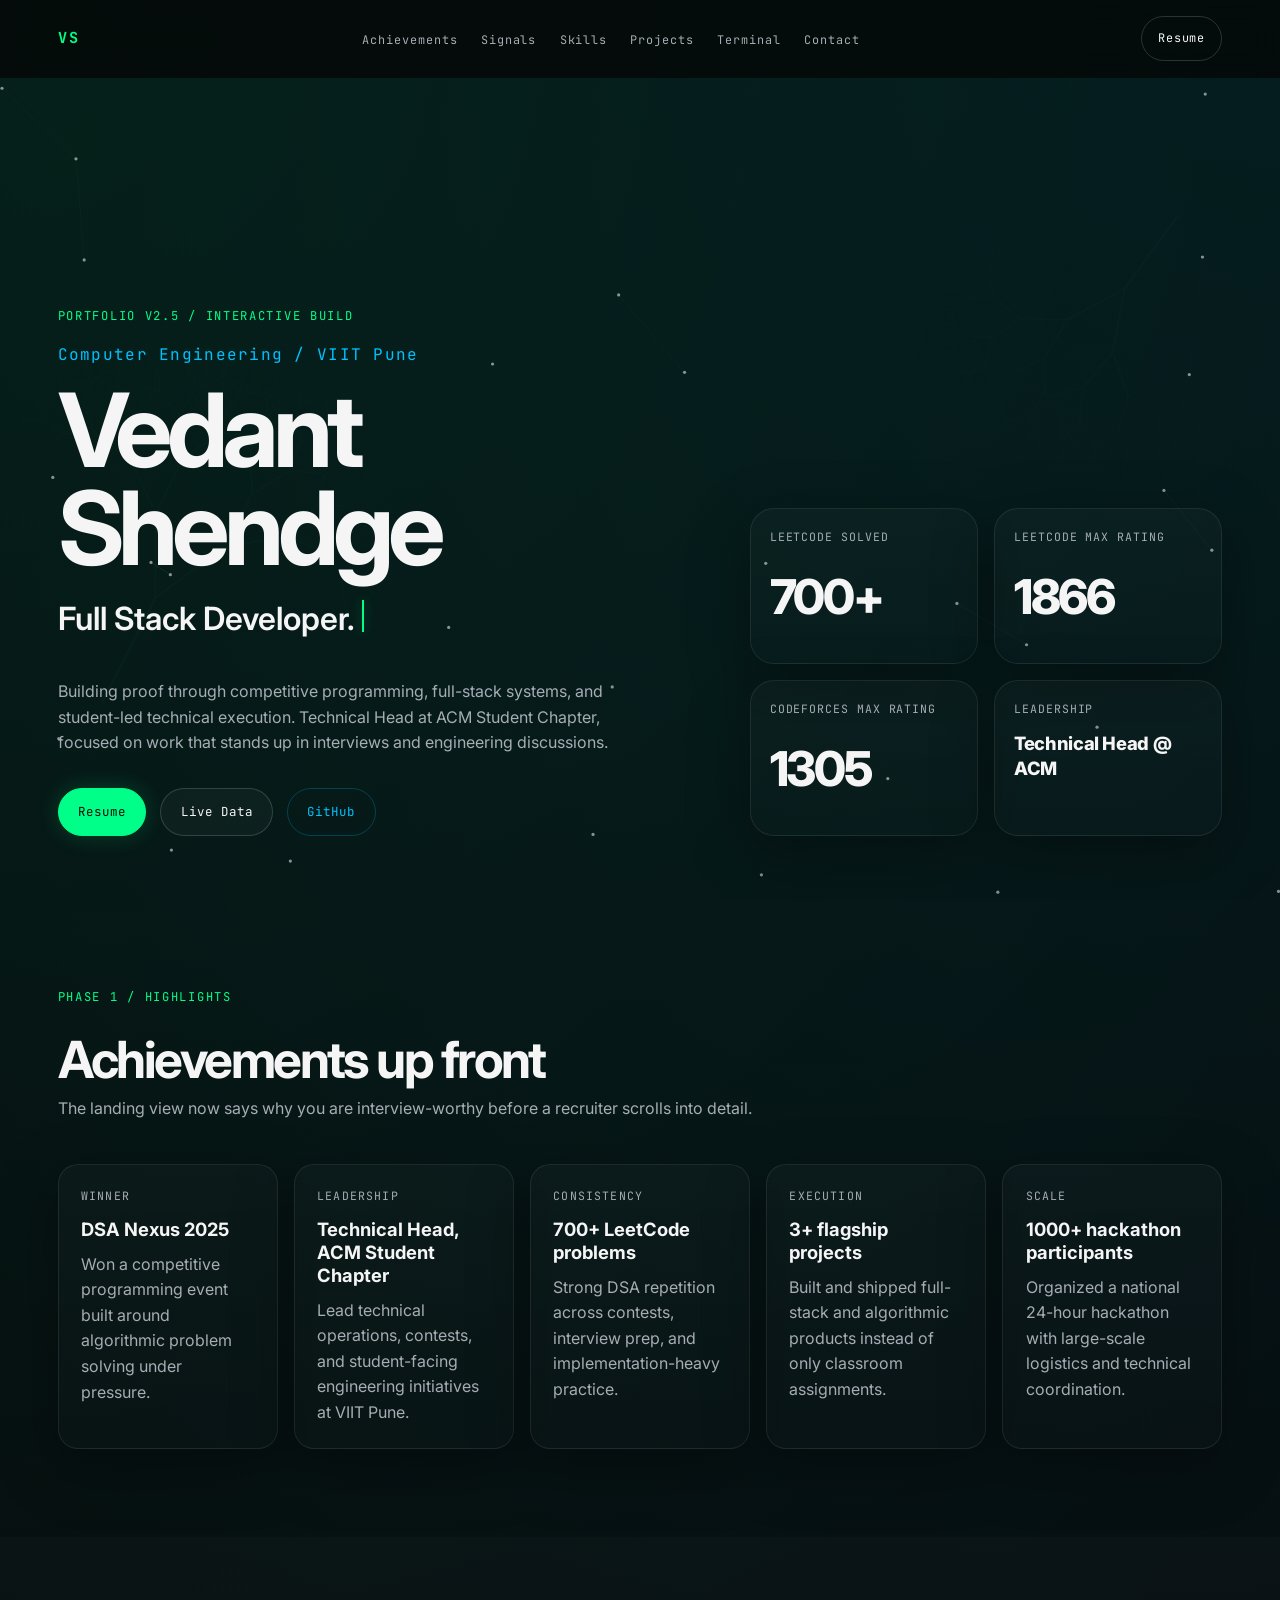
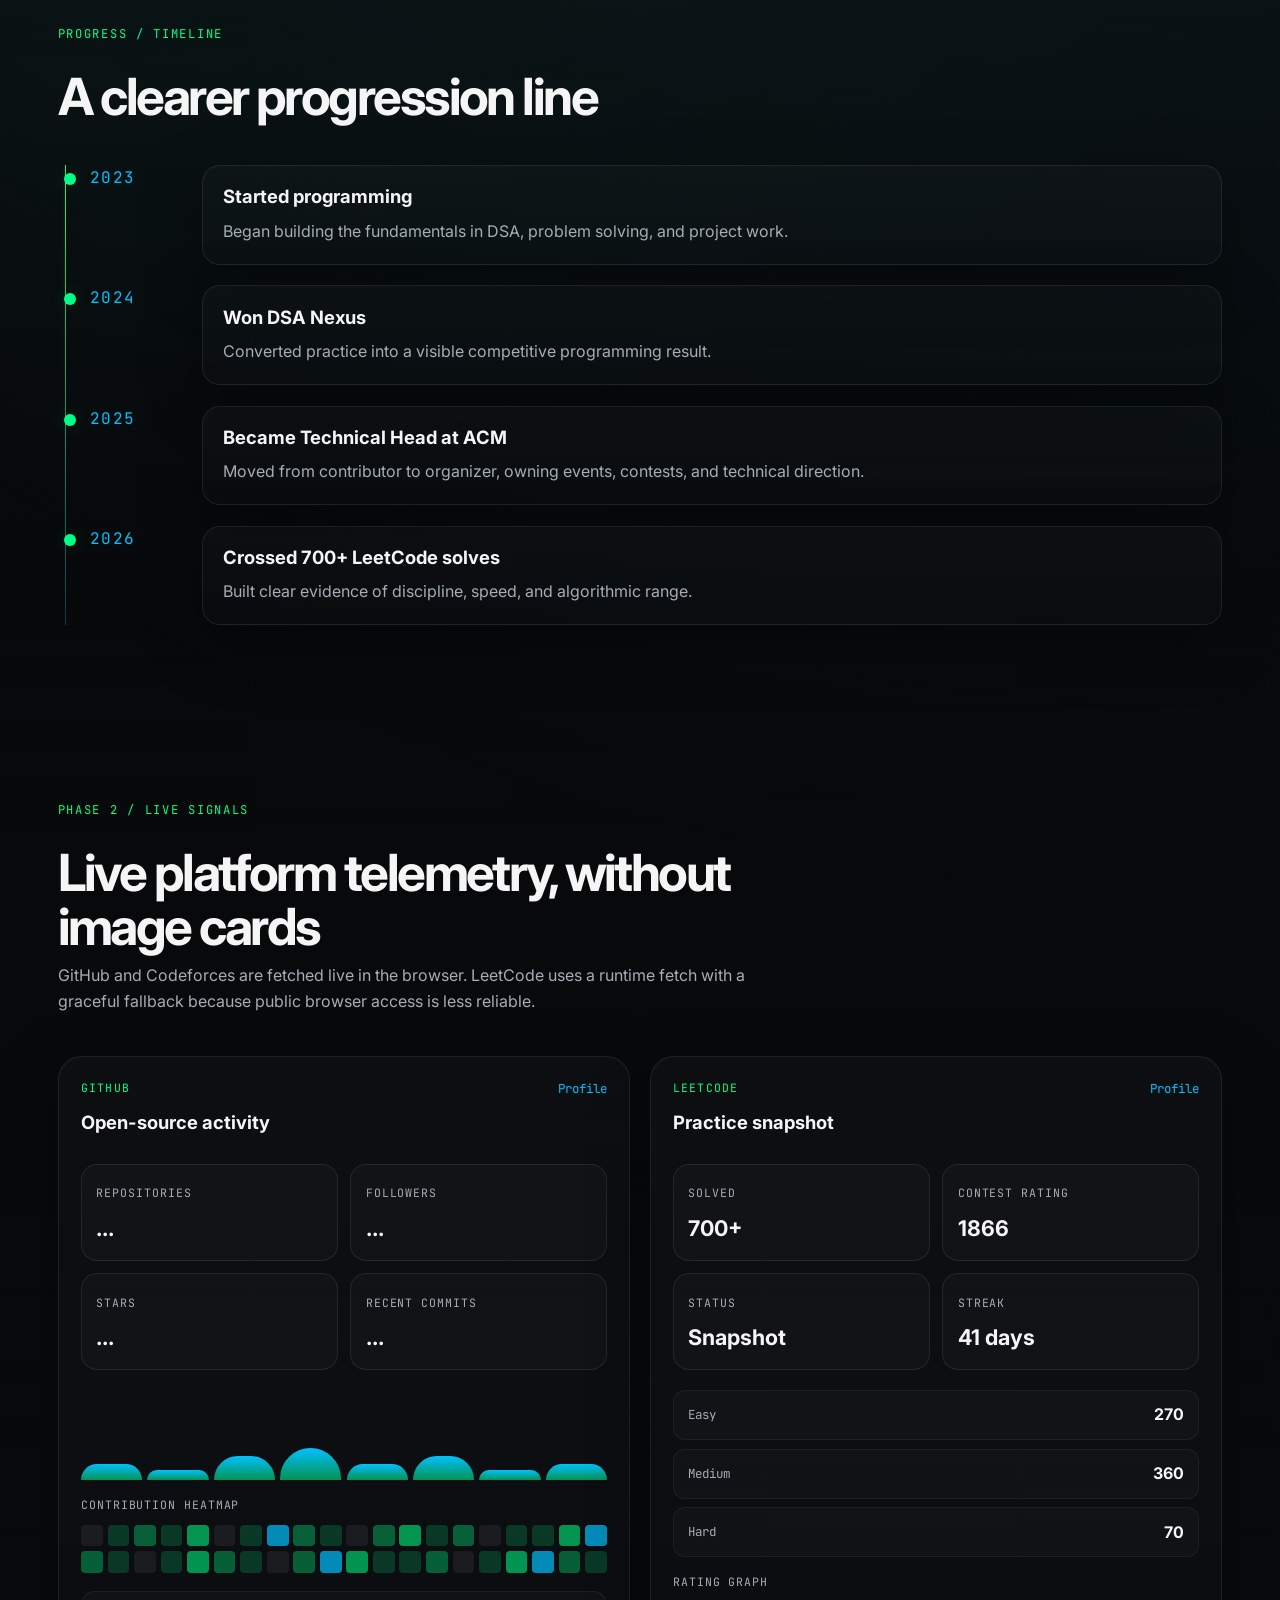
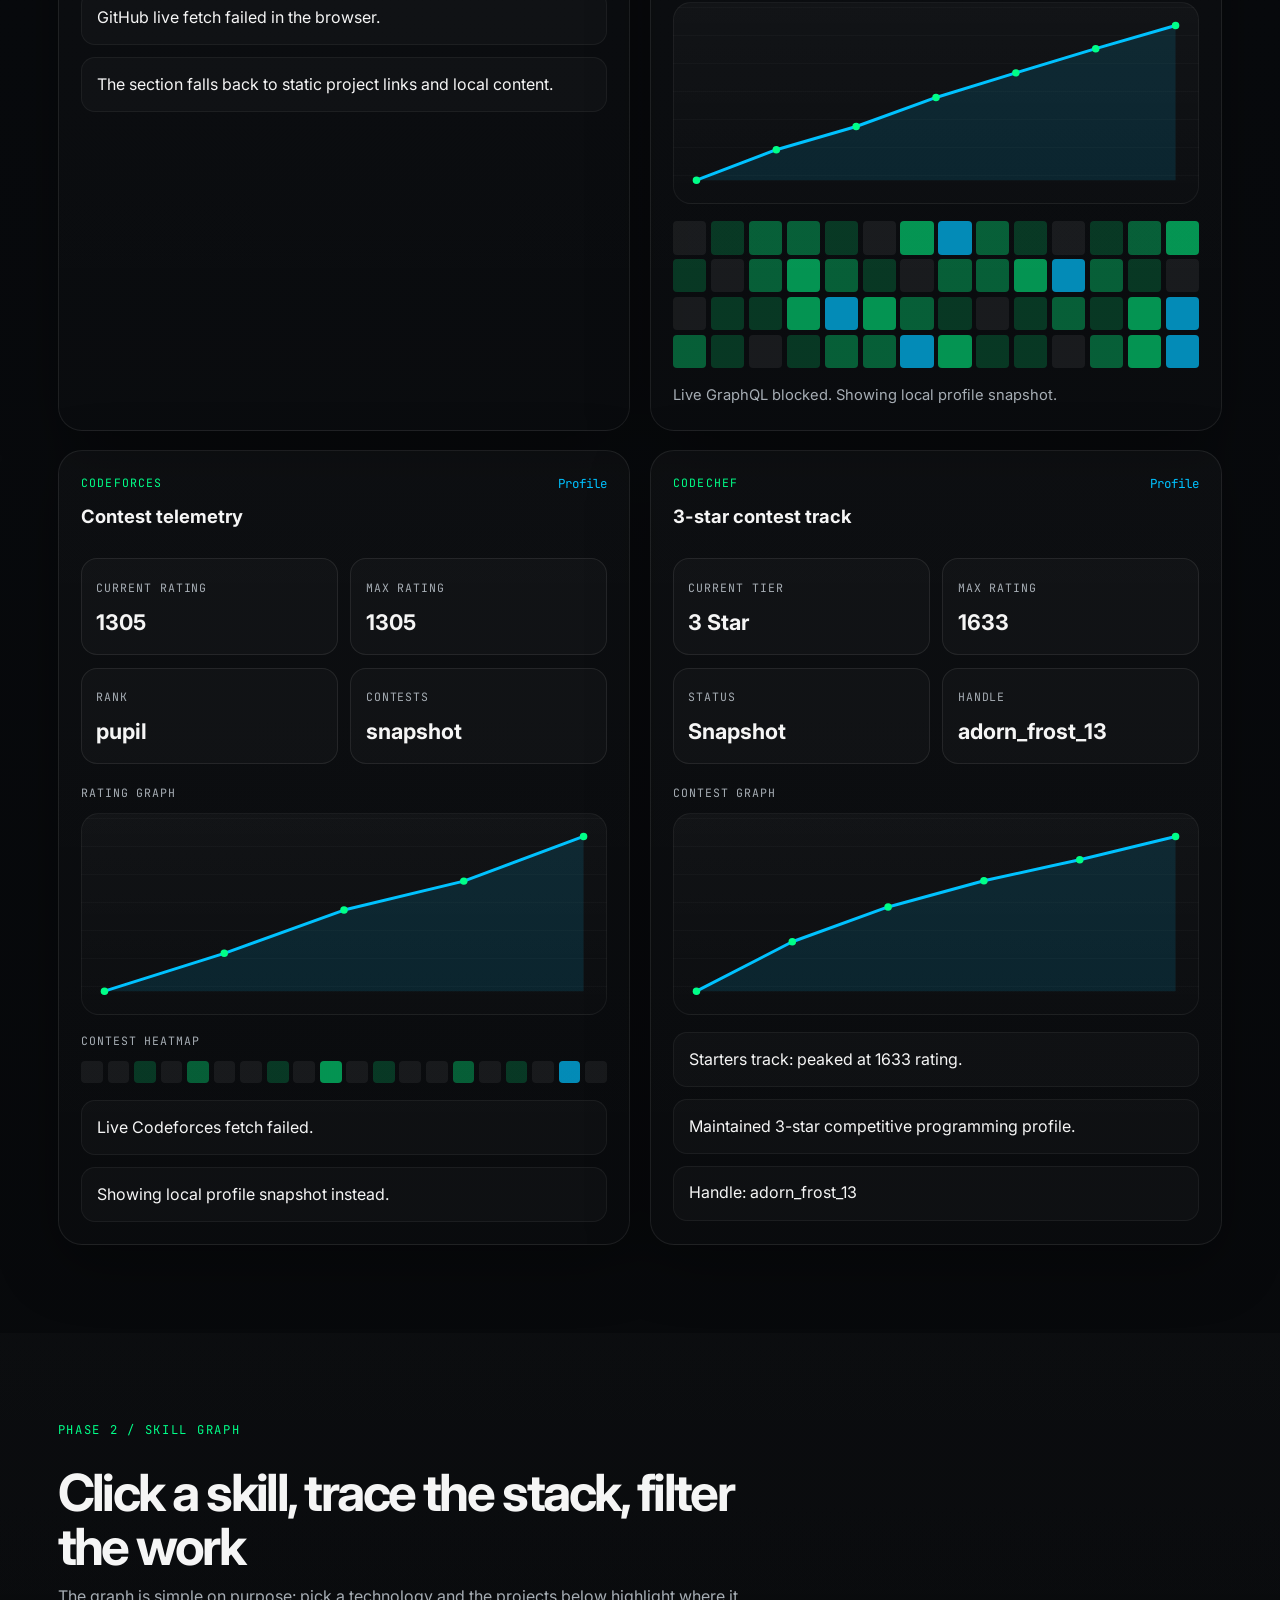
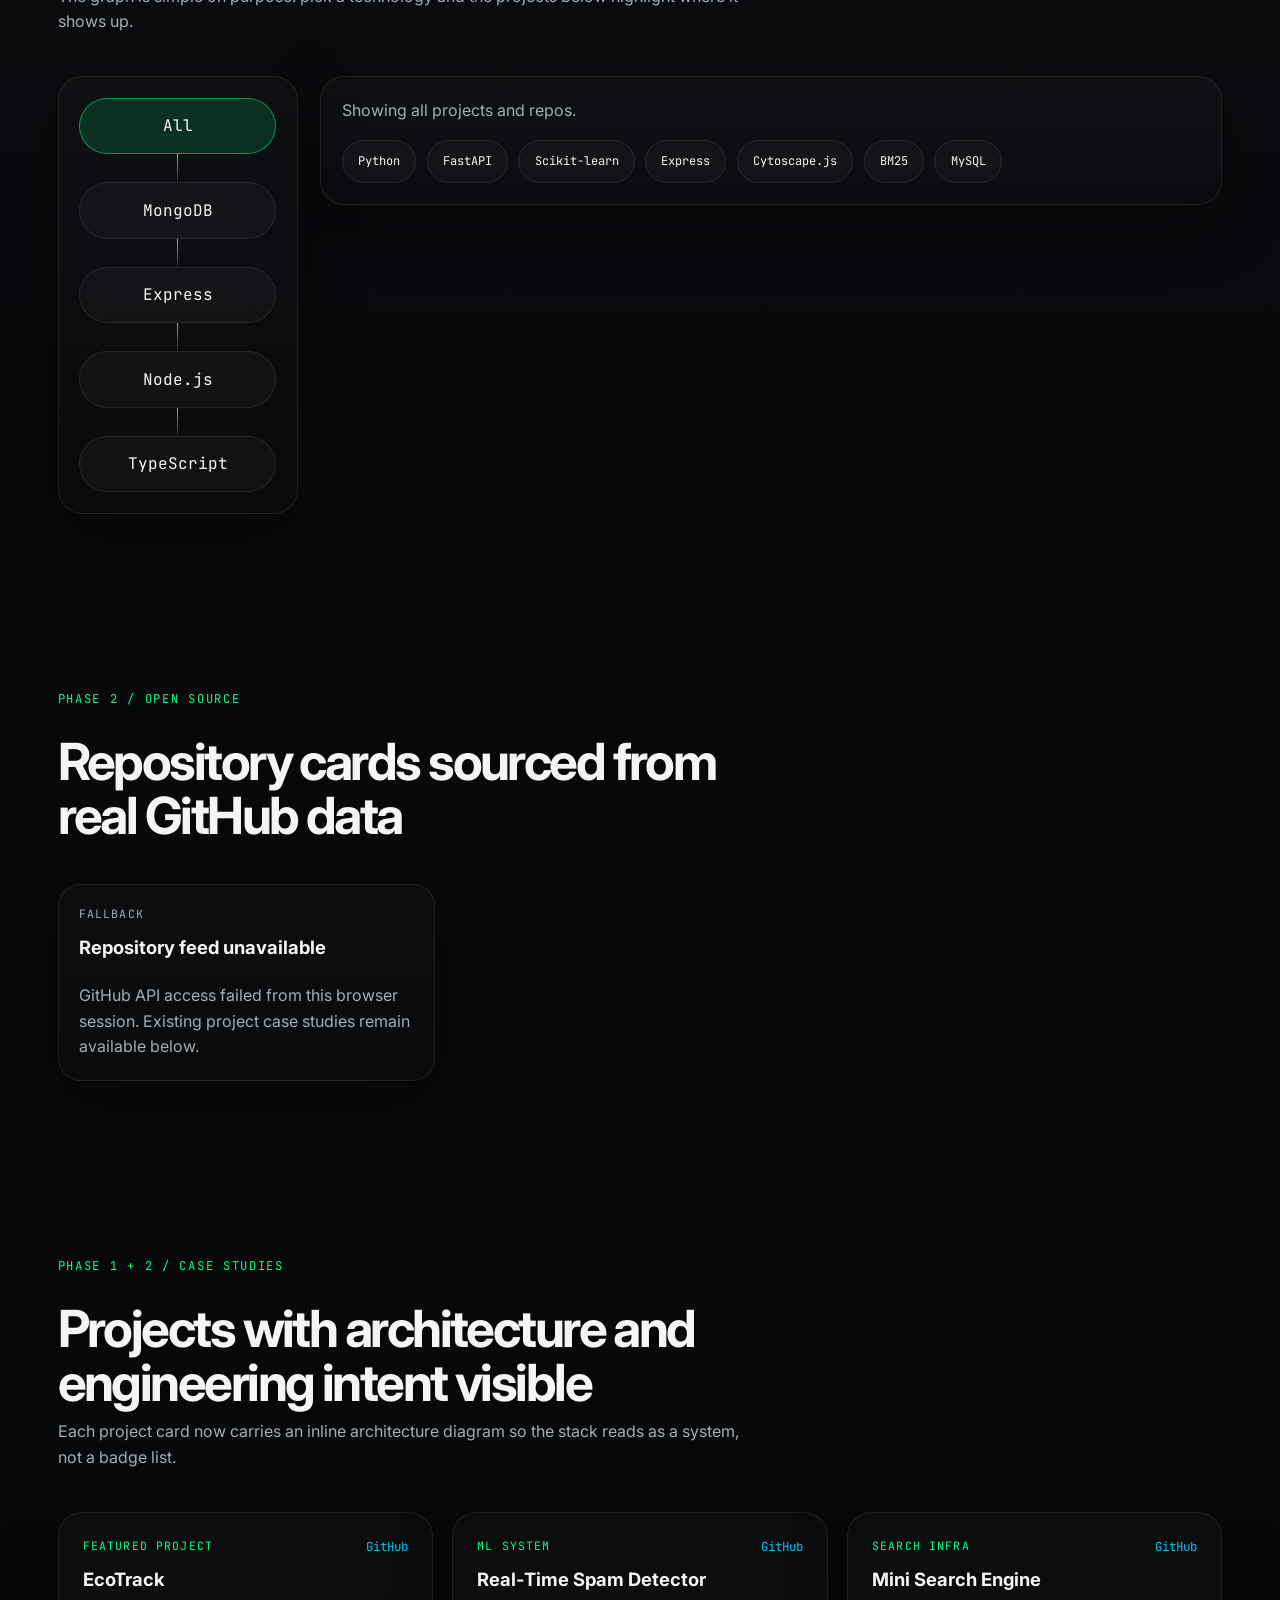
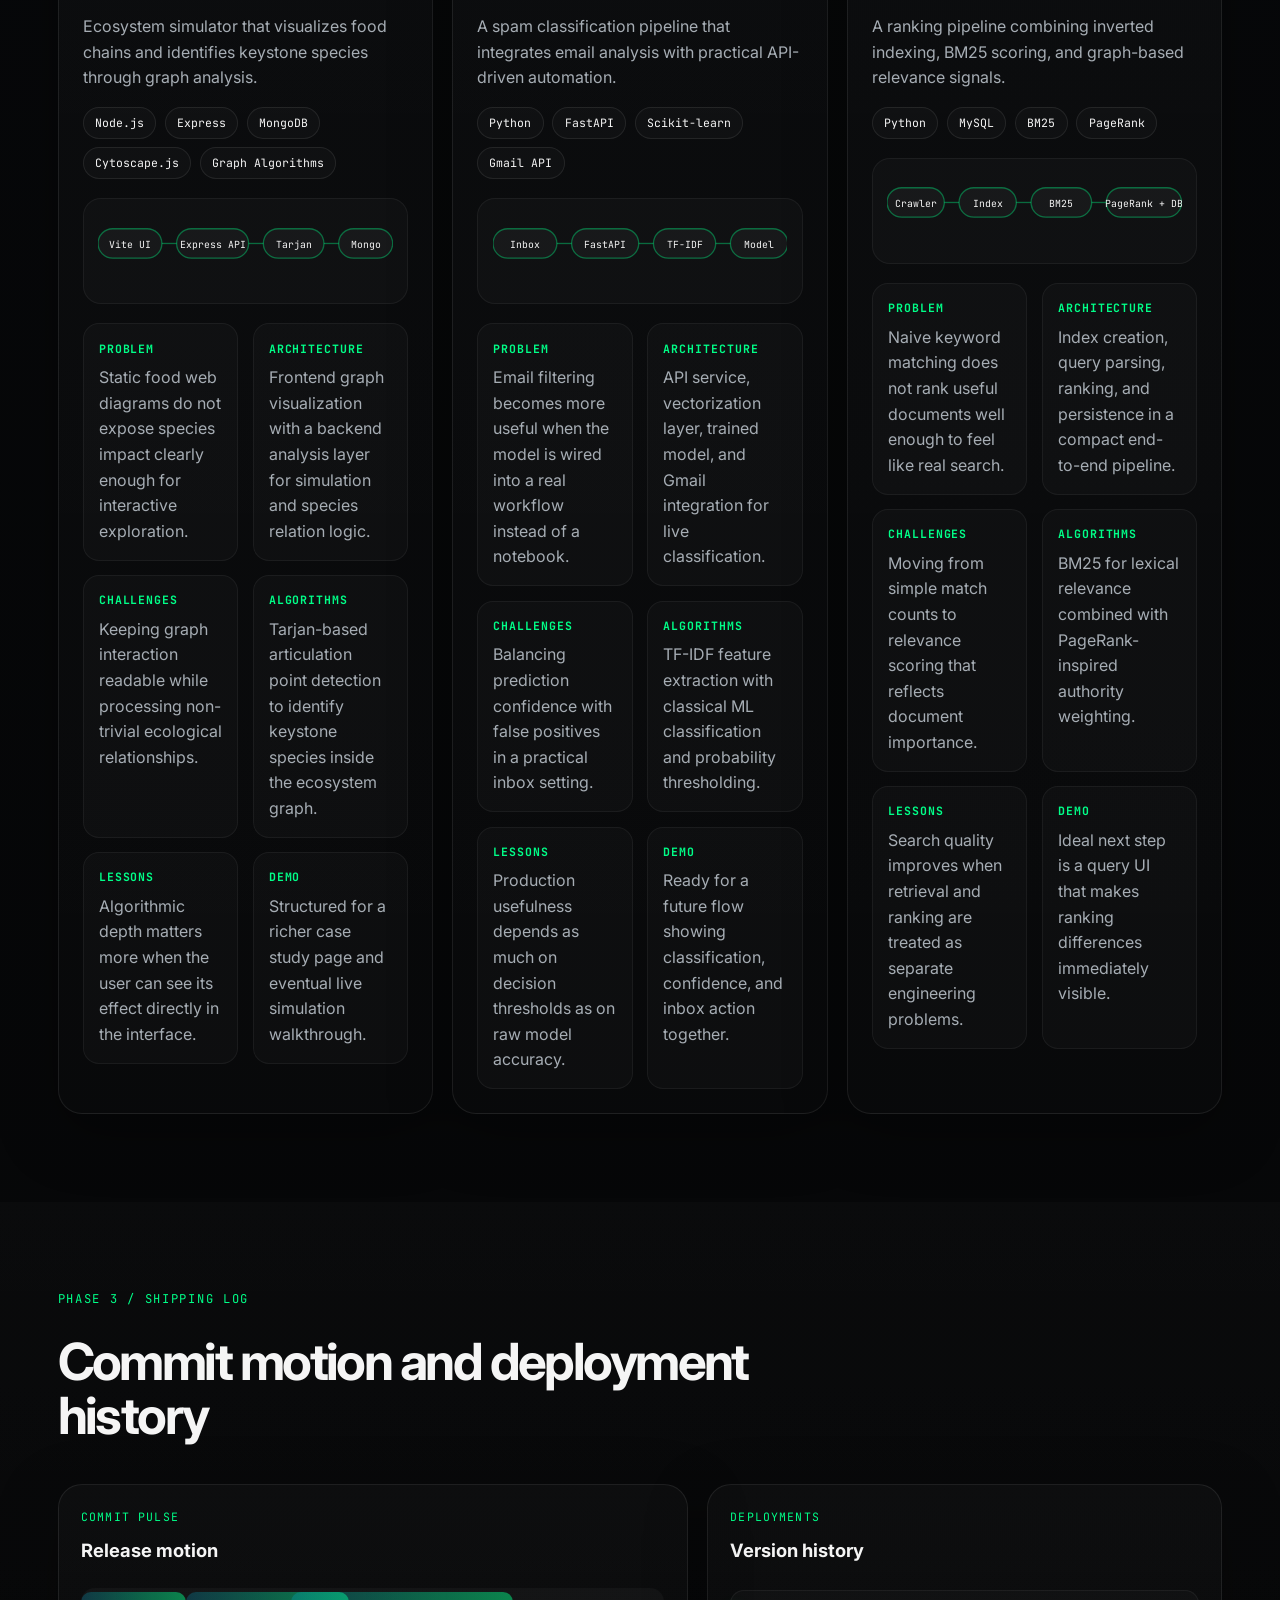
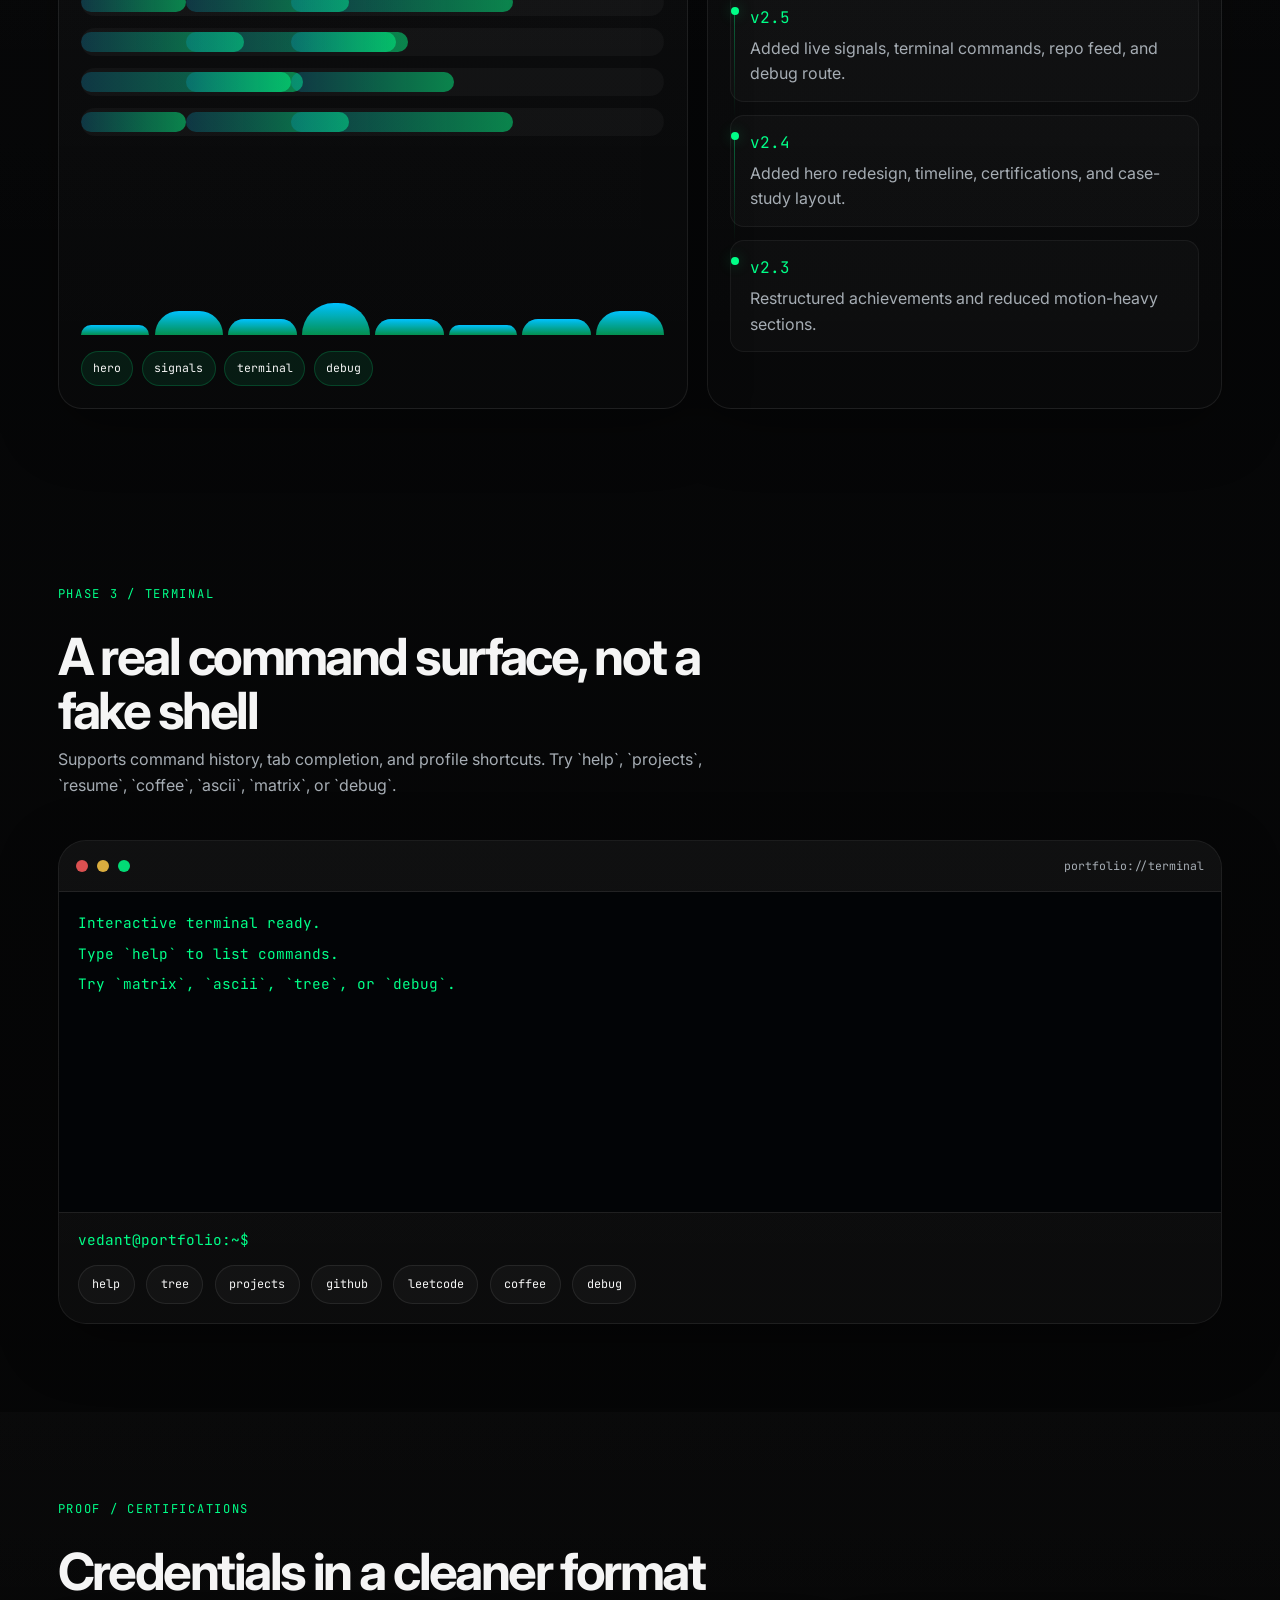
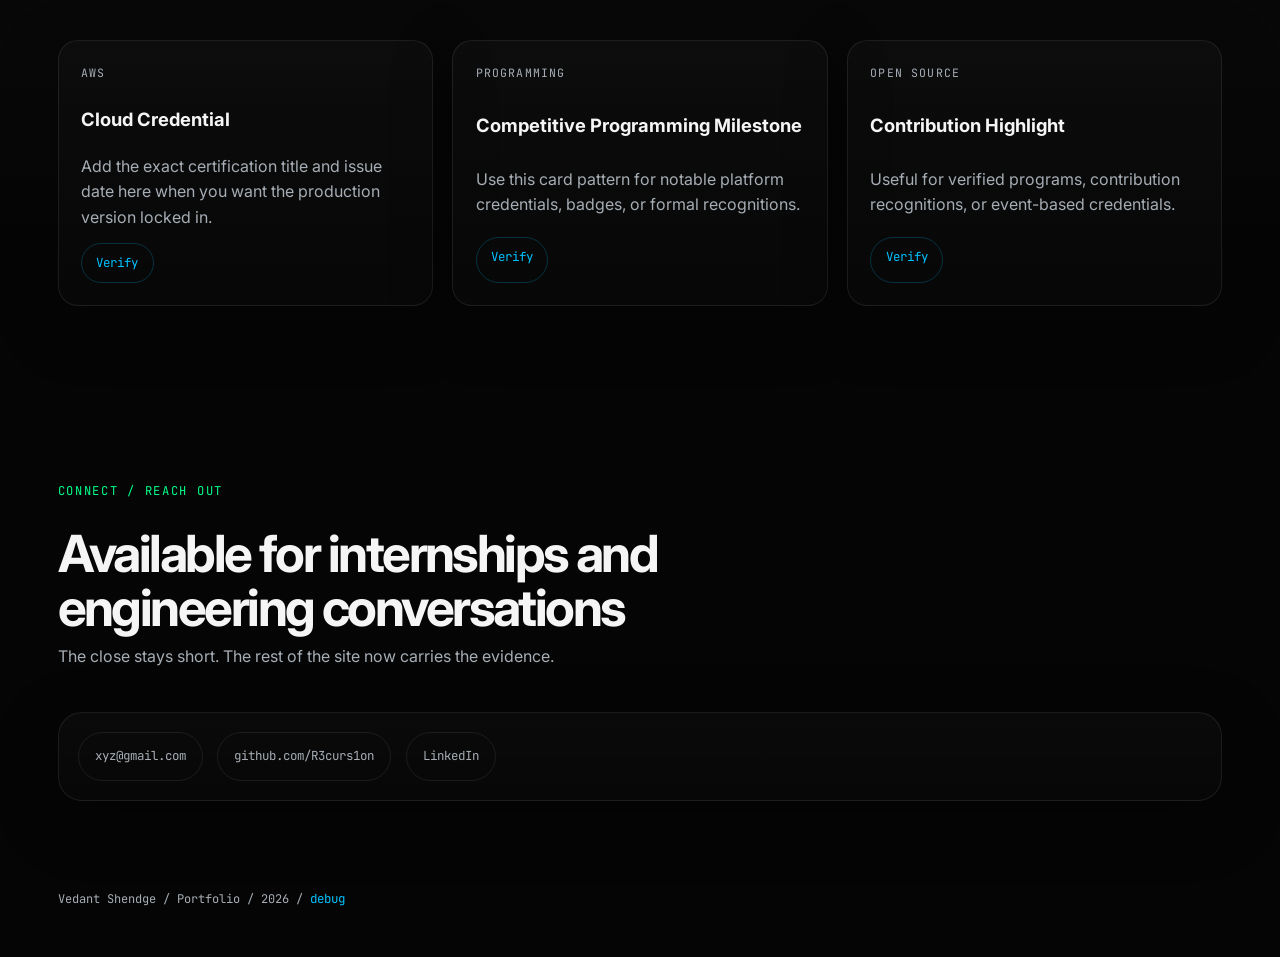
<file: index.html>
<!DOCTYPE html>
<html lang="en">
<head>
  <meta charset="UTF-8">
  <meta name="viewport" content="width=device-width, initial-scale=1.0">
  <title>Vedant Shendge | Portfolio</title>
  <link rel="preconnect" href="https://fonts.googleapis.com">
  <link rel="preconnect" href="https://fonts.gstatic.com" crossorigin>
  <link href="https://fonts.googleapis.com/css2?family=Inter:wght@400;500;600;700;800&family=JetBrains+Mono:wght@400;500;700&display=swap" rel="stylesheet">
  <link rel="stylesheet" href="style.css">
</head>
<body>
  <canvas id="matrixCanvas" aria-hidden="true"></canvas>
  <canvas id="fractalCanvas" aria-hidden="true"></canvas>

  <nav class="site-nav">
    <a href="#hero" class="logo">VS</a>
    <ul class="nav-links">
      <li><a href="#achievements">Achievements</a></li>
      <li><a href="#signals">Signals</a></li>
      <li><a href="#skills">Skills</a></li>
      <li><a href="#projects">Projects</a></li>
      <li><a href="#terminal">Terminal</a></li>
      <li><a href="#contact">Contact</a></li>
    </ul>
    <button class="nav-cta" id="resume-trigger" type="button">Resume</button>
  </nav>

  <main>
    <section id="hero" class="hero">
      <canvas id="heroCanvas" aria-hidden="true"></canvas>
      <div class="hero-shell">
        <div class="hero-copy">
          <p class="section-kicker">Portfolio v2.5 / Interactive Build</p>
          <p class="hero-intro">Computer Engineering / VIIT Pune</p>
          <h1 class="hero-heading">Vedant Shendge</h1>
          <div class="hero-roles" aria-label="Roles">
            <span class="role-line is-active">Competitive Programmer.</span>
            <span class="role-line">Full Stack Developer.</span>
            <span class="role-line">Systems Enthusiast.</span>
          </div>
          <p class="hero-summary">
            Building proof through competitive programming, full-stack systems, and student-led technical execution. Technical Head at ACM Student Chapter, focused on work that stands up in interviews and engineering discussions.
          </p>
          <div class="hero-actions">
            <button class="button button-primary" id="resume-btn-hero" type="button">Resume</button>
            <a class="button button-secondary" href="#signals">Live Data</a>
            <a class="button button-ghost" href="https://github.com/R3curs1on" target="_blank" rel="noreferrer">GitHub</a>
          </div>
        </div>

        <div class="hero-metrics">
          <article class="metric-card">
            <p class="metric-label">LeetCode solved</p>
            <p class="metric-value"><span class="counter" data-target="700" data-suffix="+">0</span></p>
          </article>
          <article class="metric-card">
            <p class="metric-label">LeetCode max rating</p>
            <p class="metric-value"><span class="counter" data-target="1866">0</span></p>
          </article>
          <article class="metric-card">
            <p class="metric-label">Codeforces max rating</p>
            <p class="metric-value"><span class="counter" data-target="1305">0</span></p>
          </article>
          <article class="metric-card">
            <p class="metric-label">Leadership</p>
            <p class="metric-value metric-text">Technical Head @ ACM</p>
          </article>
        </div>
      </div>
    </section>

    <section id="achievements" class="section reveal">
      <div class="section-head">
        <p class="section-kicker">Phase 1 / Highlights</p>
        <h2 class="section-title">Achievements up front</h2>
        <p class="section-copy">The landing view now says why you are interview-worthy before a recruiter scrolls into detail.</p>
      </div>

      <div class="achievement-grid">
        <article class="achievement-card">
          <p class="achievement-tag">Winner</p>
          <h3>DSA Nexus 2025</h3>
          <p>Won a competitive programming event built around algorithmic problem solving under pressure.</p>
        </article>
        <article class="achievement-card">
          <p class="achievement-tag">Leadership</p>
          <h3>Technical Head, ACM Student Chapter</h3>
          <p>Lead technical operations, contests, and student-facing engineering initiatives at VIIT Pune.</p>
        </article>
        <article class="achievement-card">
          <p class="achievement-tag">Consistency</p>
          <h3><span class="counter" data-target="700" data-suffix="+">0</span> LeetCode problems</h3>
          <p>Strong DSA repetition across contests, interview prep, and implementation-heavy practice.</p>
        </article>
        <article class="achievement-card">
          <p class="achievement-tag">Execution</p>
          <h3><span class="counter" data-target="3" data-suffix="+">0</span> flagship projects</h3>
          <p>Built and shipped full-stack and algorithmic products instead of only classroom assignments.</p>
        </article>
        <article class="achievement-card">
          <p class="achievement-tag">Scale</p>
          <h3><span class="counter" data-target="1000" data-suffix="+">0</span> hackathon participants</h3>
          <p>Organized a national 24-hour hackathon with large-scale logistics and technical coordination.</p>
        </article>
      </div>
    </section>

    <section id="timeline" class="section section-muted reveal">
      <div class="section-head">
        <p class="section-kicker">Progress / Timeline</p>
        <h2 class="section-title">A clearer progression line</h2>
      </div>

      <div class="timeline">
        <article class="timeline-item">
          <span class="timeline-year">2023</span>
          <div class="timeline-card">
            <h3>Started programming</h3>
            <p>Began building the fundamentals in DSA, problem solving, and project work.</p>
          </div>
        </article>
        <article class="timeline-item">
          <span class="timeline-year">2024</span>
          <div class="timeline-card">
            <h3>Won DSA Nexus</h3>
            <p>Converted practice into a visible competitive programming result.</p>
          </div>
        </article>
        <article class="timeline-item">
          <span class="timeline-year">2025</span>
          <div class="timeline-card">
            <h3>Became Technical Head at ACM</h3>
            <p>Moved from contributor to organizer, owning events, contests, and technical direction.</p>
          </div>
        </article>
        <article class="timeline-item">
          <span class="timeline-year">2026</span>
          <div class="timeline-card">
            <h3>Crossed 700+ LeetCode solves</h3>
            <p>Built clear evidence of discipline, speed, and algorithmic range.</p>
          </div>
        </article>
      </div>
    </section>

    <section id="signals" class="section reveal">
      <div class="section-head">
        <p class="section-kicker">Phase 2 / Live Signals</p>
        <h2 class="section-title">Live platform telemetry, without image cards</h2>
        <p class="section-copy">GitHub and Codeforces are fetched live in the browser. LeetCode uses a runtime fetch with a graceful fallback because public browser access is less reliable.</p>
      </div>

      <div class="signal-grid signal-grid-rich">
        <article class="signal-card" id="github-card">
          <div class="signal-head">
            <div>
              <p class="signal-provider">GitHub</p>
              <h3>Open-source activity</h3>
            </div>
            <a href="https://github.com/R3curs1on" target="_blank" rel="noreferrer">Profile</a>
          </div>
          <div class="signal-stats" id="github-summary">
            <div class="signal-stat">
              <span class="signal-key">Repositories</span>
              <strong>...</strong>
            </div>
            <div class="signal-stat">
              <span class="signal-key">Followers</span>
              <strong>...</strong>
            </div>
            <div class="signal-stat">
              <span class="signal-key">Stars</span>
              <strong>...</strong>
            </div>
            <div class="signal-stat">
              <span class="signal-key">Recent commits</span>
              <strong>...</strong>
            </div>
          </div>
          <div class="micro-chart" id="github-commit-chart" aria-label="GitHub activity chart"></div>
          <div class="signal-subsection">
            <p class="subsection-label">Contribution Heatmap</p>
            <div class="heatmap heatmap-wide" id="github-heatmap" aria-label="GitHub heatmap"></div>
          </div>
          <ul class="signal-list" id="github-activity">
            <li>Loading recent GitHub activity...</li>
          </ul>
        </article>

        <article class="signal-card" id="leetcode-card">
          <div class="signal-head">
            <div>
              <p class="signal-provider">LeetCode</p>
              <h3>Practice snapshot</h3>
            </div>
            <a href="https://leetcode.com/u/Vedant333/" target="_blank" rel="noreferrer">Profile</a>
          </div>
          <div class="signal-stats" id="leetcode-summary">
            <div class="signal-stat">
              <span class="signal-key">Solved</span>
              <strong>700+</strong>
            </div>
            <div class="signal-stat">
              <span class="signal-key">Contest rating</span>
              <strong>1866</strong>
            </div>
            <div class="signal-stat">
              <span class="signal-key">Status</span>
              <strong>Snapshot</strong>
            </div>
            <div class="signal-stat">
              <span class="signal-key">Streak</span>
              <strong>Active</strong>
            </div>
          </div>
          <div class="difficulty-breakdown" id="leetcode-difficulty">
            <div class="difficulty-row">
              <span>Easy</span>
              <strong>...</strong>
            </div>
            <div class="difficulty-row">
              <span>Medium</span>
              <strong>...</strong>
            </div>
            <div class="difficulty-row">
              <span>Hard</span>
              <strong>...</strong>
            </div>
          </div>
          <div class="signal-subsection">
            <p class="subsection-label">Rating Graph</p>
            <div class="line-chart" id="leetcode-rating-chart" aria-label="LeetCode rating graph"></div>
          </div>
          <div class="heatmap" id="leetcode-heatmap" aria-label="LeetCode heatmap"></div>
          <p class="signal-note" id="leetcode-note">Attempting live profile fetch. Falls back to a local snapshot if the provider blocks cross-origin requests.</p>
        </article>

        <article class="signal-card" id="codeforces-card">
          <div class="signal-head">
            <div>
              <p class="signal-provider">Codeforces</p>
              <h3>Contest telemetry</h3>
            </div>
            <a href="https://codeforces.com/profile/vedant333" target="_blank" rel="noreferrer">Profile</a>
          </div>
          <div class="signal-stats" id="codeforces-summary">
            <div class="signal-stat">
              <span class="signal-key">Current rating</span>
              <strong>...</strong>
            </div>
            <div class="signal-stat">
              <span class="signal-key">Max rating</span>
              <strong>...</strong>
            </div>
            <div class="signal-stat">
              <span class="signal-key">Rank</span>
              <strong>...</strong>
            </div>
            <div class="signal-stat">
              <span class="signal-key">Contests</span>
              <strong>...</strong>
            </div>
          </div>
          <div class="signal-subsection">
            <p class="subsection-label">Rating Graph</p>
            <div class="line-chart" id="codeforces-rating-chart" aria-label="Codeforces rating graph"></div>
          </div>
          <div class="signal-subsection">
            <p class="subsection-label">Contest Heatmap</p>
            <div class="heatmap heatmap-wide" id="codeforces-heatmap" aria-label="Codeforces heatmap"></div>
          </div>
          <ul class="signal-list" id="codeforces-contests">
            <li>Loading Codeforces contests...</li>
          </ul>
        </article>

        <article class="signal-card" id="codechef-card">
          <div class="signal-head">
            <div>
              <p class="signal-provider">CodeChef</p>
              <h3>3-star contest track</h3>
            </div>
            <a href="https://www.codechef.com/users/adorn_frost_13" target="_blank" rel="noreferrer">Profile</a>
          </div>
          <div class="signal-stats" id="codechef-summary">
            <div class="signal-stat">
              <span class="signal-key">Current tier</span>
              <strong>3 Star</strong>
            </div>
            <div class="signal-stat">
              <span class="signal-key">Max rating</span>
              <strong>1633</strong>
            </div>
            <div class="signal-stat">
              <span class="signal-key">Status</span>
              <strong>Snapshot</strong>
            </div>
            <div class="signal-stat">
              <span class="signal-key">Handle</span>
              <strong>adorn_frost_13</strong>
            </div>
          </div>
          <div class="signal-subsection">
            <p class="subsection-label">Contest Graph</p>
            <div class="line-chart" id="codechef-rating-chart" aria-label="CodeChef rating graph"></div>
          </div>
          <ul class="signal-list" id="codechef-contests">
            <li>CodeChef public API is not reliably available from the browser. Showing curated contest history snapshot.</li>
          </ul>
        </article>
      </div>
    </section>

    <section id="skills" class="section section-muted reveal">
      <div class="section-head">
        <p class="section-kicker">Phase 2 / Skill Graph</p>
        <h2 class="section-title">Click a skill, trace the stack, filter the work</h2>
        <p class="section-copy">The graph is simple on purpose: pick a technology and the projects below highlight where it shows up.</p>
      </div>

      <div class="skill-shell">
        <div class="skill-graph">
          <button class="skill-node is-active" type="button" data-skill="all">All</button>
          <div class="skill-link"></div>
          <button class="skill-node" type="button" data-skill="MongoDB">MongoDB</button>
          <div class="skill-link"></div>
          <button class="skill-node" type="button" data-skill="Express">Express</button>
          <div class="skill-link"></div>
          <button class="skill-node" type="button" data-skill="Node.js">Node.js</button>
          <div class="skill-link"></div>
          <button class="skill-node" type="button" data-skill="TypeScript">TypeScript</button>
        </div>

        <div class="skill-legend">
          <p class="legend-status" id="skill-filter-status">Showing all projects and repos.</p>
          <div class="skill-pills">
            <button class="skill-chip" type="button" data-skill="Python">Python</button>
            <button class="skill-chip" type="button" data-skill="FastAPI">FastAPI</button>
            <button class="skill-chip" type="button" data-skill="Scikit-learn">Scikit-learn</button>
            <button class="skill-chip" type="button" data-skill="Express">Express</button>
            <button class="skill-chip" type="button" data-skill="Cytoscape.js">Cytoscape.js</button>
            <button class="skill-chip" type="button" data-skill="BM25">BM25</button>
            <button class="skill-chip" type="button" data-skill="MySQL">MySQL</button>
          </div>
        </div>
      </div>
    </section>

    <section id="open-source" class="section reveal">
      <div class="section-head">
        <p class="section-kicker">Phase 2 / Open Source</p>
        <h2 class="section-title">Repository cards sourced from real GitHub data</h2>
      </div>

      <div class="repo-grid" id="repo-grid">
        <article class="repo-card">
          <p>Loading repositories...</p>
        </article>
      </div>
    </section>

    <section id="projects" class="section reveal">
      <div class="section-head">
        <p class="section-kicker">Phase 1 + 2 / Case Studies</p>
        <h2 class="section-title">Projects with architecture and engineering intent visible</h2>
        <p class="section-copy">Each project card now carries an inline architecture diagram so the stack reads as a system, not a badge list.</p>
      </div>

      <div class="project-grid">
        <article class="project-card" data-skills="Express,Cytoscape.js,Graph Algorithms,MongoDB,Node.js">
          <div class="project-header">
            <div>
              <p class="project-label">Featured Project</p>
              <h3>EcoTrack</h3>
            </div>
            <div class="project-actions">
              <a href="https://github.com/R3curs1on/Eco_Track" target="_blank" rel="noreferrer">GitHub</a>
            </div>
          </div>
          <p class="project-summary">Ecosystem simulator that visualizes food chains and identifies keystone species through graph analysis.</p>
          <div class="project-stack">
            <span>Node.js</span>
            <span>Express</span>
            <span>MongoDB</span>
            <span>Cytoscape.js</span>
            <span>Graph Algorithms</span>
          </div>
          <div class="architecture-diagram">
            <svg viewBox="0 0 360 92" role="img" aria-label="EcoTrack architecture diagram">
              <g>
                <rect x="0" y="18" width="78" height="36" rx="18"></rect>
                <text x="39" y="41" text-anchor="middle">Vite UI</text>
                <rect x="96" y="18" width="88" height="36" rx="18"></rect>
                <text x="140" y="41" text-anchor="middle">Express API</text>
                <rect x="202" y="18" width="74" height="36" rx="18"></rect>
                <text x="239" y="41" text-anchor="middle">Tarjan</text>
                <rect x="294" y="18" width="66" height="36" rx="18"></rect>
                <text x="327" y="41" text-anchor="middle">Mongo</text>
                <path d="M78 36H96"></path>
                <path d="M184 36H202"></path>
                <path d="M276 36H294"></path>
              </g>
            </svg>
          </div>
          <div class="case-study-grid">
            <section>
              <h4>Problem</h4>
              <p>Static food web diagrams do not expose species impact clearly enough for interactive exploration.</p>
            </section>
            <section>
              <h4>Architecture</h4>
              <p>Frontend graph visualization with a backend analysis layer for simulation and species relation logic.</p>
            </section>
            <section>
              <h4>Challenges</h4>
              <p>Keeping graph interaction readable while processing non-trivial ecological relationships.</p>
            </section>
            <section>
              <h4>Algorithms</h4>
              <p>Tarjan-based articulation point detection to identify keystone species inside the ecosystem graph.</p>
            </section>
            <section>
              <h4>Lessons</h4>
              <p>Algorithmic depth matters more when the user can see its effect directly in the interface.</p>
            </section>
            <section>
              <h4>Demo</h4>
              <p>Structured for a richer case study page and eventual live simulation walkthrough.</p>
            </section>
          </div>
        </article>

        <article class="project-card" data-skills="Python,FastAPI,Scikit-learn,Gmail API">
          <div class="project-header">
            <div>
              <p class="project-label">ML System</p>
              <h3>Real-Time Spam Detector</h3>
            </div>
            <div class="project-actions">
              <a href="https://github.com/R3curs1on/SpamOrHamEnronDataset" target="_blank" rel="noreferrer">GitHub</a>
            </div>
          </div>
          <p class="project-summary">A spam classification pipeline that integrates email analysis with practical API-driven automation.</p>
          <div class="project-stack">
            <span>Python</span>
            <span>FastAPI</span>
            <span>Scikit-learn</span>
            <span>Gmail API</span>
          </div>
          <div class="architecture-diagram">
            <svg viewBox="0 0 360 92" role="img" aria-label="Spam detector architecture diagram">
              <g>
                <rect x="0" y="18" width="78" height="36" rx="18"></rect>
                <text x="39" y="41" text-anchor="middle">Inbox</text>
                <rect x="96" y="18" width="82" height="36" rx="18"></rect>
                <text x="137" y="41" text-anchor="middle">FastAPI</text>
                <rect x="196" y="18" width="76" height="36" rx="18"></rect>
                <text x="234" y="41" text-anchor="middle">TF-IDF</text>
                <rect x="290" y="18" width="70" height="36" rx="18"></rect>
                <text x="325" y="41" text-anchor="middle">Model</text>
                <path d="M78 36H96"></path>
                <path d="M178 36H196"></path>
                <path d="M272 36H290"></path>
              </g>
            </svg>
          </div>
          <div class="case-study-grid">
            <section>
              <h4>Problem</h4>
              <p>Email filtering becomes more useful when the model is wired into a real workflow instead of a notebook.</p>
            </section>
            <section>
              <h4>Architecture</h4>
              <p>API service, vectorization layer, trained model, and Gmail integration for live classification.</p>
            </section>
            <section>
              <h4>Challenges</h4>
              <p>Balancing prediction confidence with false positives in a practical inbox setting.</p>
            </section>
            <section>
              <h4>Algorithms</h4>
              <p>TF-IDF feature extraction with classical ML classification and probability thresholding.</p>
            </section>
            <section>
              <h4>Lessons</h4>
              <p>Production usefulness depends as much on decision thresholds as on raw model accuracy.</p>
            </section>
            <section>
              <h4>Demo</h4>
              <p>Ready for a future flow showing classification, confidence, and inbox action together.</p>
            </section>
          </div>
        </article>

        <article class="project-card" data-skills="Python,MySQL,BM25,PageRank">
          <div class="project-header">
            <div>
              <p class="project-label">Search Infra</p>
              <h3>Mini Search Engine</h3>
            </div>
            <div class="project-actions">
              <a href="https://github.com/R3curs1on/MiniSearchEngine" target="_blank" rel="noreferrer">GitHub</a>
            </div>
          </div>
          <p class="project-summary">A ranking pipeline combining inverted indexing, BM25 scoring, and graph-based relevance signals.</p>
          <div class="project-stack">
            <span>Python</span>
            <span>MySQL</span>
            <span>BM25</span>
            <span>PageRank</span>
          </div>
          <div class="architecture-diagram">
            <svg viewBox="0 0 360 92" role="img" aria-label="Search engine architecture diagram">
              <g>
                <rect x="0" y="18" width="70" height="36" rx="18"></rect>
                <text x="35" y="41" text-anchor="middle">Crawler</text>
                <rect x="88" y="18" width="70" height="36" rx="18"></rect>
                <text x="123" y="41" text-anchor="middle">Index</text>
                <rect x="176" y="18" width="74" height="36" rx="18"></rect>
                <text x="213" y="41" text-anchor="middle">BM25</text>
                <rect x="268" y="18" width="92" height="36" rx="18"></rect>
                <text x="314" y="41" text-anchor="middle">PageRank + DB</text>
                <path d="M70 36H88"></path>
                <path d="M158 36H176"></path>
                <path d="M250 36H268"></path>
              </g>
            </svg>
          </div>
          <div class="case-study-grid">
            <section>
              <h4>Problem</h4>
              <p>Naive keyword matching does not rank useful documents well enough to feel like real search.</p>
            </section>
            <section>
              <h4>Architecture</h4>
              <p>Index creation, query parsing, ranking, and persistence in a compact end-to-end pipeline.</p>
            </section>
            <section>
              <h4>Challenges</h4>
              <p>Moving from simple match counts to relevance scoring that reflects document importance.</p>
            </section>
            <section>
              <h4>Algorithms</h4>
              <p>BM25 for lexical relevance combined with PageRank-inspired authority weighting.</p>
            </section>
            <section>
              <h4>Lessons</h4>
              <p>Search quality improves when retrieval and ranking are treated as separate engineering problems.</p>
            </section>
            <section>
              <h4>Demo</h4>
              <p>Ideal next step is a query UI that makes ranking differences immediately visible.</p>
            </section>
          </div>
        </article>
      </div>
    </section>

    <section id="shipping" class="section section-muted reveal">
      <div class="section-head">
        <p class="section-kicker">Phase 3 / Shipping Log</p>
        <h2 class="section-title">Commit motion and deployment history</h2>
      </div>

      <div class="shipping-grid">
        <article class="ship-card ship-card-spotlight">
          <div class="signal-head">
            <div>
              <p class="signal-provider">Commit Pulse</p>
              <h3>Release motion</h3>
            </div>
          </div>
          <div class="ship-motion" id="ship-motion"></div>
          <div class="micro-chart chart-tall" id="commit-timeline"></div>
          <div class="release-tags" id="release-tags">
            <span>hero</span>
            <span>signals</span>
            <span>terminal</span>
            <span>debug</span>
          </div>
        </article>

        <article class="ship-card">
          <div class="signal-head">
            <div>
              <p class="signal-provider">Deployments</p>
              <h3>Version history</h3>
            </div>
          </div>
          <div class="deploy-list deploy-list-rich" id="version-history">
            <article class="deploy-item">
              <span>v2.5</span>
              <p>Added live signals, terminal commands, repo feed, and debug route.</p>
            </article>
            <article class="deploy-item">
              <span>v2.4</span>
              <p>Added hero redesign, timeline, certifications, and case-study layout.</p>
            </article>
            <article class="deploy-item">
              <span>v2.3</span>
              <p>Restructured achievements and reduced motion-heavy sections.</p>
            </article>
          </div>
        </article>
      </div>
    </section>

    <section id="terminal" class="section reveal">
      <div class="section-head">
        <p class="section-kicker">Phase 3 / Terminal</p>
        <h2 class="section-title">A real command surface, not a fake shell</h2>
        <p class="section-copy">Supports command history, tab completion, and profile shortcuts. Try `help`, `projects`, `resume`, `coffee`, `ascii`, `matrix`, or `debug`.</p>
      </div>

      <div class="terminal-shell">
        <div class="terminal-topbar">
          <span></span>
          <span></span>
          <span></span>
          <p>portfolio://terminal</p>
        </div>
        <div class="terminal-output" id="terminal-output"></div>
        <label class="terminal-input-row" for="terminal-input">
          <span class="terminal-prompt">vedant@portfolio:~$</span>
          <input id="terminal-input" class="terminal-input" type="text" autocomplete="off" spellcheck="false">
        </label>
        <div class="terminal-shortcuts">
          <button type="button" class="terminal-shortcut" data-command="help">help</button>
          <button type="button" class="terminal-shortcut" data-command="tree">tree</button>
          <button type="button" class="terminal-shortcut" data-command="projects">projects</button>
          <button type="button" class="terminal-shortcut" data-command="github">github</button>
          <button type="button" class="terminal-shortcut" data-command="leetcode">leetcode</button>
          <button type="button" class="terminal-shortcut" data-command="coffee">coffee</button>
          <button type="button" class="terminal-shortcut" data-command="debug">debug</button>
        </div>
      </div>
    </section>

    <section id="certifications" class="section section-muted reveal">
      <div class="section-head">
        <p class="section-kicker">Proof / Certifications</p>
        <h2 class="section-title">Credentials in a cleaner format</h2>
      </div>

      <div class="cert-grid">
        <article class="cert-card">
          <p class="cert-provider">AWS</p>
          <h3>Cloud Credential</h3>
          <p>Add the exact certification title and issue date here when you want the production version locked in.</p>
          <a href="#" aria-disabled="true">Verify</a>
        </article>
        <article class="cert-card">
          <p class="cert-provider">Programming</p>
          <h3>Competitive Programming Milestone</h3>
          <p>Use this card pattern for notable platform credentials, badges, or formal recognitions.</p>
          <a href="#" aria-disabled="true">Verify</a>
        </article>
        <article class="cert-card">
          <p class="cert-provider">Open Source</p>
          <h3>Contribution Highlight</h3>
          <p>Useful for verified programs, contribution recognitions, or event-based credentials.</p>
          <a href="https://github.com/R3curs1on" target="_blank" rel="noreferrer">Verify</a>
        </article>
      </div>
    </section>

    <section id="contact" class="section reveal">
      <div class="section-head">
        <p class="section-kicker">Connect / Reach out</p>
        <h2 class="section-title">Available for internships and engineering conversations</h2>
        <p class="section-copy">The close stays short. The rest of the site now carries the evidence.</p>
      </div>

      <div class="contact-panel">
        <a class="contact-link" href="mailto:xyz@gmail.com">xyz@gmail.com</a>
        <a class="contact-link" href="https://github.com/R3curs1on" target="_blank" rel="noreferrer">github.com/R3curs1on</a>
        <a class="contact-link" href="https://www.linkedin.com/" target="_blank" rel="noreferrer">LinkedIn</a>
      </div>
    </section>
  </main>

  <footer class="site-footer">
    <p>Vedant Shendge / Portfolio / 2026 / <a href="debug.html">debug</a></p>
  </footer>

  <div class="modal-overlay" id="resume-modal" aria-hidden="true">
    <button class="modal-close" id="resume-close" type="button">Close</button>
    <div class="resume-panel">
      <p class="resume-label">Resume Preview</p>
      <iframe id="resume-frame" src="" title="Resume preview"></iframe>
    </div>
  </div>

  <script src="script.js"></script>
</body>
</html>
</file>
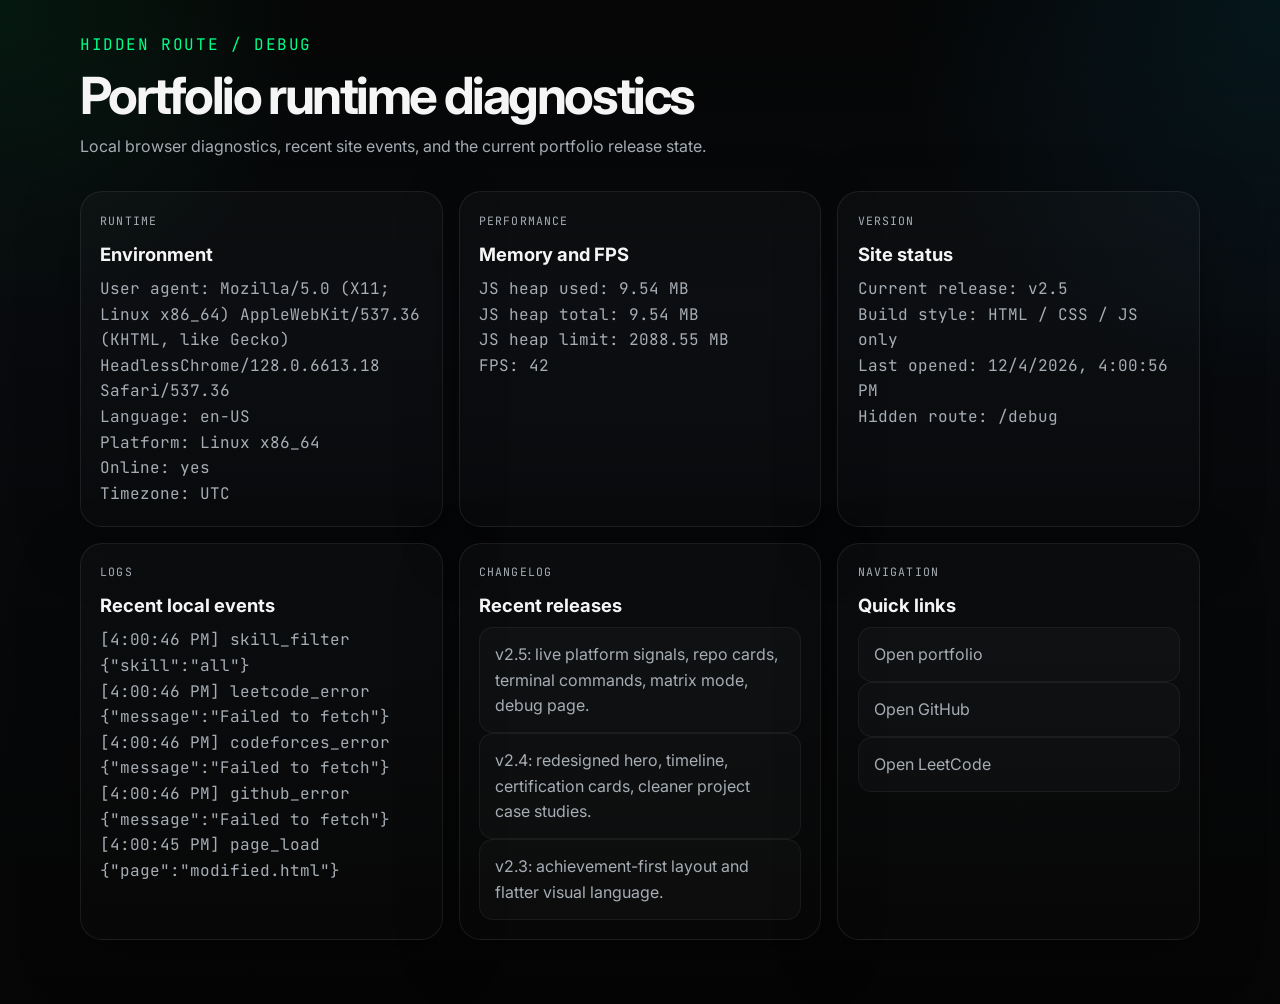
<file: debug.html>
<!-- debug.html -->
<!DOCTYPE html>
<html lang="en">
<head>
  <meta charset="UTF-8">
  <meta name="viewport" content="width=device-width, initial-scale=1.0">
  <title>Portfolio Debug</title>
  <link rel="preconnect" href="https://fonts.googleapis.com">
  <link rel="preconnect" href="https://fonts.gstatic.com" crossorigin>
  <link href="https://fonts.googleapis.com/css2?family=Inter:wght@400;500;600;700;800&family=JetBrains+Mono:wght@400;500;700&display=swap" rel="stylesheet">
  <link rel="stylesheet" href="style.css">
</head>
<body class="debug-body">
  <main class="debug-shell">
    <header class="debug-header">
      <p class="debug-kicker">Hidden Route / Debug</p>
      <h1 class="section-title">Portfolio runtime diagnostics</h1>
      <p class="section-copy">Local browser diagnostics, recent site events, and the current portfolio release state.</p>
    </header>

    <section class="debug-grid">
      <article class="debug-card">
        <p class="project-label">Runtime</p>
        <h3>Environment</h3>
        <div id="runtime-info"></div>
      </article>

      <article class="debug-card">
        <p class="project-label">Performance</p>
        <h3>Memory and FPS</h3>
        <div id="performance-info"></div>
      </article>

      <article class="debug-card">
        <p class="project-label">Version</p>
        <h3>Site status</h3>
        <div id="version-info"></div>
      </article>

      <article class="debug-card">
        <p class="project-label">Logs</p>
        <h3>Recent local events</h3>
        <div id="debug-logs"></div>
      </article>

      <article class="debug-card">
        <p class="project-label">Changelog</p>
        <h3>Recent releases</h3>
        <ul>
          <li>v2.5: live platform signals, repo cards, terminal commands, matrix mode, debug page.</li>
          <li>v2.4: redesigned hero, timeline, certification cards, cleaner project case studies.</li>
          <li>v2.3: achievement-first layout and flatter visual language.</li>
        </ul>
      </article>

      <article class="debug-card">
        <p class="project-label">Navigation</p>
        <h3>Quick links</h3>
        <ul>
          <li><a href="modified.html">Open portfolio</a></li>
          <li><a href="https://github.com/R3curs1on" target="_blank" rel="noreferrer">Open GitHub</a></li>
          <li><a href="https://leetcode.com/u/Vedant333/" target="_blank" rel="noreferrer">Open LeetCode</a></li>
        </ul>
      </article>
    </section>
  </main>

  <script>
    const runtimeInfo = document.getElementById("runtime-info");
    const performanceInfo = document.getElementById("performance-info");
    const versionInfo = document.getElementById("version-info");
    const debugLogs = document.getElementById("debug-logs");

    const runtimeLines = [
      `User agent: ${navigator.userAgent}`,
      `Language: ${navigator.language}`,
      `Platform: ${navigator.platform || "unknown"}`,
      `Online: ${navigator.onLine ? "yes" : "no"}`,
      `Timezone: ${Intl.DateTimeFormat().resolvedOptions().timeZone}`,
    ];

    runtimeInfo.innerHTML = runtimeLines.map((line) => `<p class="mono-line">${line}</p>`).join("");

    const memory = performance.memory
      ? [
          `JS heap used: ${(performance.memory.usedJSHeapSize / 1048576).toFixed(2)} MB`,
          `JS heap total: ${(performance.memory.totalJSHeapSize / 1048576).toFixed(2)} MB`,
          `JS heap limit: ${(performance.memory.jsHeapSizeLimit / 1048576).toFixed(2)} MB`,
        ]
      : ["Memory API unavailable in this browser."];

    let frameCount = 0;
    let lastTime = performance.now();
    const fpsLabel = document.createElement("p");
    fpsLabel.className = "mono-line";
    fpsLabel.textContent = "FPS: measuring...";

    function measureFps(now) {
      frameCount += 1;
      if (now - lastTime >= 1000) {
        fpsLabel.textContent = `FPS: ${frameCount}`;
        frameCount = 0;
        lastTime = now;
      }
      requestAnimationFrame(measureFps);
    }

    performanceInfo.innerHTML = memory.map((line) => `<p class="mono-line">${line}</p>`).join("");
    performanceInfo.appendChild(fpsLabel);
    requestAnimationFrame(measureFps);

    const versionLines = [
      "Current release: v2.5",
      "Build style: HTML / CSS / JS only",
      `Last opened: ${new Date().toLocaleString()}`,
      "Hidden route: /debug",
    ];
    versionInfo.innerHTML = versionLines.map((line) => `<p class="mono-line">${line}</p>`).join("");

    const logs = JSON.parse(localStorage.getItem("portfolio-debug-log") || "[]");
    if (logs.length === 0) {
      debugLogs.innerHTML = '<p class="mono-line">No logs stored yet.</p>';
    } else {
      debugLogs.innerHTML = logs
        .slice(0, 12)
        .map((entry) => `<p class="mono-line">[${new Date(entry.at).toLocaleTimeString()}] ${entry.event} ${JSON.stringify(entry.details)}</p>`)
        .join("");
    }
  </script>
</body>
</html>
</file>
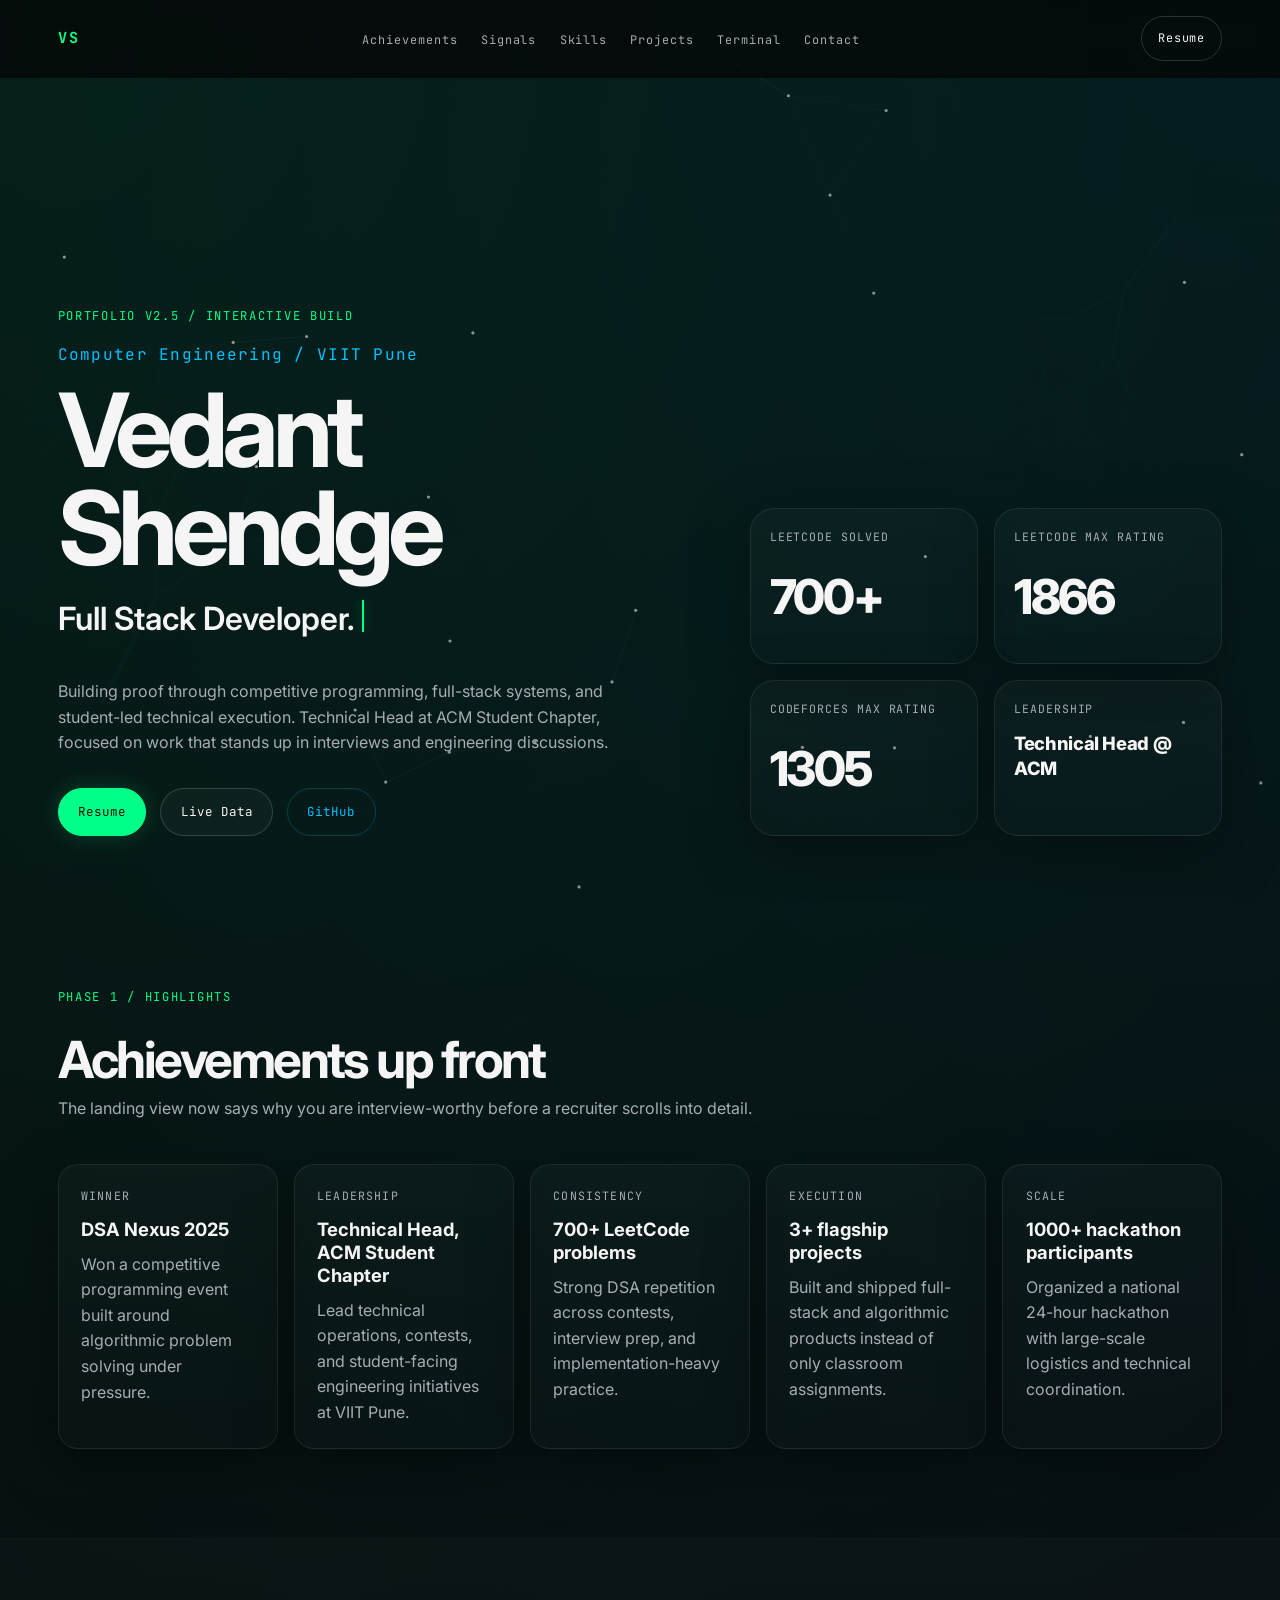
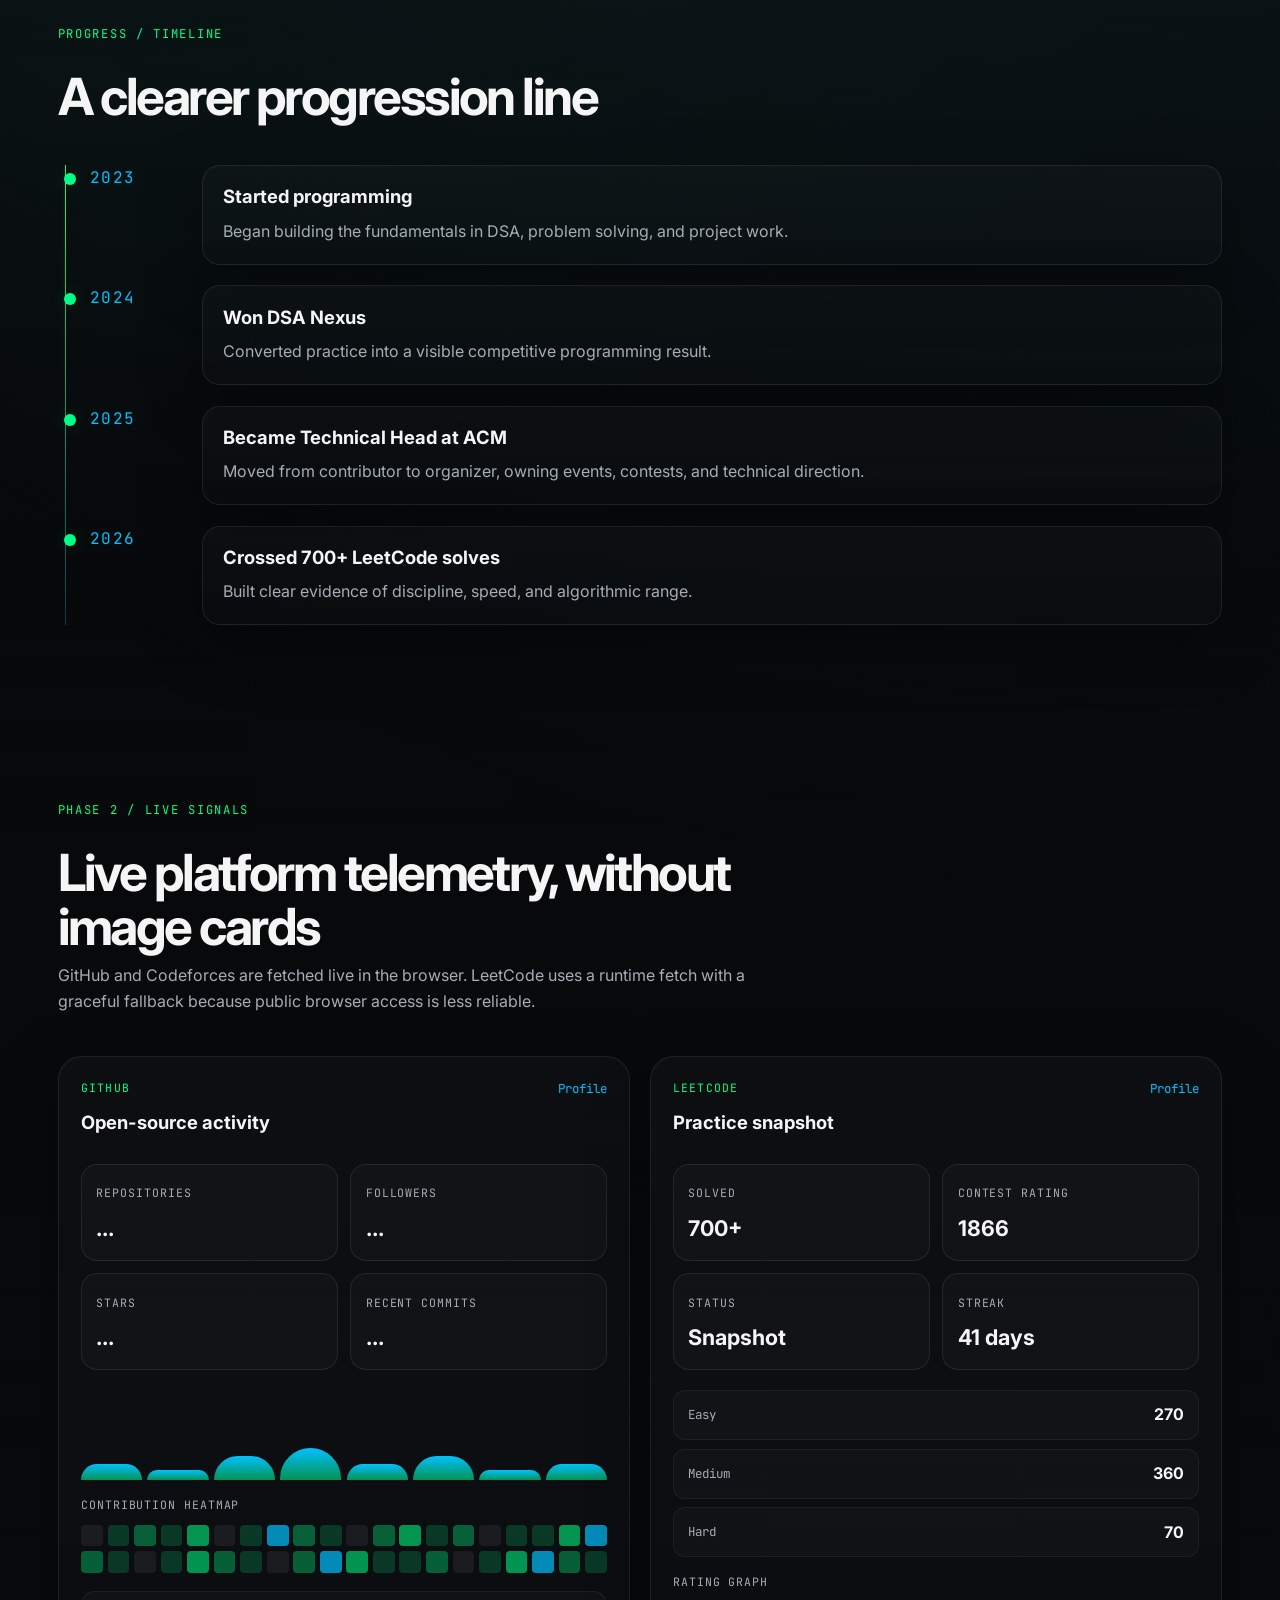
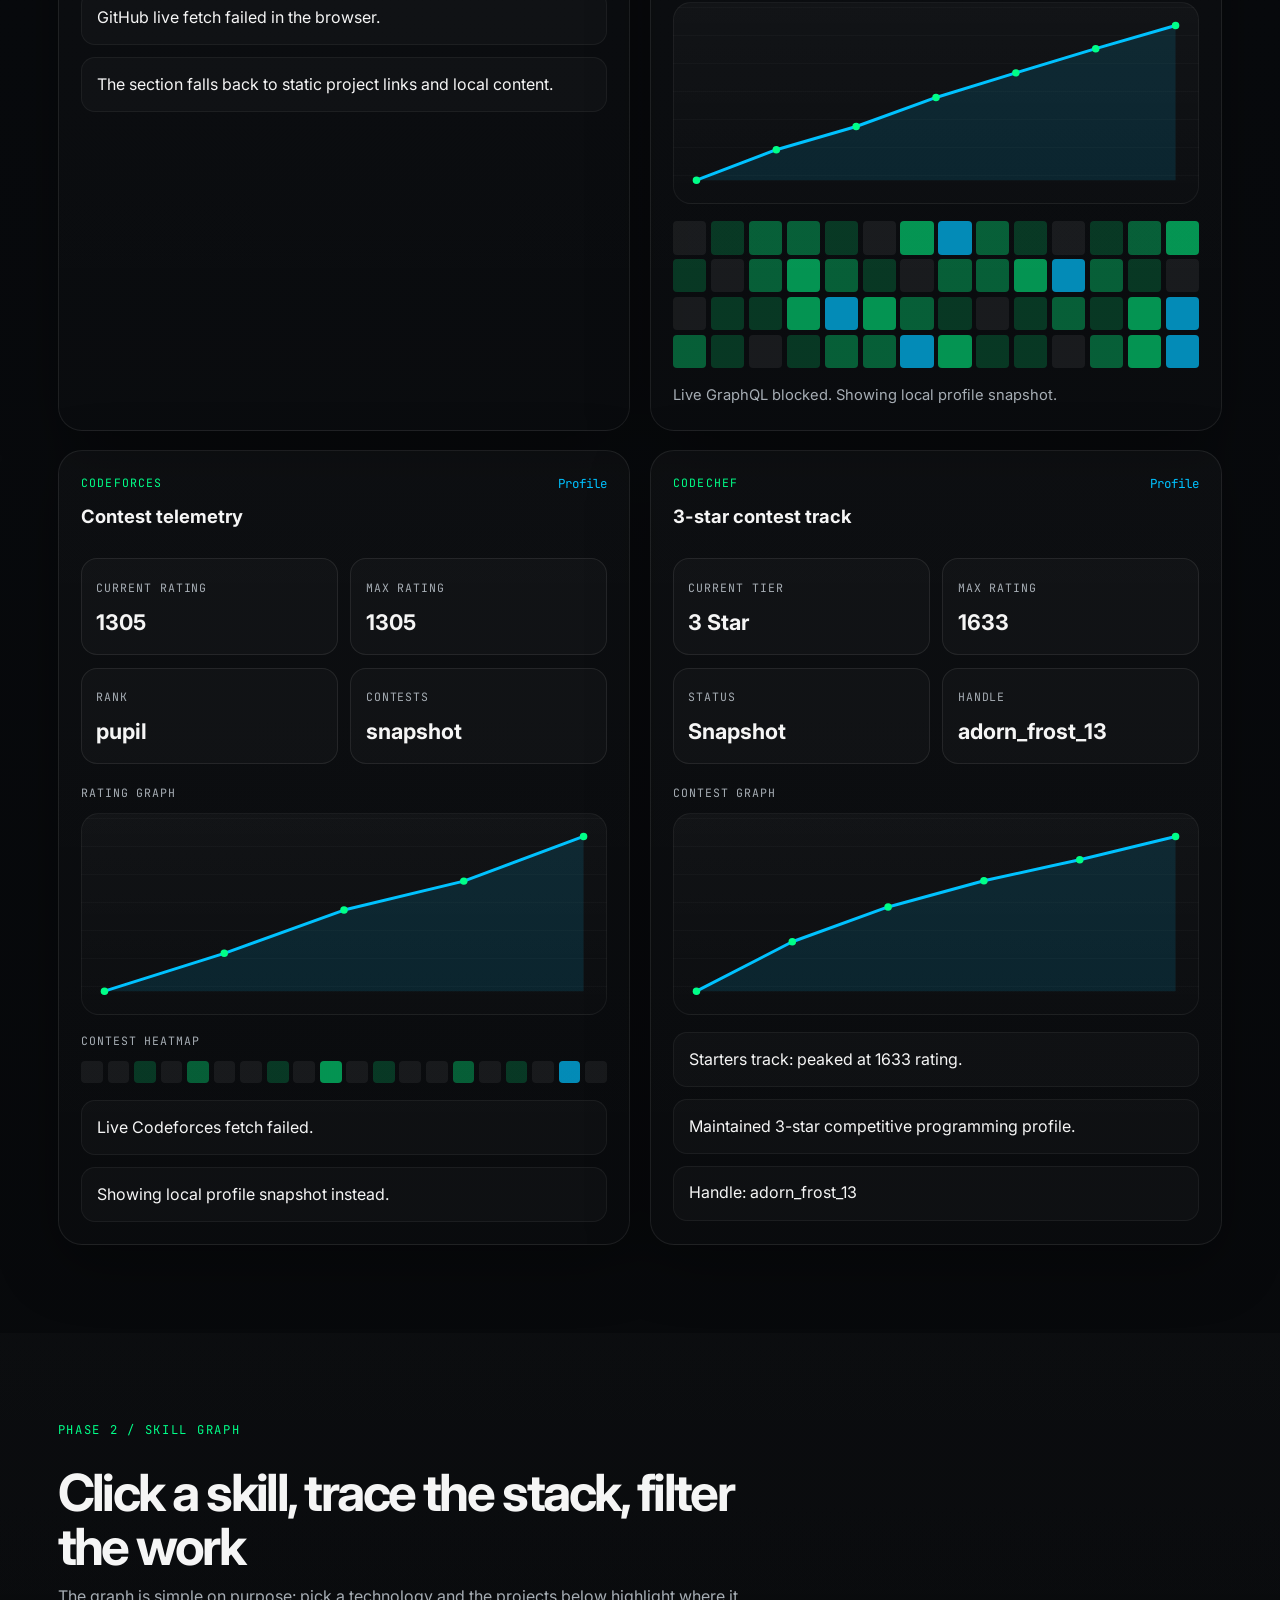
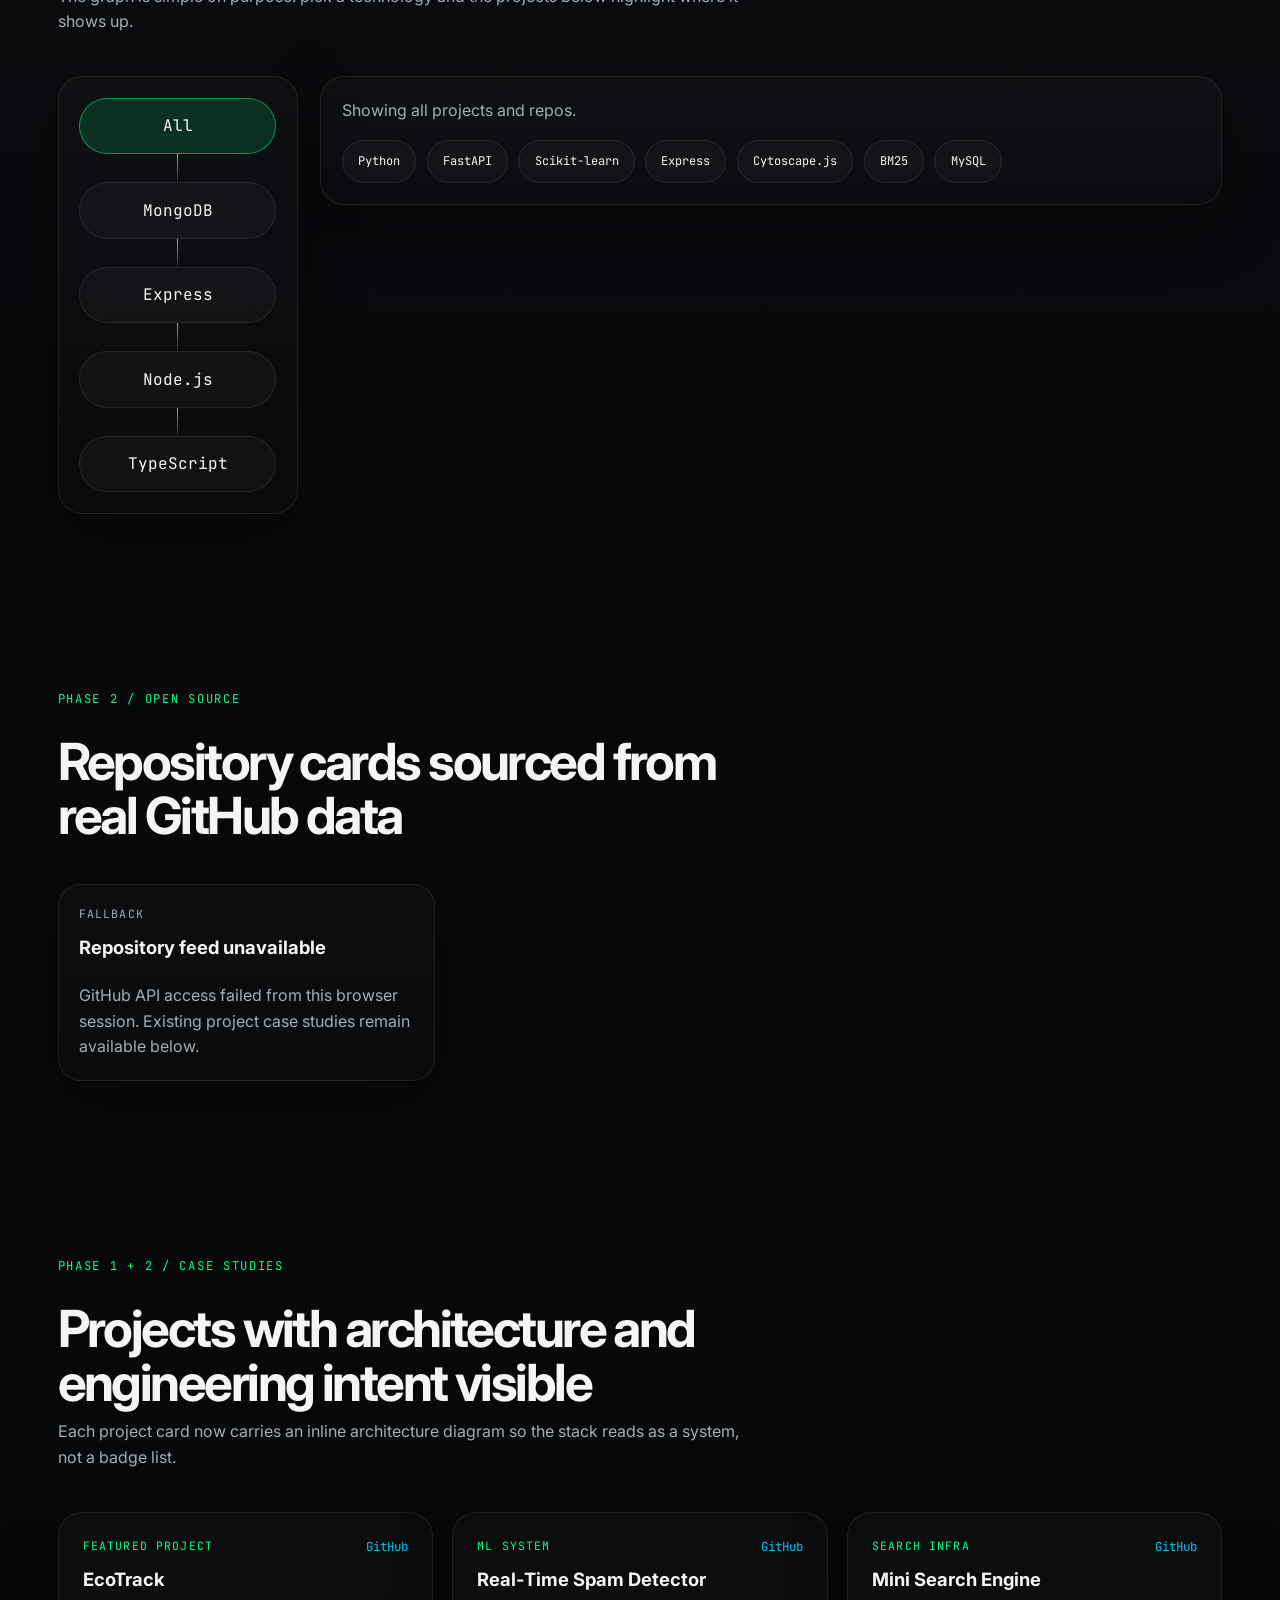
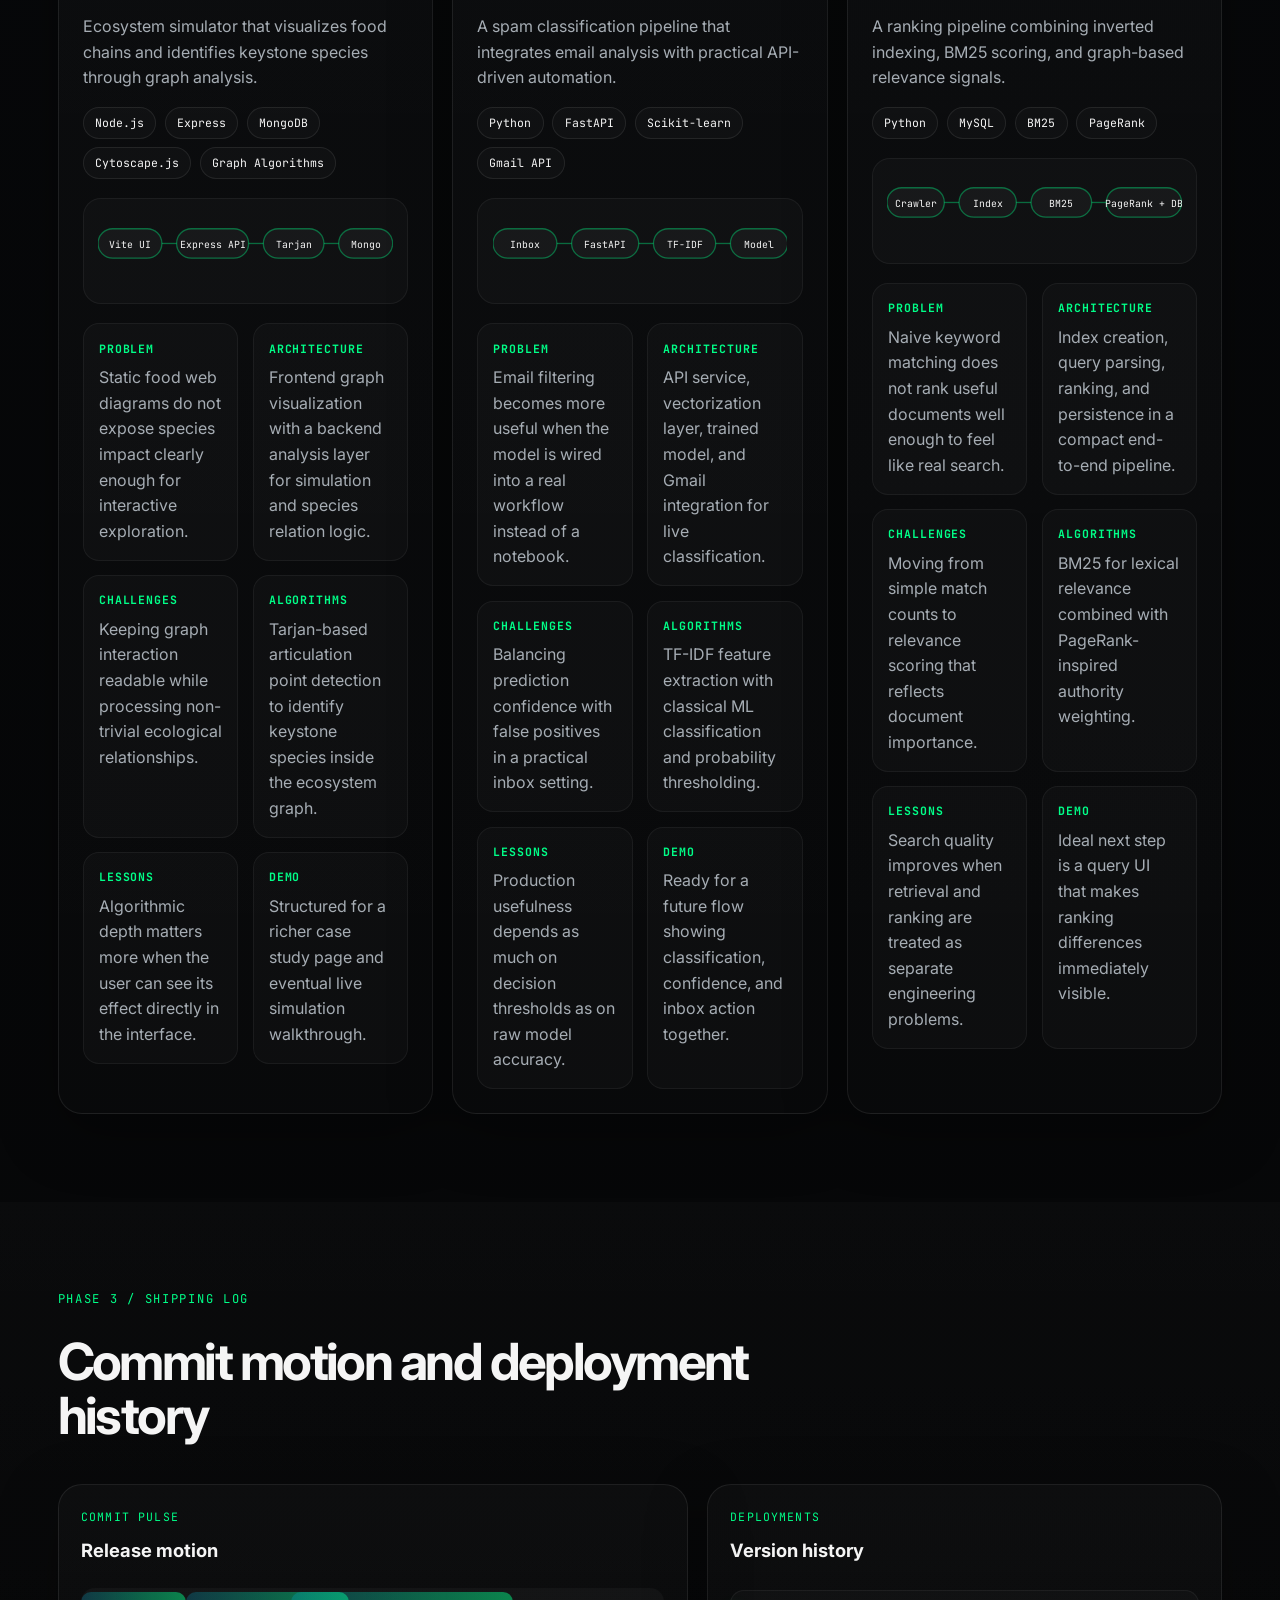
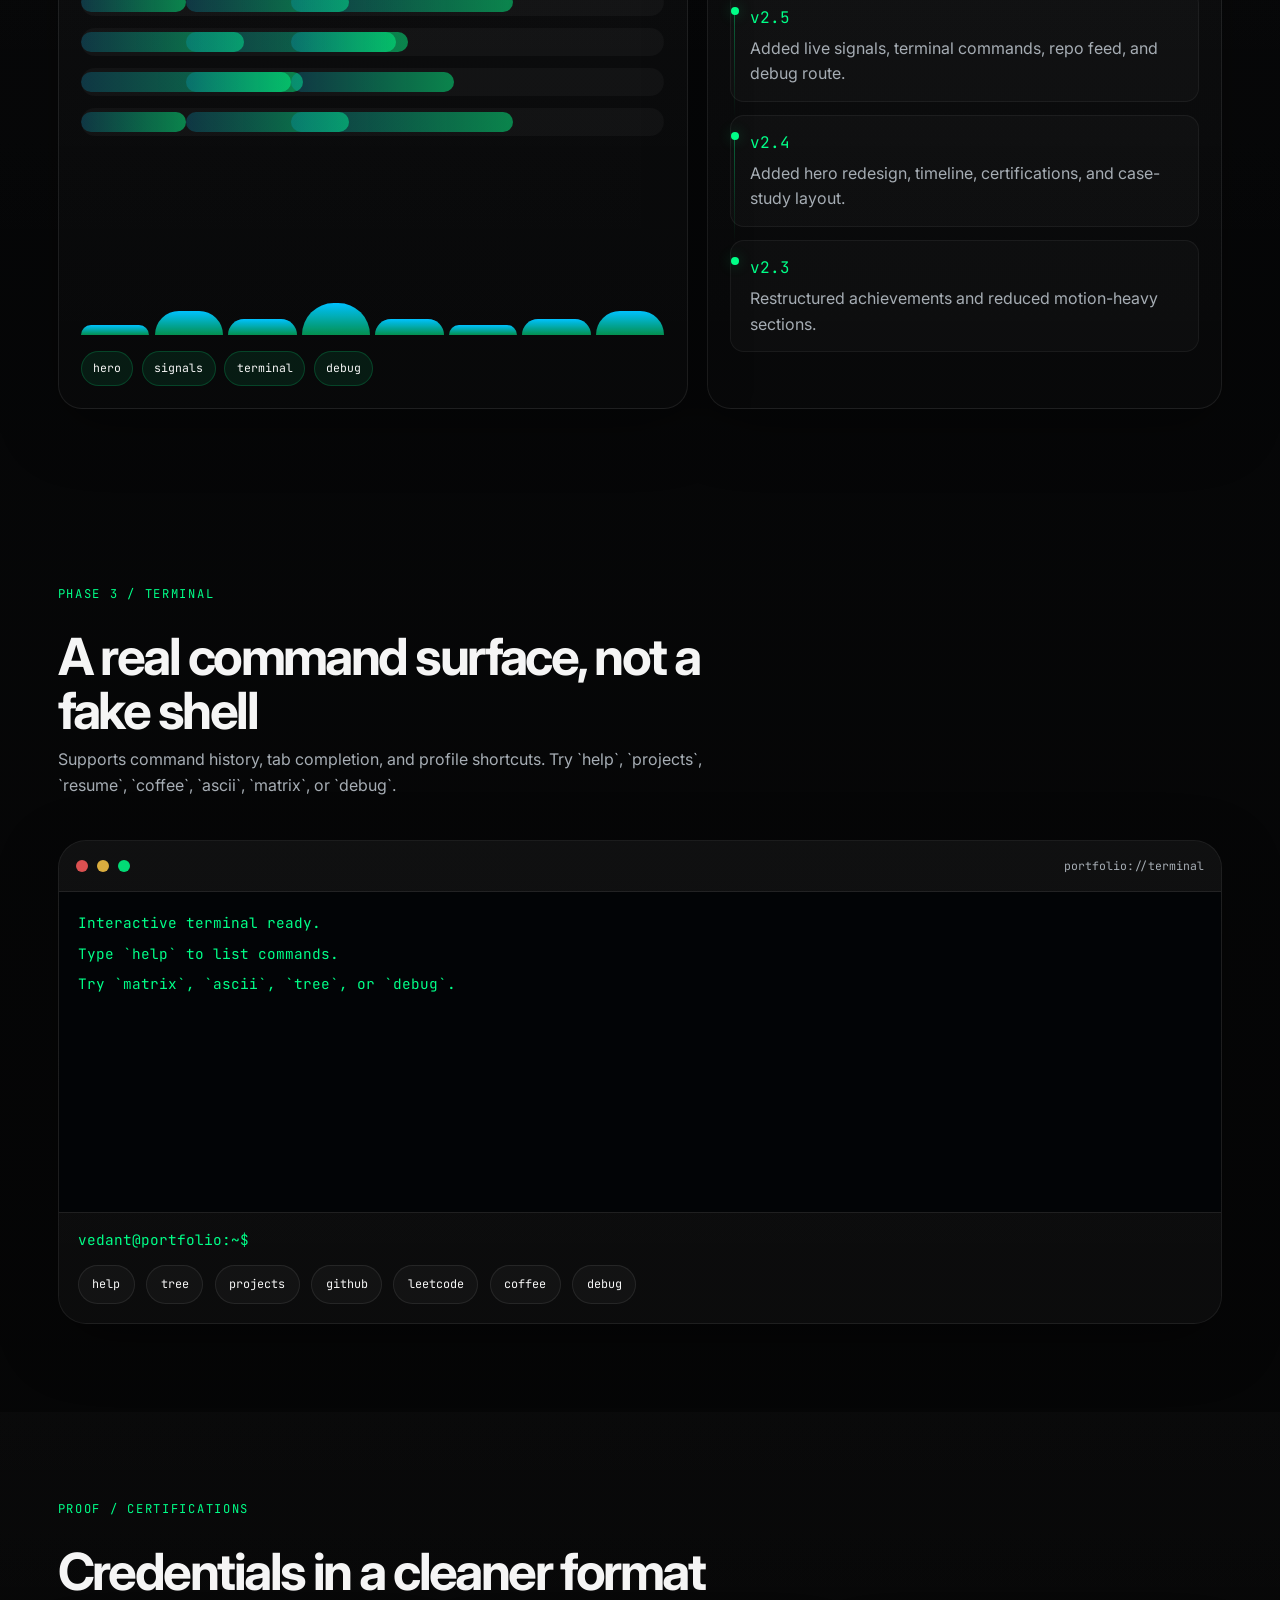
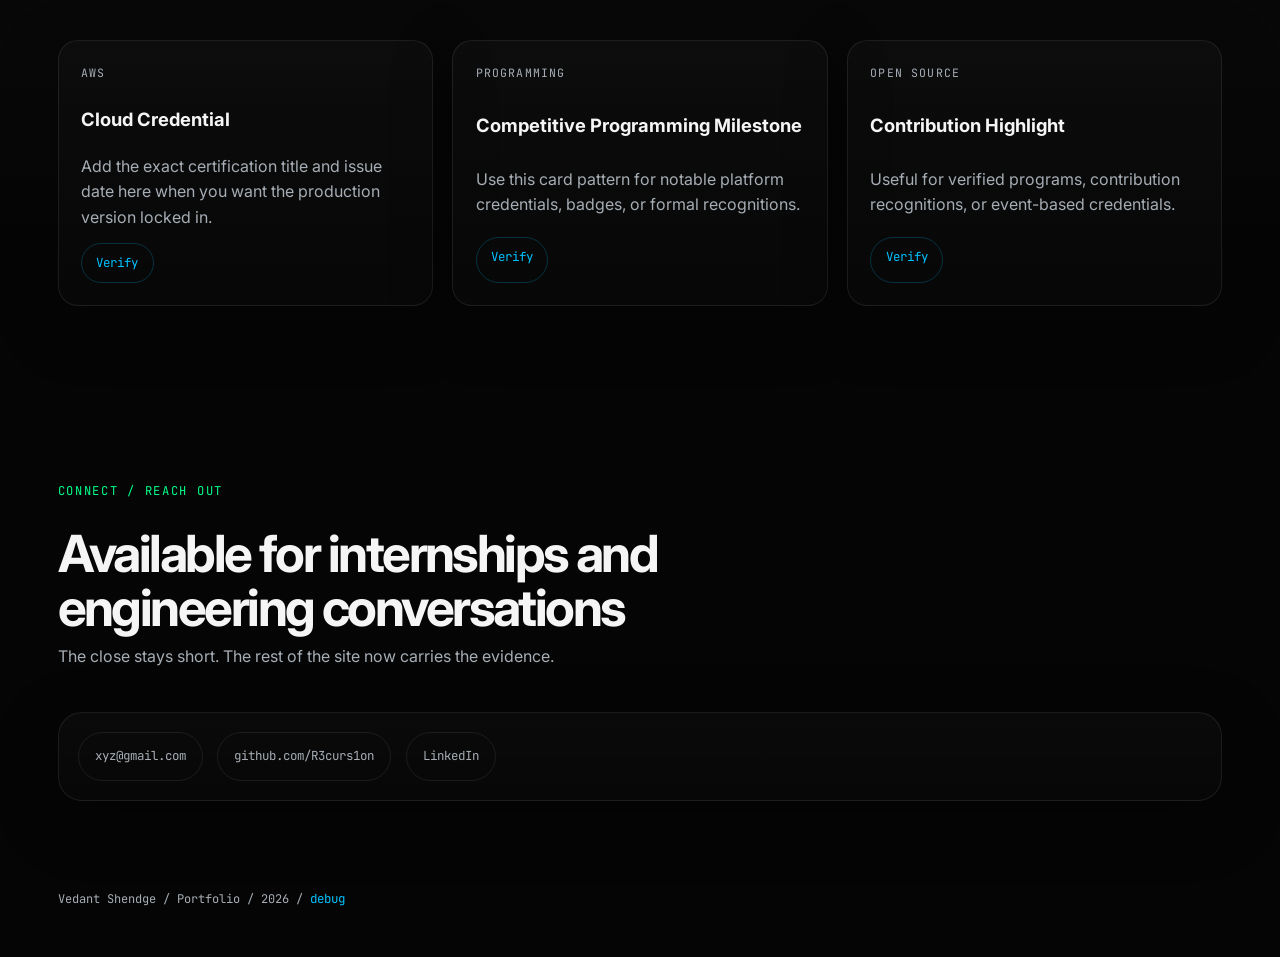
<file: modified.html>
<!-- modified.html -->
<!DOCTYPE html>
<html lang="en">
<head>
  <meta charset="UTF-8">
  <meta name="viewport" content="width=device-width, initial-scale=1.0">
  <title>Vedant Shendge | Portfolio</title>
  <link rel="preconnect" href="https://fonts.googleapis.com">
  <link rel="preconnect" href="https://fonts.gstatic.com" crossorigin>
  <link href="https://fonts.googleapis.com/css2?family=Inter:wght@400;500;600;700;800&family=JetBrains+Mono:wght@400;500;700&display=swap" rel="stylesheet">
  <link rel="stylesheet" href="style.css">
</head>
<body>
  <canvas id="matrixCanvas" aria-hidden="true"></canvas>
  <canvas id="fractalCanvas" aria-hidden="true"></canvas>

  <nav class="site-nav">
    <a href="#hero" class="logo">VS</a>
    <ul class="nav-links">
      <li><a href="#achievements">Achievements</a></li>
      <li><a href="#signals">Signals</a></li>
      <li><a href="#skills">Skills</a></li>
      <li><a href="#projects">Projects</a></li>
      <li><a href="#terminal">Terminal</a></li>
      <li><a href="#contact">Contact</a></li>
    </ul>
    <button class="nav-cta" id="resume-trigger" type="button">Resume</button>
  </nav>

  <main>
    <section id="hero" class="hero">
      <canvas id="heroCanvas" aria-hidden="true"></canvas>
      <div class="hero-shell">
        <div class="hero-copy">
          <p class="section-kicker">Portfolio v2.5 / Interactive Build</p>
          <p class="hero-intro">Computer Engineering / VIIT Pune</p>
          <h1 class="hero-heading">Vedant Shendge</h1>
          <div class="hero-roles" aria-label="Roles">
            <span class="role-line is-active">Competitive Programmer.</span>
            <span class="role-line">Full Stack Developer.</span>
            <span class="role-line">Systems Enthusiast.</span>
          </div>
          <p class="hero-summary">
            Building proof through competitive programming, full-stack systems, and student-led technical execution. Technical Head at ACM Student Chapter, focused on work that stands up in interviews and engineering discussions.
          </p>
          <div class="hero-actions">
            <button class="button button-primary" id="resume-btn-hero" type="button">Resume</button>
            <a class="button button-secondary" href="#signals">Live Data</a>
            <a class="button button-ghost" href="https://github.com/R3curs1on" target="_blank" rel="noreferrer">GitHub</a>
          </div>
        </div>

        <div class="hero-metrics">
          <article class="metric-card">
            <p class="metric-label">LeetCode solved</p>
            <p class="metric-value"><span class="counter" data-target="700" data-suffix="+">0</span></p>
          </article>
          <article class="metric-card">
            <p class="metric-label">LeetCode max rating</p>
            <p class="metric-value"><span class="counter" data-target="1866">0</span></p>
          </article>
          <article class="metric-card">
            <p class="metric-label">Codeforces max rating</p>
            <p class="metric-value"><span class="counter" data-target="1305">0</span></p>
          </article>
          <article class="metric-card">
            <p class="metric-label">Leadership</p>
            <p class="metric-value metric-text">Technical Head @ ACM</p>
          </article>
        </div>
      </div>
    </section>

    <section id="achievements" class="section reveal">
      <div class="section-head">
        <p class="section-kicker">Phase 1 / Highlights</p>
        <h2 class="section-title">Achievements up front</h2>
        <p class="section-copy">The landing view now says why you are interview-worthy before a recruiter scrolls into detail.</p>
      </div>

      <div class="achievement-grid">
        <article class="achievement-card">
          <p class="achievement-tag">Winner</p>
          <h3>DSA Nexus 2025</h3>
          <p>Won a competitive programming event built around algorithmic problem solving under pressure.</p>
        </article>
        <article class="achievement-card">
          <p class="achievement-tag">Leadership</p>
          <h3>Technical Head, ACM Student Chapter</h3>
          <p>Lead technical operations, contests, and student-facing engineering initiatives at VIIT Pune.</p>
        </article>
        <article class="achievement-card">
          <p class="achievement-tag">Consistency</p>
          <h3><span class="counter" data-target="700" data-suffix="+">0</span> LeetCode problems</h3>
          <p>Strong DSA repetition across contests, interview prep, and implementation-heavy practice.</p>
        </article>
        <article class="achievement-card">
          <p class="achievement-tag">Execution</p>
          <h3><span class="counter" data-target="3" data-suffix="+">0</span> flagship projects</h3>
          <p>Built and shipped full-stack and algorithmic products instead of only classroom assignments.</p>
        </article>
        <article class="achievement-card">
          <p class="achievement-tag">Scale</p>
          <h3><span class="counter" data-target="1000" data-suffix="+">0</span> hackathon participants</h3>
          <p>Organized a national 24-hour hackathon with large-scale logistics and technical coordination.</p>
        </article>
      </div>
    </section>

    <section id="timeline" class="section section-muted reveal">
      <div class="section-head">
        <p class="section-kicker">Progress / Timeline</p>
        <h2 class="section-title">A clearer progression line</h2>
      </div>

      <div class="timeline">
        <article class="timeline-item">
          <span class="timeline-year">2023</span>
          <div class="timeline-card">
            <h3>Started programming</h3>
            <p>Began building the fundamentals in DSA, problem solving, and project work.</p>
          </div>
        </article>
        <article class="timeline-item">
          <span class="timeline-year">2024</span>
          <div class="timeline-card">
            <h3>Won DSA Nexus</h3>
            <p>Converted practice into a visible competitive programming result.</p>
          </div>
        </article>
        <article class="timeline-item">
          <span class="timeline-year">2025</span>
          <div class="timeline-card">
            <h3>Became Technical Head at ACM</h3>
            <p>Moved from contributor to organizer, owning events, contests, and technical direction.</p>
          </div>
        </article>
        <article class="timeline-item">
          <span class="timeline-year">2026</span>
          <div class="timeline-card">
            <h3>Crossed 700+ LeetCode solves</h3>
            <p>Built clear evidence of discipline, speed, and algorithmic range.</p>
          </div>
        </article>
      </div>
    </section>

    <section id="signals" class="section reveal">
      <div class="section-head">
        <p class="section-kicker">Phase 2 / Live Signals</p>
        <h2 class="section-title">Live platform telemetry, without image cards</h2>
        <p class="section-copy">GitHub and Codeforces are fetched live in the browser. LeetCode uses a runtime fetch with a graceful fallback because public browser access is less reliable.</p>
      </div>

      <div class="signal-grid signal-grid-rich">
        <article class="signal-card" id="github-card">
          <div class="signal-head">
            <div>
              <p class="signal-provider">GitHub</p>
              <h3>Open-source activity</h3>
            </div>
            <a href="https://github.com/R3curs1on" target="_blank" rel="noreferrer">Profile</a>
          </div>
          <div class="signal-stats" id="github-summary">
            <div class="signal-stat">
              <span class="signal-key">Repositories</span>
              <strong>...</strong>
            </div>
            <div class="signal-stat">
              <span class="signal-key">Followers</span>
              <strong>...</strong>
            </div>
            <div class="signal-stat">
              <span class="signal-key">Stars</span>
              <strong>...</strong>
            </div>
            <div class="signal-stat">
              <span class="signal-key">Recent commits</span>
              <strong>...</strong>
            </div>
          </div>
          <div class="micro-chart" id="github-commit-chart" aria-label="GitHub activity chart"></div>
          <div class="signal-subsection">
            <p class="subsection-label">Contribution Heatmap</p>
            <div class="heatmap heatmap-wide" id="github-heatmap" aria-label="GitHub heatmap"></div>
          </div>
          <ul class="signal-list" id="github-activity">
            <li>Loading recent GitHub activity...</li>
          </ul>
        </article>

        <article class="signal-card" id="leetcode-card">
          <div class="signal-head">
            <div>
              <p class="signal-provider">LeetCode</p>
              <h3>Practice snapshot</h3>
            </div>
            <a href="https://leetcode.com/u/Vedant333/" target="_blank" rel="noreferrer">Profile</a>
          </div>
          <div class="signal-stats" id="leetcode-summary">
            <div class="signal-stat">
              <span class="signal-key">Solved</span>
              <strong>700+</strong>
            </div>
            <div class="signal-stat">
              <span class="signal-key">Contest rating</span>
              <strong>1866</strong>
            </div>
            <div class="signal-stat">
              <span class="signal-key">Status</span>
              <strong>Snapshot</strong>
            </div>
            <div class="signal-stat">
              <span class="signal-key">Streak</span>
              <strong>Active</strong>
            </div>
          </div>
          <div class="difficulty-breakdown" id="leetcode-difficulty">
            <div class="difficulty-row">
              <span>Easy</span>
              <strong>...</strong>
            </div>
            <div class="difficulty-row">
              <span>Medium</span>
              <strong>...</strong>
            </div>
            <div class="difficulty-row">
              <span>Hard</span>
              <strong>...</strong>
            </div>
          </div>
          <div class="signal-subsection">
            <p class="subsection-label">Rating Graph</p>
            <div class="line-chart" id="leetcode-rating-chart" aria-label="LeetCode rating graph"></div>
          </div>
          <div class="heatmap" id="leetcode-heatmap" aria-label="LeetCode heatmap"></div>
          <p class="signal-note" id="leetcode-note">Attempting live profile fetch. Falls back to a local snapshot if the provider blocks cross-origin requests.</p>
        </article>

        <article class="signal-card" id="codeforces-card">
          <div class="signal-head">
            <div>
              <p class="signal-provider">Codeforces</p>
              <h3>Contest telemetry</h3>
            </div>
            <a href="https://codeforces.com/profile/vedant333" target="_blank" rel="noreferrer">Profile</a>
          </div>
          <div class="signal-stats" id="codeforces-summary">
            <div class="signal-stat">
              <span class="signal-key">Current rating</span>
              <strong>...</strong>
            </div>
            <div class="signal-stat">
              <span class="signal-key">Max rating</span>
              <strong>...</strong>
            </div>
            <div class="signal-stat">
              <span class="signal-key">Rank</span>
              <strong>...</strong>
            </div>
            <div class="signal-stat">
              <span class="signal-key">Contests</span>
              <strong>...</strong>
            </div>
          </div>
          <div class="signal-subsection">
            <p class="subsection-label">Rating Graph</p>
            <div class="line-chart" id="codeforces-rating-chart" aria-label="Codeforces rating graph"></div>
          </div>
          <div class="signal-subsection">
            <p class="subsection-label">Contest Heatmap</p>
            <div class="heatmap heatmap-wide" id="codeforces-heatmap" aria-label="Codeforces heatmap"></div>
          </div>
          <ul class="signal-list" id="codeforces-contests">
            <li>Loading Codeforces contests...</li>
          </ul>
        </article>

        <article class="signal-card" id="codechef-card">
          <div class="signal-head">
            <div>
              <p class="signal-provider">CodeChef</p>
              <h3>3-star contest track</h3>
            </div>
            <a href="https://www.codechef.com/users/adorn_frost_13" target="_blank" rel="noreferrer">Profile</a>
          </div>
          <div class="signal-stats" id="codechef-summary">
            <div class="signal-stat">
              <span class="signal-key">Current tier</span>
              <strong>3 Star</strong>
            </div>
            <div class="signal-stat">
              <span class="signal-key">Max rating</span>
              <strong>1633</strong>
            </div>
            <div class="signal-stat">
              <span class="signal-key">Status</span>
              <strong>Snapshot</strong>
            </div>
            <div class="signal-stat">
              <span class="signal-key">Handle</span>
              <strong>adorn_frost_13</strong>
            </div>
          </div>
          <div class="signal-subsection">
            <p class="subsection-label">Contest Graph</p>
            <div class="line-chart" id="codechef-rating-chart" aria-label="CodeChef rating graph"></div>
          </div>
          <ul class="signal-list" id="codechef-contests">
            <li>CodeChef public API is not reliably available from the browser. Showing curated contest history snapshot.</li>
          </ul>
        </article>
      </div>
    </section>

    <section id="skills" class="section section-muted reveal">
      <div class="section-head">
        <p class="section-kicker">Phase 2 / Skill Graph</p>
        <h2 class="section-title">Click a skill, trace the stack, filter the work</h2>
        <p class="section-copy">The graph is simple on purpose: pick a technology and the projects below highlight where it shows up.</p>
      </div>

      <div class="skill-shell">
        <div class="skill-graph">
          <button class="skill-node is-active" type="button" data-skill="all">All</button>
          <div class="skill-link"></div>
          <button class="skill-node" type="button" data-skill="MongoDB">MongoDB</button>
          <div class="skill-link"></div>
          <button class="skill-node" type="button" data-skill="Express">Express</button>
          <div class="skill-link"></div>
          <button class="skill-node" type="button" data-skill="Node.js">Node.js</button>
          <div class="skill-link"></div>
          <button class="skill-node" type="button" data-skill="TypeScript">TypeScript</button>
        </div>

        <div class="skill-legend">
          <p class="legend-status" id="skill-filter-status">Showing all projects and repos.</p>
          <div class="skill-pills">
            <button class="skill-chip" type="button" data-skill="Python">Python</button>
            <button class="skill-chip" type="button" data-skill="FastAPI">FastAPI</button>
            <button class="skill-chip" type="button" data-skill="Scikit-learn">Scikit-learn</button>
            <button class="skill-chip" type="button" data-skill="Express">Express</button>
            <button class="skill-chip" type="button" data-skill="Cytoscape.js">Cytoscape.js</button>
            <button class="skill-chip" type="button" data-skill="BM25">BM25</button>
            <button class="skill-chip" type="button" data-skill="MySQL">MySQL</button>
          </div>
        </div>
      </div>
    </section>

    <section id="open-source" class="section reveal">
      <div class="section-head">
        <p class="section-kicker">Phase 2 / Open Source</p>
        <h2 class="section-title">Repository cards sourced from real GitHub data</h2>
      </div>

      <div class="repo-grid" id="repo-grid">
        <article class="repo-card">
          <p>Loading repositories...</p>
        </article>
      </div>
    </section>

    <section id="projects" class="section reveal">
      <div class="section-head">
        <p class="section-kicker">Phase 1 + 2 / Case Studies</p>
        <h2 class="section-title">Projects with architecture and engineering intent visible</h2>
        <p class="section-copy">Each project card now carries an inline architecture diagram so the stack reads as a system, not a badge list.</p>
      </div>

      <div class="project-grid">
        <article class="project-card" data-skills="Express,Cytoscape.js,Graph Algorithms,MongoDB,Node.js">
          <div class="project-header">
            <div>
              <p class="project-label">Featured Project</p>
              <h3>EcoTrack</h3>
            </div>
            <div class="project-actions">
              <a href="https://github.com/R3curs1on/Eco_Track" target="_blank" rel="noreferrer">GitHub</a>
            </div>
          </div>
          <p class="project-summary">Ecosystem simulator that visualizes food chains and identifies keystone species through graph analysis.</p>
          <div class="project-stack">
            <span>Node.js</span>
            <span>Express</span>
            <span>MongoDB</span>
            <span>Cytoscape.js</span>
            <span>Graph Algorithms</span>
          </div>
          <div class="architecture-diagram">
            <svg viewBox="0 0 360 92" role="img" aria-label="EcoTrack architecture diagram">
              <g>
                <rect x="0" y="18" width="78" height="36" rx="18"></rect>
                <text x="39" y="41" text-anchor="middle">Vite UI</text>
                <rect x="96" y="18" width="88" height="36" rx="18"></rect>
                <text x="140" y="41" text-anchor="middle">Express API</text>
                <rect x="202" y="18" width="74" height="36" rx="18"></rect>
                <text x="239" y="41" text-anchor="middle">Tarjan</text>
                <rect x="294" y="18" width="66" height="36" rx="18"></rect>
                <text x="327" y="41" text-anchor="middle">Mongo</text>
                <path d="M78 36H96"></path>
                <path d="M184 36H202"></path>
                <path d="M276 36H294"></path>
              </g>
            </svg>
          </div>
          <div class="case-study-grid">
            <section>
              <h4>Problem</h4>
              <p>Static food web diagrams do not expose species impact clearly enough for interactive exploration.</p>
            </section>
            <section>
              <h4>Architecture</h4>
              <p>Frontend graph visualization with a backend analysis layer for simulation and species relation logic.</p>
            </section>
            <section>
              <h4>Challenges</h4>
              <p>Keeping graph interaction readable while processing non-trivial ecological relationships.</p>
            </section>
            <section>
              <h4>Algorithms</h4>
              <p>Tarjan-based articulation point detection to identify keystone species inside the ecosystem graph.</p>
            </section>
            <section>
              <h4>Lessons</h4>
              <p>Algorithmic depth matters more when the user can see its effect directly in the interface.</p>
            </section>
            <section>
              <h4>Demo</h4>
              <p>Structured for a richer case study page and eventual live simulation walkthrough.</p>
            </section>
          </div>
        </article>

        <article class="project-card" data-skills="Python,FastAPI,Scikit-learn,Gmail API">
          <div class="project-header">
            <div>
              <p class="project-label">ML System</p>
              <h3>Real-Time Spam Detector</h3>
            </div>
            <div class="project-actions">
              <a href="https://github.com/R3curs1on/SpamOrHamEnronDataset" target="_blank" rel="noreferrer">GitHub</a>
            </div>
          </div>
          <p class="project-summary">A spam classification pipeline that integrates email analysis with practical API-driven automation.</p>
          <div class="project-stack">
            <span>Python</span>
            <span>FastAPI</span>
            <span>Scikit-learn</span>
            <span>Gmail API</span>
          </div>
          <div class="architecture-diagram">
            <svg viewBox="0 0 360 92" role="img" aria-label="Spam detector architecture diagram">
              <g>
                <rect x="0" y="18" width="78" height="36" rx="18"></rect>
                <text x="39" y="41" text-anchor="middle">Inbox</text>
                <rect x="96" y="18" width="82" height="36" rx="18"></rect>
                <text x="137" y="41" text-anchor="middle">FastAPI</text>
                <rect x="196" y="18" width="76" height="36" rx="18"></rect>
                <text x="234" y="41" text-anchor="middle">TF-IDF</text>
                <rect x="290" y="18" width="70" height="36" rx="18"></rect>
                <text x="325" y="41" text-anchor="middle">Model</text>
                <path d="M78 36H96"></path>
                <path d="M178 36H196"></path>
                <path d="M272 36H290"></path>
              </g>
            </svg>
          </div>
          <div class="case-study-grid">
            <section>
              <h4>Problem</h4>
              <p>Email filtering becomes more useful when the model is wired into a real workflow instead of a notebook.</p>
            </section>
            <section>
              <h4>Architecture</h4>
              <p>API service, vectorization layer, trained model, and Gmail integration for live classification.</p>
            </section>
            <section>
              <h4>Challenges</h4>
              <p>Balancing prediction confidence with false positives in a practical inbox setting.</p>
            </section>
            <section>
              <h4>Algorithms</h4>
              <p>TF-IDF feature extraction with classical ML classification and probability thresholding.</p>
            </section>
            <section>
              <h4>Lessons</h4>
              <p>Production usefulness depends as much on decision thresholds as on raw model accuracy.</p>
            </section>
            <section>
              <h4>Demo</h4>
              <p>Ready for a future flow showing classification, confidence, and inbox action together.</p>
            </section>
          </div>
        </article>

        <article class="project-card" data-skills="Python,MySQL,BM25,PageRank">
          <div class="project-header">
            <div>
              <p class="project-label">Search Infra</p>
              <h3>Mini Search Engine</h3>
            </div>
            <div class="project-actions">
              <a href="https://github.com/R3curs1on/MiniSearchEngine" target="_blank" rel="noreferrer">GitHub</a>
            </div>
          </div>
          <p class="project-summary">A ranking pipeline combining inverted indexing, BM25 scoring, and graph-based relevance signals.</p>
          <div class="project-stack">
            <span>Python</span>
            <span>MySQL</span>
            <span>BM25</span>
            <span>PageRank</span>
          </div>
          <div class="architecture-diagram">
            <svg viewBox="0 0 360 92" role="img" aria-label="Search engine architecture diagram">
              <g>
                <rect x="0" y="18" width="70" height="36" rx="18"></rect>
                <text x="35" y="41" text-anchor="middle">Crawler</text>
                <rect x="88" y="18" width="70" height="36" rx="18"></rect>
                <text x="123" y="41" text-anchor="middle">Index</text>
                <rect x="176" y="18" width="74" height="36" rx="18"></rect>
                <text x="213" y="41" text-anchor="middle">BM25</text>
                <rect x="268" y="18" width="92" height="36" rx="18"></rect>
                <text x="314" y="41" text-anchor="middle">PageRank + DB</text>
                <path d="M70 36H88"></path>
                <path d="M158 36H176"></path>
                <path d="M250 36H268"></path>
              </g>
            </svg>
          </div>
          <div class="case-study-grid">
            <section>
              <h4>Problem</h4>
              <p>Naive keyword matching does not rank useful documents well enough to feel like real search.</p>
            </section>
            <section>
              <h4>Architecture</h4>
              <p>Index creation, query parsing, ranking, and persistence in a compact end-to-end pipeline.</p>
            </section>
            <section>
              <h4>Challenges</h4>
              <p>Moving from simple match counts to relevance scoring that reflects document importance.</p>
            </section>
            <section>
              <h4>Algorithms</h4>
              <p>BM25 for lexical relevance combined with PageRank-inspired authority weighting.</p>
            </section>
            <section>
              <h4>Lessons</h4>
              <p>Search quality improves when retrieval and ranking are treated as separate engineering problems.</p>
            </section>
            <section>
              <h4>Demo</h4>
              <p>Ideal next step is a query UI that makes ranking differences immediately visible.</p>
            </section>
          </div>
        </article>
      </div>
    </section>

    <section id="shipping" class="section section-muted reveal">
      <div class="section-head">
        <p class="section-kicker">Phase 3 / Shipping Log</p>
        <h2 class="section-title">Commit motion and deployment history</h2>
      </div>

      <div class="shipping-grid">
        <article class="ship-card ship-card-spotlight">
          <div class="signal-head">
            <div>
              <p class="signal-provider">Commit Pulse</p>
              <h3>Release motion</h3>
            </div>
          </div>
          <div class="ship-motion" id="ship-motion"></div>
          <div class="micro-chart chart-tall" id="commit-timeline"></div>
          <div class="release-tags" id="release-tags">
            <span>hero</span>
            <span>signals</span>
            <span>terminal</span>
            <span>debug</span>
          </div>
        </article>

        <article class="ship-card">
          <div class="signal-head">
            <div>
              <p class="signal-provider">Deployments</p>
              <h3>Version history</h3>
            </div>
          </div>
          <div class="deploy-list deploy-list-rich" id="version-history">
            <article class="deploy-item">
              <span>v2.5</span>
              <p>Added live signals, terminal commands, repo feed, and debug route.</p>
            </article>
            <article class="deploy-item">
              <span>v2.4</span>
              <p>Added hero redesign, timeline, certifications, and case-study layout.</p>
            </article>
            <article class="deploy-item">
              <span>v2.3</span>
              <p>Restructured achievements and reduced motion-heavy sections.</p>
            </article>
          </div>
        </article>
      </div>
    </section>

    <section id="terminal" class="section reveal">
      <div class="section-head">
        <p class="section-kicker">Phase 3 / Terminal</p>
        <h2 class="section-title">A real command surface, not a fake shell</h2>
        <p class="section-copy">Supports command history, tab completion, and profile shortcuts. Try `help`, `projects`, `resume`, `coffee`, `ascii`, `matrix`, or `debug`.</p>
      </div>

      <div class="terminal-shell">
        <div class="terminal-topbar">
          <span></span>
          <span></span>
          <span></span>
          <p>portfolio://terminal</p>
        </div>
        <div class="terminal-output" id="terminal-output"></div>
        <label class="terminal-input-row" for="terminal-input">
          <span class="terminal-prompt">vedant@portfolio:~$</span>
          <input id="terminal-input" class="terminal-input" type="text" autocomplete="off" spellcheck="false">
        </label>
        <div class="terminal-shortcuts">
          <button type="button" class="terminal-shortcut" data-command="help">help</button>
          <button type="button" class="terminal-shortcut" data-command="tree">tree</button>
          <button type="button" class="terminal-shortcut" data-command="projects">projects</button>
          <button type="button" class="terminal-shortcut" data-command="github">github</button>
          <button type="button" class="terminal-shortcut" data-command="leetcode">leetcode</button>
          <button type="button" class="terminal-shortcut" data-command="coffee">coffee</button>
          <button type="button" class="terminal-shortcut" data-command="debug">debug</button>
        </div>
      </div>
    </section>

    <section id="certifications" class="section section-muted reveal">
      <div class="section-head">
        <p class="section-kicker">Proof / Certifications</p>
        <h2 class="section-title">Credentials in a cleaner format</h2>
      </div>

      <div class="cert-grid">
        <article class="cert-card">
          <p class="cert-provider">AWS</p>
          <h3>Cloud Credential</h3>
          <p>Add the exact certification title and issue date here when you want the production version locked in.</p>
          <a href="#" aria-disabled="true">Verify</a>
        </article>
        <article class="cert-card">
          <p class="cert-provider">Programming</p>
          <h3>Competitive Programming Milestone</h3>
          <p>Use this card pattern for notable platform credentials, badges, or formal recognitions.</p>
          <a href="#" aria-disabled="true">Verify</a>
        </article>
        <article class="cert-card">
          <p class="cert-provider">Open Source</p>
          <h3>Contribution Highlight</h3>
          <p>Useful for verified programs, contribution recognitions, or event-based credentials.</p>
          <a href="https://github.com/R3curs1on" target="_blank" rel="noreferrer">Verify</a>
        </article>
      </div>
    </section>

    <section id="contact" class="section reveal">
      <div class="section-head">
        <p class="section-kicker">Connect / Reach out</p>
        <h2 class="section-title">Available for internships and engineering conversations</h2>
        <p class="section-copy">The close stays short. The rest of the site now carries the evidence.</p>
      </div>

      <div class="contact-panel">
        <a class="contact-link" href="mailto:xyz@gmail.com">xyz@gmail.com</a>
        <a class="contact-link" href="https://github.com/R3curs1on" target="_blank" rel="noreferrer">github.com/R3curs1on</a>
        <a class="contact-link" href="https://www.linkedin.com/" target="_blank" rel="noreferrer">LinkedIn</a>
      </div>
    </section>
  </main>

  <footer class="site-footer">
    <p>Vedant Shendge / Portfolio / 2026 / <a href="debug.html">debug</a></p>
  </footer>

  <div class="modal-overlay" id="resume-modal" aria-hidden="true">
    <button class="modal-close" id="resume-close" type="button">Close</button>
    <div class="resume-panel">
      <p class="resume-label">Resume Preview</p>
      <iframe id="resume-frame" src="" title="Resume preview"></iframe>
    </div>
  </div>

  <script src="script.js"></script>
</body>
</html>
</file>
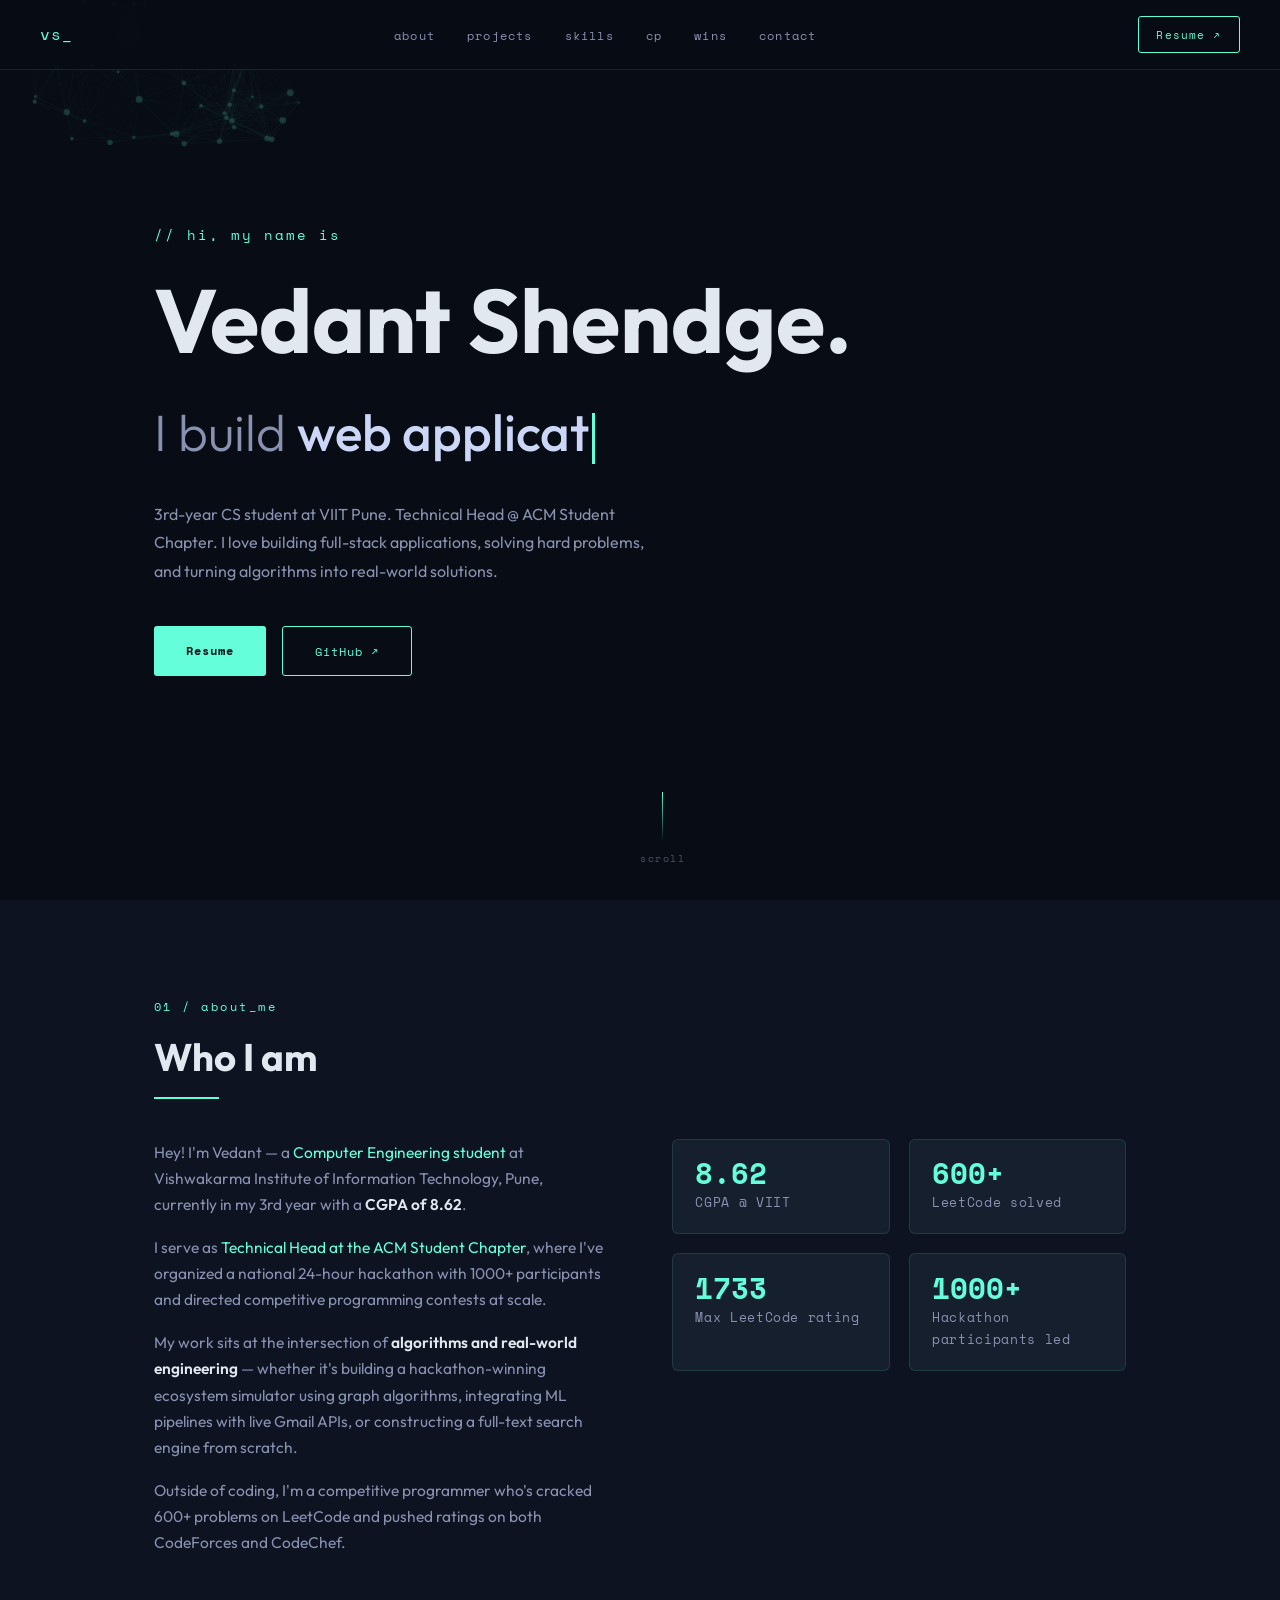
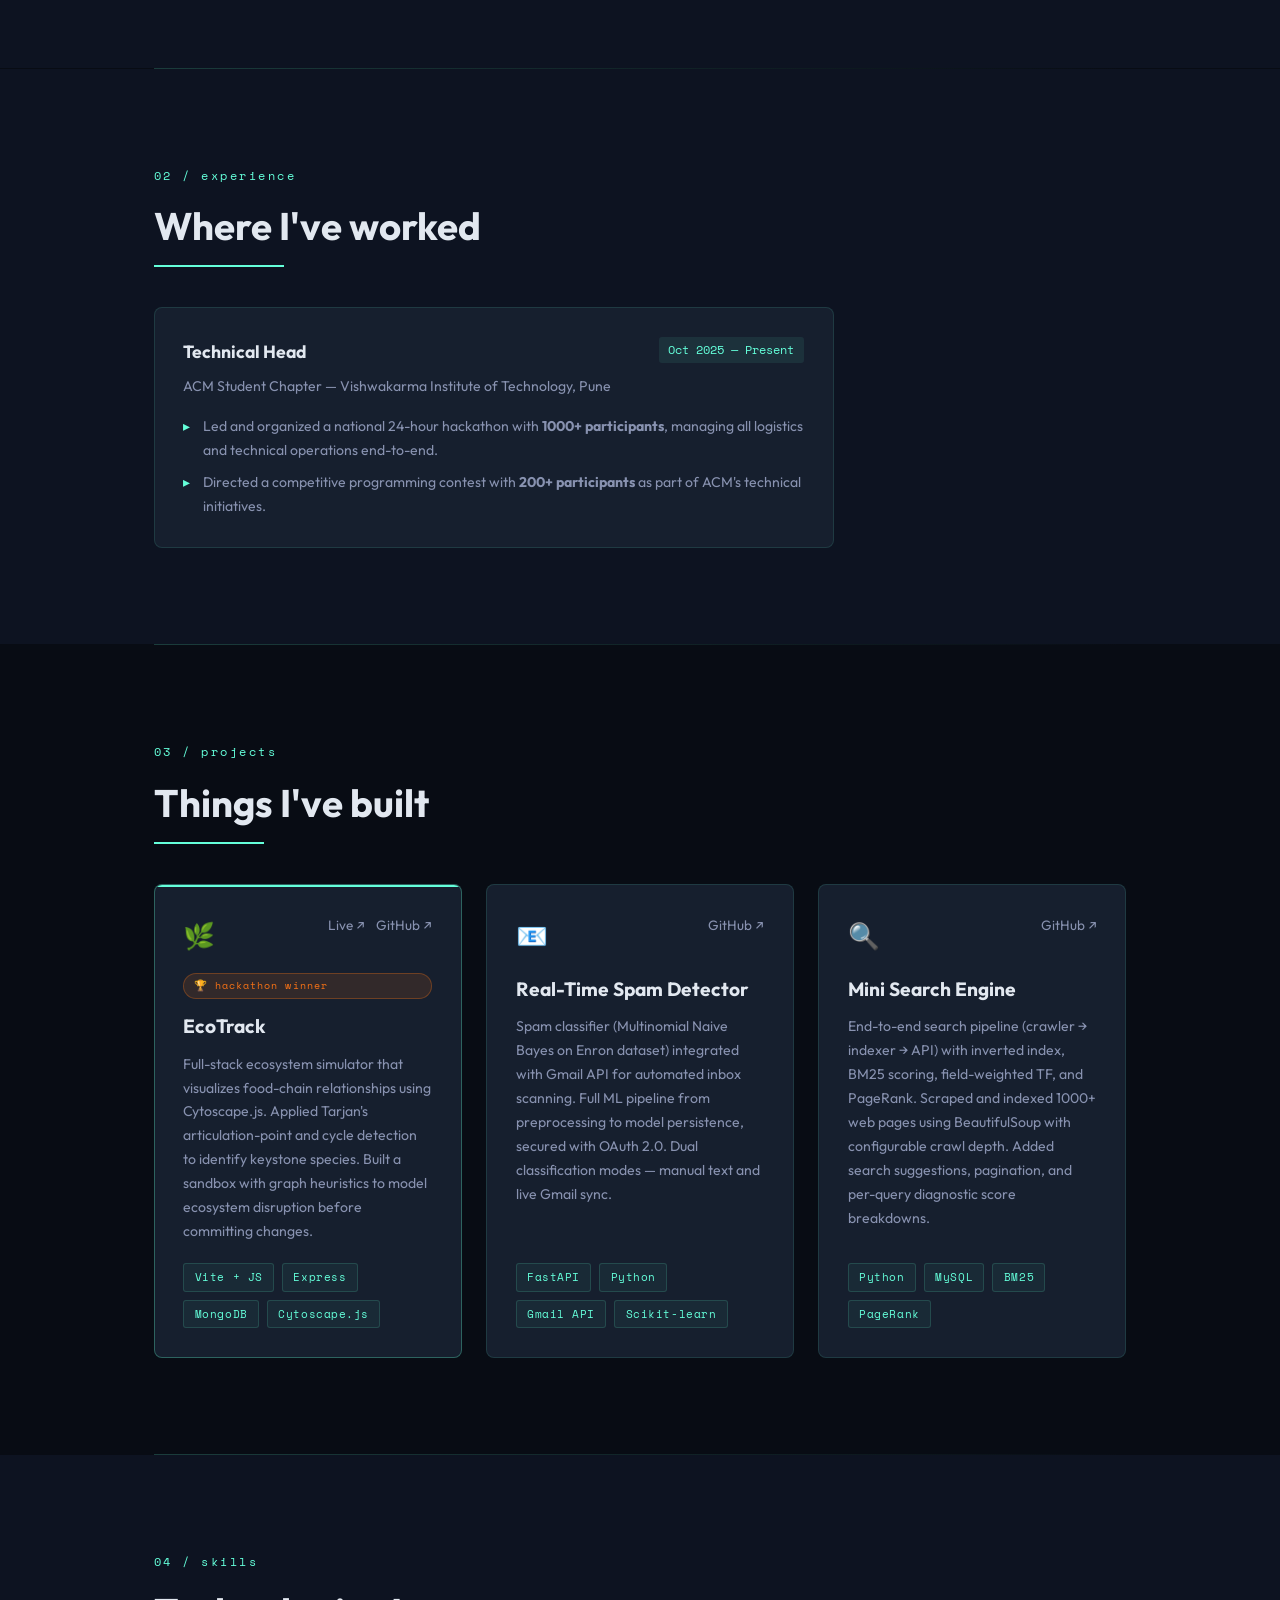
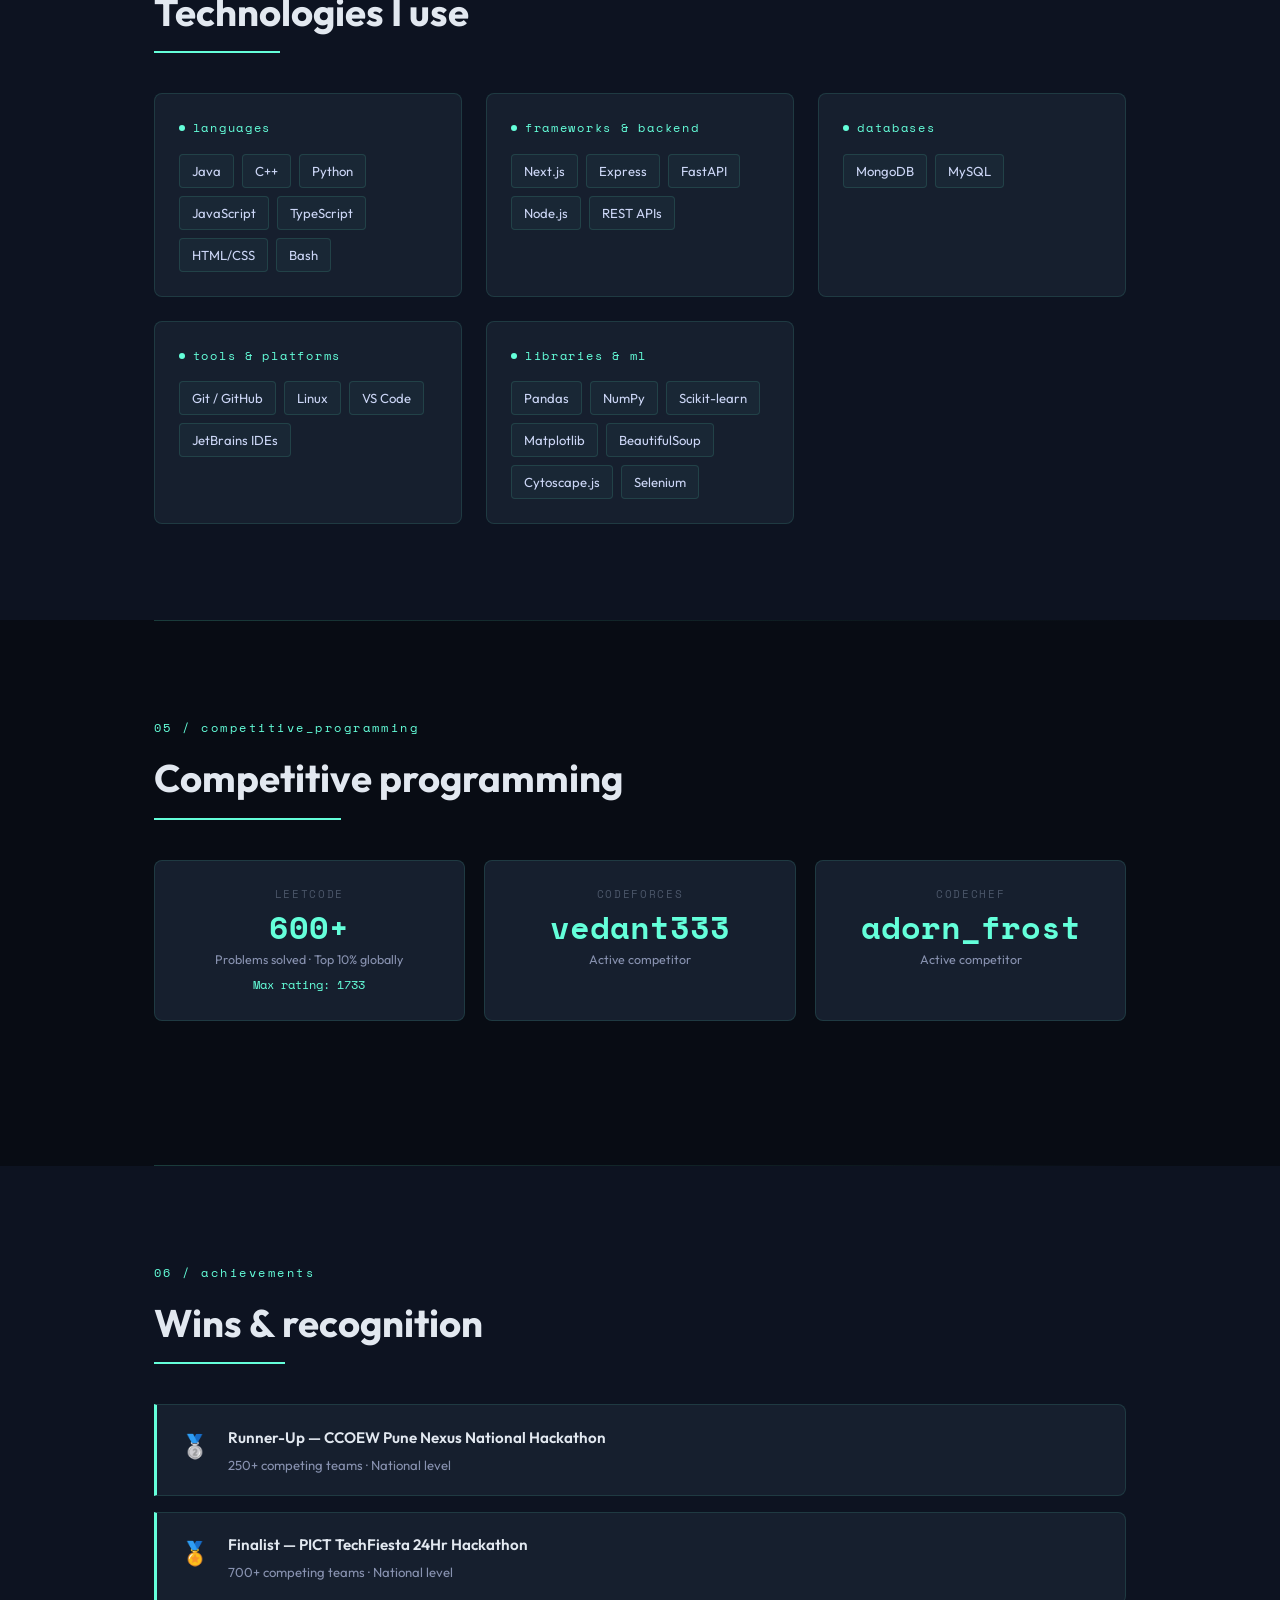
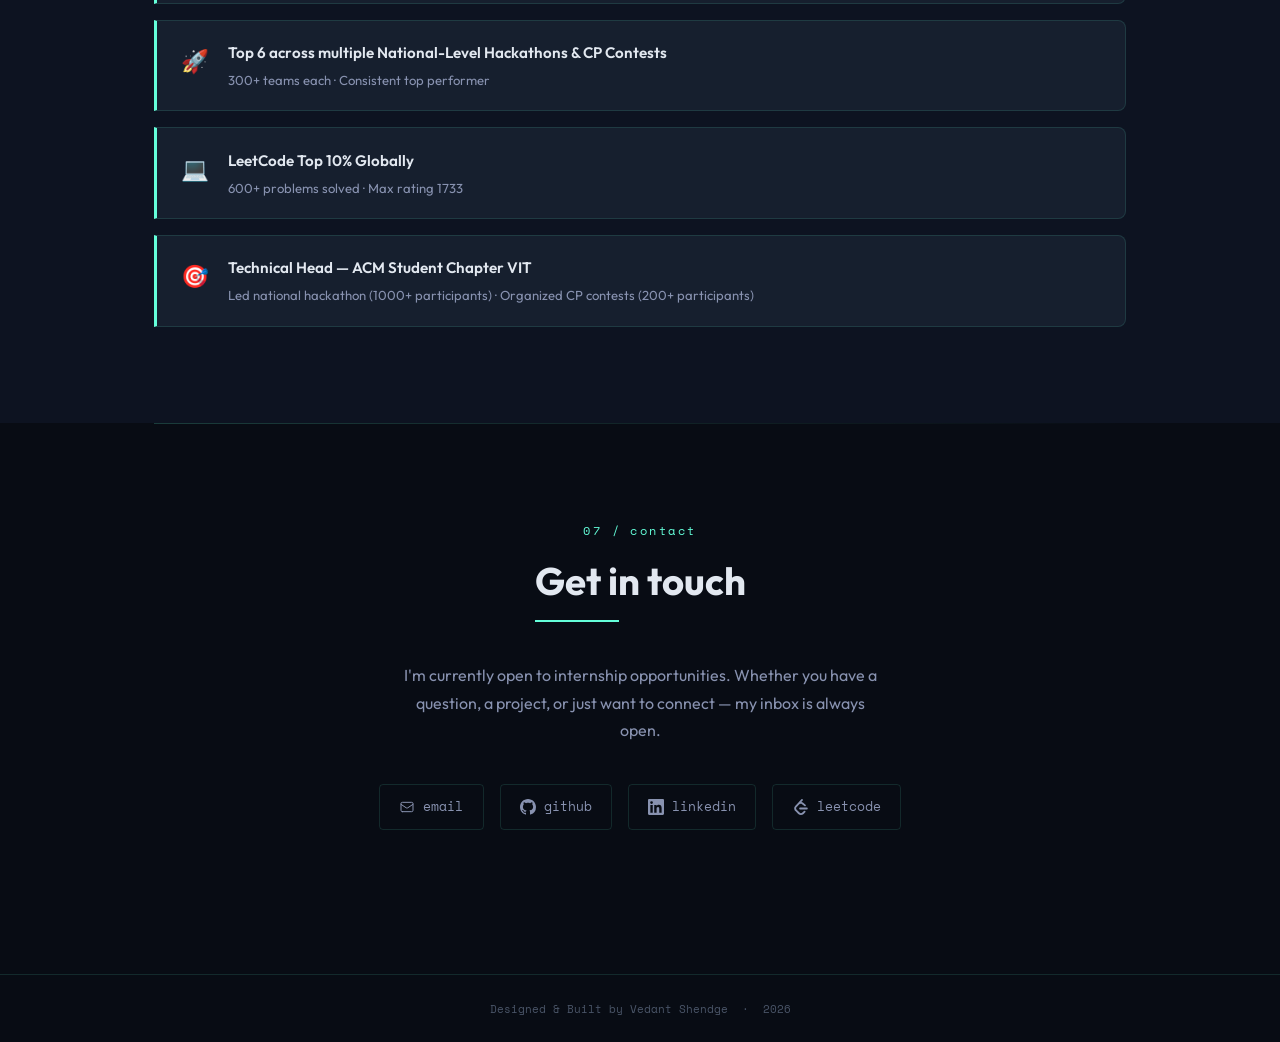
<file: old.html>
<!DOCTYPE html>
<html lang="en">
<head>
<meta charset="UTF-8">
<meta name="viewport" content="width=device-width, initial-scale=1.0">
<title>Vedant Shendge — Portfolio</title>
<link rel="preconnect" href="https://fonts.googleapis.com">
<link href="https://fonts.googleapis.com/css2?family=Space+Mono:ital,wght@0,400;0,700;1,400&family=Outfit:wght@300;400;500;600;700&display=swap" rel="stylesheet">
<style>
*, *::before, *::after { box-sizing: border-box; margin: 0; padding: 0; }

:root {
  --bg: #080c14;
  --bg2: #0d1321;
  --bg3: #111827;
  --surface: #161f2e;
  --border: rgba(100,255,210,0.12);
  --accent: #64ffda;
  --accent2: #f97316;
  --text: #ccd6f6;
  --text-muted: #8892b0;
  --text-dim: #4a5568;
  --white: #e2e8f0;
  --mono: 'Space Mono', monospace;
  --sans: 'Outfit', sans-serif;
}

html { scroll-behavior: smooth; }

body {
  background: var(--bg);
  color: var(--text);
  font-family: var(--sans);
  font-size: 16px;
  line-height: 1.7;
  overflow-x: hidden;
}

::-webkit-scrollbar { width: 4px; }
::-webkit-scrollbar-track { background: var(--bg); }
::-webkit-scrollbar-thumb { background: var(--accent); border-radius: 2px; }

/* NAV */
nav {
  position: fixed; top: 0; width: 100%; z-index: 100;
  padding: 1rem 2.5rem;
  display: flex; justify-content: space-between; align-items: center;
  background: rgba(8,12,20,0.85);
  backdrop-filter: blur(12px);
  border-bottom: 1px solid var(--border);
  transition: all 0.3s;
}
nav .logo {
  font-family: var(--mono);
  font-size: 1rem;
  color: var(--accent);
  text-decoration: none;
  letter-spacing: 0.05em;
}
nav ul { list-style: none; display: flex; gap: 2rem; }
nav ul a {
  font-family: var(--mono);
  font-size: 0.75rem;
  color: var(--text-muted);
  text-decoration: none;
  letter-spacing: 0.1em;
  transition: color 0.2s;
}
nav ul a:hover { color: var(--accent); }
nav .resume-btn {
  font-family: var(--mono);
  font-size: 0.7rem;
  padding: 0.5rem 1.1rem;
  border: 1px solid var(--accent);
  color: var(--accent);
  border-radius: 3px;
  text-decoration: none;
  letter-spacing: 0.1em;
  transition: all 0.2s;
}
nav .resume-btn:hover { background: rgba(100,255,210,0.07); }

/* HERO */
#hero {
  min-height: 100vh;
  display: flex; flex-direction: column; justify-content: center;
  padding: 0 12vw;
  position: relative;
  overflow: hidden;
}
#hero canvas {
  position: absolute; inset: 0; opacity: 0.35;
  pointer-events: none;
}
.hero-content { position: relative; z-index: 1; }
.hero-eyebrow {
  font-family: var(--mono);
  font-size: 0.85rem;
  color: var(--accent);
  letter-spacing: 0.15em;
  margin-bottom: 1.2rem;
  opacity: 0;
  animation: fadeUp 0.6s 0.2s forwards;
}
.hero-name {
  font-family: var(--sans);
  font-size: clamp(3rem, 7vw, 6rem);
  font-weight: 700;
  color: var(--white);
  line-height: 1.2;
  padding-bottom: 0.1em;
  margin-bottom: 0.4rem;
  opacity: 0;
  animation: fadeUp 0.6s 0.4s forwards;
}
.hero-title {
  font-size: clamp(1.5rem, 4vw, 3.2rem);
  font-weight: 300;
  color: var(--text-muted);
  margin-bottom: 1.5rem;
  opacity: 0;
  animation: fadeUp 0.6s 0.55s forwards;
}
.hero-title .typed { color: var(--text); font-weight: 500; }
.cursor {
  display: inline-block; width: 3px; height: 1em;
  background: var(--accent); margin-left: 3px;
  vertical-align: middle;
  animation: blink 0.8s step-end infinite;
}
@keyframes blink { 50% { opacity: 0; } }

.hero-desc {
  max-width: 500px;
  color: var(--text-muted);
  font-size: 1rem;
  line-height: 1.8;
  margin-bottom: 2.5rem;
  opacity: 0;
  animation: fadeUp 0.6s 0.7s forwards;
}
.hero-ctas {
  display: flex; gap: 1rem; flex-wrap: wrap;
  opacity: 0;
  animation: fadeUp 0.6s 0.85s forwards;
}
.btn-primary {
  font-family: var(--mono);
  font-size: 0.78rem;
  padding: 0.85rem 2rem;
  background: var(--accent);
  color: var(--bg);
  border: none; border-radius: 3px;
  text-decoration: none; font-weight: 700;
  letter-spacing: 0.08em;
  transition: all 0.2s;
}
.btn-primary:hover { background: #4de8c4; transform: translateY(-2px); }
.btn-outline {
  font-family: var(--mono);
  font-size: 0.78rem;
  padding: 0.85rem 2rem;
  border: 1px solid var(--accent);
  color: var(--accent);
  border-radius: 3px;
  text-decoration: none;
  letter-spacing: 0.08em;
  transition: all 0.2s;
}
.btn-outline:hover { background: rgba(100,255,210,0.08); transform: translateY(-2px); }

.hero-scroll {
  position: absolute; bottom: 2rem; left: 50%;
  transform: translateX(-50%);
  display: flex; flex-direction: column; align-items: center; gap: 8px;
  opacity: 0; animation: fadeUp 0.6s 1.2s forwards;
}
.hero-scroll span {
  font-family: var(--mono); font-size: 0.65rem;
  color: var(--text-dim); letter-spacing: 0.15em;
}
.scroll-line {
  width: 1px; height: 50px;
  background: linear-gradient(to bottom, var(--accent), transparent);
  animation: scrollPulse 2s ease-in-out infinite;
}
@keyframes scrollPulse { 0%,100%{opacity:0.3;transform:scaleY(0.7) translateY(-10px)} 50%{opacity:1;transform:scaleY(1) translateY(0)} }

@keyframes fadeUp { from{opacity:0;transform:translateY(24px)} to{opacity:1;transform:translateY(0)} }

/* SECTIONS */
section { padding: 6rem 12vw; }
.section-label {
  font-family: var(--mono);
  font-size: 0.78rem;
  color: var(--accent);
  letter-spacing: 0.2em;
  margin-bottom: 0.5rem;
}
.section-title {
  font-size: clamp(1.6rem, 3vw, 2.4rem);
  font-weight: 700;
  color: var(--white);
  margin-bottom: 3rem;
  position: relative;
  display: inline-block;
}
.section-title::after {
  content: '';
  position: absolute; bottom: -8px; left: 0;
  width: 40%; height: 2px;
  background: var(--accent);
}

.section-divider {
  height: 1px;
  background: linear-gradient(to right, var(--accent), transparent);
  opacity: 0.2;
  margin: 0 12vw;
}

/* ABOUT */
#about { background: var(--bg2); }
.about-grid {
  display: grid;
  grid-template-columns: 1fr 1fr;
  gap: 4rem;
  align-items: start;
}
.about-text p {
  color: var(--text-muted);
  margin-bottom: 1rem;
  font-size: 0.97rem;
}
.about-text p span { color: var(--accent); }
.about-text p strong { color: var(--white); font-weight: 600; }
.about-stats {
  display: grid;
  grid-template-columns: 1fr 1fr;
  gap: 1.2rem;
}
.stat-card {
  background: var(--surface);
  border: 1px solid var(--border);
  border-radius: 6px;
  padding: 1.2rem 1.4rem;
  transition: border-color 0.2s, transform 0.2s;
}
.stat-card:hover { border-color: var(--accent); transform: translateY(-3px); }
.stat-value {
  font-family: var(--mono);
  font-size: 1.8rem;
  font-weight: 700;
  color: var(--accent);
  line-height: 1;
  margin-bottom: 0.3rem;
}
.stat-label {
  font-size: 0.8rem;
  color: var(--text-muted);
  font-family: var(--mono);
  letter-spacing: 0.05em;
}

/* PROJECTS */
#projects { background: var(--bg); }
.projects-grid {
  display: grid;
  grid-template-columns: repeat(auto-fit, minmax(300px, 1fr));
  gap: 1.5rem;
}
.project-card {
  background: var(--surface);
  border: 1px solid var(--border);
  border-radius: 8px;
  padding: 1.8rem;
  display: flex; flex-direction: column;
  transition: border-color 0.25s, transform 0.25s;
  position: relative;
  overflow: hidden;
}
.project-card::before {
  content: '';
  position: absolute; top: 0; left: 0; right: 0;
  height: 2px;
  background: var(--accent);
  transform: scaleX(0);
  transform-origin: left;
  transition: transform 0.3s;
}
.project-card:hover::before { transform: scaleX(1); }
.project-card:hover { border-color: rgba(100,255,210,0.3); transform: translateY(-5px); }

.project-card.featured { border-color: rgba(100,255,210,0.3); }
.project-card.featured::before { transform: scaleX(1); }

.project-top {
  display: flex; justify-content: space-between; align-items: flex-start;
  margin-bottom: 1rem;
}
.project-icon { font-size: 1.6rem; }
.project-links { display: flex; gap: 0.7rem; }
.project-links a {
  color: var(--text-muted);
  text-decoration: none; font-size: 0.85rem;
  transition: color 0.2s;
}
.project-links a:hover { color: var(--accent); }

.project-badge {
  font-family: var(--mono); font-size: 0.65rem;
  padding: 0.2rem 0.6rem;
  background: rgba(249,115,22,0.12);
  color: var(--accent2);
  border: 1px solid rgba(249,115,22,0.3);
  border-radius: 20px; letter-spacing: 0.1em;
  margin-bottom: 0.7rem; display: inline-block;
}
.project-name {
  font-size: 1.2rem; font-weight: 700;
  color: var(--white);
  margin-bottom: 0.6rem;
}
.project-desc {
  font-size: 0.88rem;
  color: var(--text-muted);
  line-height: 1.7;
  flex: 1; margin-bottom: 1.2rem;
}
.project-tech {
  display: flex; flex-wrap: wrap; gap: 0.5rem;
}
.tech-tag {
  font-family: var(--mono); font-size: 0.68rem;
  padding: 0.25rem 0.65rem;
  background: rgba(100,255,210,0.05);
  color: var(--accent);
  border: 1px solid rgba(100,255,210,0.15);
  border-radius: 3px; letter-spacing: 0.05em;
}

/* SKILLS */
#skills { background: var(--bg2); }
.skills-grid {
  display: grid;
  grid-template-columns: repeat(auto-fit, minmax(240px, 1fr));
  gap: 1.5rem;
}
.skills-category {
  background: var(--surface);
  border: 1px solid var(--border);
  border-radius: 8px;
  padding: 1.5rem;
}
.skills-category-title {
  font-family: var(--mono); font-size: 0.72rem;
  color: var(--accent); letter-spacing: 0.15em;
  margin-bottom: 1rem;
  display: flex; align-items: center; gap: 0.5rem;
}
.skills-category-title::before {
  content: ''; display: block;
  width: 6px; height: 6px;
  background: var(--accent);
  border-radius: 50%;
}
.skills-list {
  display: flex; flex-wrap: wrap; gap: 0.5rem;
}
.skill-pill {
  font-size: 0.82rem;
  padding: 0.3rem 0.75rem;
  background: rgba(100,255,210,0.04);
  border: 1px solid var(--border);
  border-radius: 4px;
  color: var(--text);
  transition: all 0.2s;
}
.skill-pill:hover {
  border-color: var(--accent);
  background: rgba(100,255,210,0.08);
  color: var(--accent);
}

/* COMPETITIVE PROGRAMMING */
#cp { background: var(--bg); }
.cp-grid {
  display: grid;
  grid-template-columns: repeat(auto-fit, minmax(200px, 1fr));
  gap: 1.2rem;
  margin-bottom: 3rem;
}
.cp-card {
  background: var(--surface);
  border: 1px solid var(--border);
  border-radius: 8px;
  padding: 1.5rem;
  text-align: center;
  transition: all 0.25s;
  text-decoration: none;
  display: block;
}
.cp-card:hover {
  border-color: var(--accent);
  transform: translateY(-4px);
}
.cp-card .platform {
  font-family: var(--mono); font-size: 0.68rem;
  color: var(--text-dim); letter-spacing: 0.15em;
  margin-bottom: 0.5rem;
}
.cp-card .cp-stat {
  font-family: var(--mono); font-size: 2rem; font-weight: 700;
  color: var(--accent); line-height: 1;
  margin-bottom: 0.4rem;
}
.cp-card .cp-sub {
  font-size: 0.78rem;
  color: var(--text-muted);
}

/* ACHIEVEMENTS */
#achievements { background: var(--bg2); }
.achievements-list { display: flex; flex-direction: column; gap: 1rem; }
.achievement-item {
  background: var(--surface);
  border: 1px solid var(--border);
  border-left: 3px solid var(--accent);
  border-radius: 0 8px 8px 0;
  padding: 1.2rem 1.5rem;
  display: flex; align-items: flex-start; gap: 1.2rem;
  transition: border-color 0.2s, transform 0.2s;
}
.achievement-item:hover { transform: translateX(4px); border-color: var(--accent); }
.ach-icon { font-size: 1.4rem; flex-shrink: 0; margin-top: 2px; }
.ach-title { font-weight: 600; color: var(--white); margin-bottom: 0.2rem; font-size: 0.95rem; }
.ach-sub { font-size: 0.82rem; color: var(--text-muted); }

/* CONTACT */
#contact { background: var(--bg); text-align: center; }
.contact-tagline {
  font-size: 1rem; color: var(--text-muted);
  max-width: 480px; margin: 0 auto 2.5rem;
}
.contact-links {
  display: flex; justify-content: center; flex-wrap: wrap; gap: 1rem;
  margin-bottom: 3rem;
}
.contact-link {
  display: flex; align-items: center; gap: 0.5rem;
  font-family: var(--mono); font-size: 0.8rem;
  color: var(--text-muted);
  text-decoration: none;
  padding: 0.7rem 1.2rem;
  border: 1px solid var(--border);
  border-radius: 4px;
  transition: all 0.2s;
}
.contact-link:hover { color: var(--accent); border-color: var(--accent); background: rgba(100,255,210,0.04); }
.contact-icon { width: 16px; height: 16px; }

footer {
  text-align: center;
  padding: 1.5rem;
  font-family: var(--mono); font-size: 0.7rem;
  color: var(--text-dim);
  border-top: 1px solid var(--border);
}

/* EXPERIENCE */
#experience { background: var(--bg2); }
.exp-card {
  background: var(--surface);
  border: 1px solid var(--border);
  border-radius: 8px;
  padding: 1.8rem;
  max-width: 680px;
  transition: border-color 0.2s;
}
.exp-card:hover { border-color: rgba(100,255,210,0.3); }
.exp-header { display: flex; justify-content: space-between; align-items: flex-start; margin-bottom: 0.5rem; flex-wrap: wrap; gap: 0.5rem; }
.exp-role { font-size: 1.1rem; font-weight: 700; color: var(--white); }
.exp-period { font-family: var(--mono); font-size: 0.72rem; color: var(--accent); padding: 0.2rem 0.6rem; background: rgba(100,255,210,0.08); border-radius: 3px; }
.exp-company { font-size: 0.88rem; color: var(--text-muted); margin-bottom: 1rem; }
.exp-bullets { list-style: none; display: flex; flex-direction: column; gap: 0.5rem; }
.exp-bullets li {
  font-size: 0.88rem; color: var(--text-muted); padding-left: 1.2rem; position: relative;
}
.exp-bullets li::before { content: '▸'; position: absolute; left: 0; color: var(--accent); }

/* SCROLL REVEAL */
.reveal { opacity: 0; transform: translateY(30px); transition: opacity 0.6s, transform 0.6s; }
.reveal.visible { opacity: 1; transform: translateY(0); }

/* RESPONSIVE */
@media (max-width: 768px) {
  nav { padding: 1rem 1.5rem; }
  nav ul { display: none; }
  section { padding: 4rem 6vw; }
  #hero { padding: 0 6vw; }
  .about-grid { grid-template-columns: 1fr; gap: 2rem; }
  .about-stats { grid-template-columns: 1fr 1fr; }
}
</style>
</head>
<body>

<nav>
  <a href="#hero" class="logo">vs_</a>
  <ul>
    <li><a href="#about">about</a></li>
    <li><a href="#projects">projects</a></li>
    <li><a href="#skills">skills</a></li>
    <li><a href="#cp">cp</a></li>
    <li><a href="#achievements">wins</a></li>
    <li><a href="#contact">contact</a></li>
  </ul>
  <a href="https://drive.google.com/file/d/1qDhmYlDRjqJ7oFmKtz0ltESBE-jjVfTs/view?usp=sharing" target="_blank" class="resume-btn">Resume ↗</a>
</nav>

<section id="hero">
  <canvas id="heroCanvas"></canvas>
  <div class="hero-content">
    <p class="hero-eyebrow">// hi, my name is</p>
    <h1 class="hero-name">Vedant Shendge.</h1>
    <h2 class="hero-title">
      I build <span class="typed" id="typed-text"></span><span class="cursor"></span>
    </h2>
    <p class="hero-desc">
      3rd-year CS student at VIIT Pune. Technical Head @ ACM Student Chapter.
      I love building full-stack applications, solving hard problems, and turning algorithms into real-world solutions.
    </p>
    <div class="hero-ctas">
      <a href="https://drive.google.com/file/d/1QJ4c0infaUUM0z5TrzqFDT2mMS3Vjoch/view?usp=drive_link" target="_blank" class="btn-primary">Resume</a>
      <a href="https://github.com/R3curs1on" target="_blank" class="btn-outline">GitHub ↗</a>
    </div>
  </div>
  <div class="hero-scroll">
    <div class="scroll-line"></div>
    <span>scroll</span>
  </div>
</section>

<section id="about" class="reveal">
  <p class="section-label">01 / about_me</p>
  <h2 class="section-title">Who I am</h2>
  <div class="about-grid">
    <div class="about-text">
      <p>Hey! I'm Vedant — a <span>Computer Engineering student</span> at Vishwakarma Institute of Information Technology, Pune, currently in my 3rd year with a <strong>CGPA of 8.62</strong>.</p>
      <p>I serve as <span>Technical Head at the ACM Student Chapter</span>, where I've organized a national 24-hour hackathon with 1000+ participants and directed competitive programming contests at scale.</p>
      <p>My work sits at the intersection of <strong>algorithms and real-world engineering</strong> — whether it's building a hackathon-winning ecosystem simulator using graph algorithms, integrating ML pipelines with live Gmail APIs, or constructing a full-text search engine from scratch.</p>
      <p>Outside of coding, I'm a competitive programmer who's cracked 600+ problems on LeetCode and pushed ratings on both CodeForces and CodeChef.</p>
    </div>
    <div class="about-stats">
      <div class="stat-card">
        <div class="stat-value">8.62</div>
        <div class="stat-label">CGPA @ VIIT</div>
      </div>
      <div class="stat-card">
        <div class="stat-value">600+</div>
        <div class="stat-label">LeetCode solved</div>
      </div>
      <div class="stat-card">
        <div class="stat-value">1733</div>
        <div class="stat-label">Max LeetCode rating</div>
      </div>
      <div class="stat-card">
        <div class="stat-value">1000+</div>
        <div class="stat-label">Hackathon participants led</div>
      </div>
    </div>
  </div>
</section>

<div class="section-divider"></div>

<section id="experience" class="reveal">
  <p class="section-label">02 / experience</p>
  <h2 class="section-title">Where I've worked</h2>
  <div class="exp-card">
    <div class="exp-header">
      <span class="exp-role">Technical Head</span>
      <span class="exp-period">Oct 2025 — Present</span>
    </div>
    <div class="exp-company">ACM Student Chapter — Vishwakarma Institute of Technology, Pune</div>
    <ul class="exp-bullets">
      <li>Led and organized a national 24-hour hackathon with <strong>1000+ participants</strong>, managing all logistics and technical operations end-to-end.</li>
      <li>Directed a competitive programming contest with <strong>200+ participants</strong> as part of ACM's technical initiatives.</li>
    </ul>
  </div>
</section>

<div class="section-divider"></div>

<section id="projects" class="reveal">
  <p class="section-label">03 / projects</p>
  <h2 class="section-title">Things I've built</h2>
  <div class="projects-grid">

    <div class="project-card featured">
      <div class="project-top">
        <span class="project-icon">🌿</span>
        <div class="project-links">
          <a href="https://eco-track-sand-eight.vercel.app/" target="_blank">Live ↗</a>
          <a href="https://github.com/R3curs1on/Eco_Track" target="_blank">GitHub ↗</a>
        </div>
      </div>
      <div class="project-badge">🏆 hackathon winner</div>
      <div class="project-name">EcoTrack</div>
      <p class="project-desc">Full-stack ecosystem simulator that visualizes food-chain relationships using Cytoscape.js. Applied Tarjan's articulation-point and cycle detection to identify keystone species. Built a sandbox with graph heuristics to model ecosystem disruption before committing changes.</p>
      <div class="project-tech">
        <span class="tech-tag">Vite + JS</span>
        <span class="tech-tag">Express</span>
        <span class="tech-tag">MongoDB</span>
        <span class="tech-tag">Cytoscape.js</span>
      </div>
    </div>

    <div class="project-card">
      <div class="project-top">
        <span class="project-icon">📧</span>
        <div class="project-links">
          <a href="https://github.com/R3curs1on/SpamOrHamEnronDataset" target="_blank">GitHub ↗</a>
        </div>
      </div>
      <div class="project-name">Real-Time Spam Detector</div>
      <p class="project-desc">Spam classifier (Multinomial Naive Bayes on Enron dataset) integrated with Gmail API for automated inbox scanning. Full ML pipeline from preprocessing to model persistence, secured with OAuth 2.0. Dual classification modes — manual text and live Gmail sync.</p>
      <div class="project-tech">
        <span class="tech-tag">FastAPI</span>
        <span class="tech-tag">Python</span>
        <span class="tech-tag">Gmail API</span>
        <span class="tech-tag">Scikit-learn</span>
      </div>
    </div>

    <div class="project-card">
      <div class="project-top">
        <span class="project-icon">🔍</span>
        <div class="project-links">
          <a href="https://github.com/R3curs1on/MiniSearchEngine" target="_blank">GitHub ↗</a>
        </div>
      </div>
      <div class="project-name">Mini Search Engine</div>
      <p class="project-desc">End-to-end search pipeline (crawler → indexer → API) with inverted index, BM25 scoring, field-weighted TF, and PageRank. Scraped and indexed 1000+ web pages using BeautifulSoup with configurable crawl depth. Added search suggestions, pagination, and per-query diagnostic score breakdowns.</p>
      <div class="project-tech">
        <span class="tech-tag">Python</span>
        <span class="tech-tag">MySQL</span>
        <span class="tech-tag">BM25</span>
        <span class="tech-tag">PageRank</span>
      </div>
    </div>

  </div>
</section>

<div class="section-divider"></div>

<section id="skills" class="reveal">
  <p class="section-label">04 / skills</p>
  <h2 class="section-title">Technologies I use</h2>
  <div class="skills-grid">
    <div class="skills-category">
      <div class="skills-category-title">languages</div>
      <div class="skills-list">
        <span class="skill-pill">Java</span>
        <span class="skill-pill">C++</span>
        <span class="skill-pill">Python</span>
        <span class="skill-pill">JavaScript</span>
        <span class="skill-pill">TypeScript</span>
        <span class="skill-pill">HTML/CSS</span>
        <span class="skill-pill">Bash</span>
      </div>
    </div>
    <div class="skills-category">
      <div class="skills-category-title">frameworks & backend</div>
      <div class="skills-list">
        <span class="skill-pill">Next.js</span>
        <span class="skill-pill">Express</span>
        <span class="skill-pill">FastAPI</span>
        <span class="skill-pill">Node.js</span>
        <span class="skill-pill">REST APIs</span>
      </div>
    </div>
    <div class="skills-category">
      <div class="skills-category-title">databases</div>
      <div class="skills-list">
        <span class="skill-pill">MongoDB</span>
        <span class="skill-pill">MySQL</span>
      </div>
    </div>
    <div class="skills-category">
      <div class="skills-category-title">tools & platforms</div>
      <div class="skills-list">
        <span class="skill-pill">Git / GitHub</span>
        <span class="skill-pill">Linux</span>
        <span class="skill-pill">VS Code</span>
        <span class="skill-pill">JetBrains IDEs</span>
      </div>
    </div>
    <div class="skills-category">
      <div class="skills-category-title">libraries & ml</div>
      <div class="skills-list">
        <span class="skill-pill">Pandas</span>
        <span class="skill-pill">NumPy</span>
        <span class="skill-pill">Scikit-learn</span>
        <span class="skill-pill">Matplotlib</span>
        <span class="skill-pill">BeautifulSoup</span>
        <span class="skill-pill">Cytoscape.js</span>
        <span class="skill-pill">Selenium</span>
      </div>
    </div>
  </div>
</section>

<div class="section-divider"></div>

<section id="cp" class="reveal">
  <p class="section-label">05 / competitive_programming</p>
  <h2 class="section-title">Competitive programming</h2>
  <div class="cp-grid">
    <a class="cp-card" href="https://leetcode.com/u/Vedant333/" target="_blank">
      <div class="platform">LEETCODE</div>
      <div class="cp-stat">600+</div>
      <div class="cp-sub">Problems solved · Top 10% globally</div>
      <div class="cp-sub" style="margin-top:0.3rem;color:var(--accent);font-family:var(--mono);font-size:0.75rem;">Max rating: 1733</div>
    </a>
    <a class="cp-card" href="https://codeforces.com/profile/vedant333" target="_blank">
      <div class="platform">CODEFORCES</div>
      <div class="cp-stat">vedant333</div>
      <div class="cp-sub">Active competitor</div>
    </a>
    <a class="cp-card" href="https://www.codechef.com/users/adorn_frost_13" target="_blank">
      <div class="platform">CODECHEF</div>
      <div class="cp-stat">adorn_frost</div>
      <div class="cp-sub">Active competitor</div>
    </a>
  </div>
</section>

<div class="section-divider"></div>

<section id="achievements" class="reveal">
  <p class="section-label">06 / achievements</p>
  <h2 class="section-title">Wins & recognition</h2>
  <div class="achievements-list">
    <div class="achievement-item">
      <div class="ach-icon">🥈</div>
      <div>
        <div class="ach-title">Runner-Up — CCOEW Pune Nexus National Hackathon</div>
        <div class="ach-sub">250+ competing teams · National level</div>
      </div>
    </div>
    <div class="achievement-item">
      <div class="ach-icon">🏅</div>
      <div>
        <div class="ach-title">Finalist — PICT TechFiesta 24Hr Hackathon</div>
        <div class="ach-sub">700+ competing teams · National level</div>
      </div>
    </div>
    <div class="achievement-item">
      <div class="ach-icon">🚀</div>
      <div>
        <div class="ach-title">Top 6 across multiple National-Level Hackathons & CP Contests</div>
        <div class="ach-sub">300+ teams each · Consistent top performer</div>
      </div>
    </div>
    <div class="achievement-item">
      <div class="ach-icon">💻</div>
      <div>
        <div class="ach-title">LeetCode Top 10% Globally</div>
        <div class="ach-sub">600+ problems solved · Max rating 1733</div>
      </div>
    </div>
    <div class="achievement-item">
      <div class="ach-icon">🎯</div>
      <div>
        <div class="ach-title">Technical Head — ACM Student Chapter VIT</div>
        <div class="ach-sub">Led national hackathon (1000+ participants) · Organized CP contests (200+ participants)</div>
      </div>
    </div>
  </div>
</section>

<div class="section-divider"></div>

<section id="contact" class="reveal">
  <p class="section-label">07 / contact</p>
  <h2 class="section-title">Get in touch</h2>
  <p class="contact-tagline">
    I'm currently open to internship opportunities. Whether you have a question, a project, or just want to connect — my inbox is always open.
  </p>
  <div class="contact-links">
    <a class="contact-link" href="mailto:xyz@gmail.com">
      <svg class="contact-icon" fill="none" stroke="currentColor" viewBox="0 0 24 24"><path stroke-linecap="round" stroke-linejoin="round" stroke-width="1.5" d="M3 8l7.89 5.26a2 2 0 002.22 0L21 8M5 19h14a2 2 0 002-2V7a2 2 0 00-2-2H5a2 2 0 00-2 2v10a2 2 0 002 2z"/></svg>
      email
    </a>
    <a class="contact-link" href="https://github.com/R3curs1on" target="_blank">
      <svg class="contact-icon" fill="currentColor" viewBox="0 0 24 24"><path d="M12 0C5.37 0 0 5.37 0 12c0 5.31 3.435 9.795 8.205 11.385.6.105.825-.255.825-.57 0-.285-.015-1.23-.015-2.235-3.015.555-3.795-.735-4.035-1.41-.135-.345-.72-1.41-1.23-1.695-.42-.225-1.02-.78-.015-.795.945-.015 1.62.87 1.845 1.23 1.08 1.815 2.805 1.305 3.495.99.105-.78.42-1.305.765-1.605-2.67-.3-5.46-1.335-5.46-5.925 0-1.305.465-2.385 1.23-3.225-.12-.3-.54-1.53.12-3.18 0 0 1.005-.315 3.3 1.23.96-.27 1.98-.405 3-.405s2.04.135 3 .405c2.295-1.56 3.3-1.23 3.3-1.23.66 1.65.24 2.88.12 3.18.765.84 1.23 1.905 1.23 3.225 0 4.605-2.805 5.625-5.475 5.925.435.375.81 1.095.81 2.22 0 1.605-.015 2.895-.015 3.3 0 .315.225.69.825.57A12.02 12.02 0 0024 12c0-6.63-5.37-12-12-12z"/></svg>
      github
    </a>
    <a class="contact-link" href="https://www.linkedin.com/in/vedant-shendge-a1258b2b4" target="_blank">
      <svg class="contact-icon" fill="currentColor" viewBox="0 0 24 24"><path d="M20.447 20.452h-3.554v-5.569c0-1.328-.027-3.037-1.852-3.037-1.853 0-2.136 1.445-2.136 2.939v5.667H9.351V9h3.414v1.561h.046c.477-.9 1.637-1.85 3.37-1.85 3.601 0 4.267 2.37 4.267 5.455v6.286zM5.337 7.433a2.062 2.062 0 01-2.063-2.065 2.064 2.064 0 112.063 2.065zm1.782 13.019H3.555V9h3.564v11.452zM22.225 0H1.771C.792 0 0 .774 0 1.729v20.542C0 23.227.792 24 1.771 24h20.451C23.2 24 24 23.227 24 22.271V1.729C24 .774 23.2 0 22.222 0h.003z"/></svg>
      linkedin
    </a>
    <a class="contact-link" href="https://leetcode.com/u/Vedant333/" target="_blank">
      <svg class="contact-icon" fill="currentColor" viewBox="0 0 24 24"><path d="M13.483 0a1.374 1.374 0 0 0-.961.438L7.116 6.226l-3.854 4.126a5.266 5.266 0 0 0-1.209 2.104 5.35 5.35 0 0 0-.125.513 5.527 5.527 0 0 0 .062 2.362 5.83 5.83 0 0 0 .349 1.017 5.938 5.938 0 0 0 1.271 1.818l4.277 4.193.039.038c2.248 2.165 5.852 2.133 8.063-.074l2.396-2.392c.54-.54.54-1.414.003-1.955a1.378 1.378 0 0 0-1.951-.003l-2.396 2.392a3.021 3.021 0 0 1-4.205.038l-.02-.019-4.276-4.193c-.652-.64-.972-1.469-.948-2.263a2.68 2.68 0 0 1 .066-.523 2.545 2.545 0 0 1 .619-1.164L9.13 8.114c1.058-1.134 3.204-1.27 4.43-.278l3.501 2.831c.593.48 1.461.387 1.94-.207a1.384 1.384 0 0 0-.207-1.943l-3.5-2.831c-.8-.647-1.766-1.045-2.774-1.202l2.015-2.158A1.384 1.384 0 0 0 13.483 0zm-2.866 12.815a1.38 1.38 0 0 0-1.38 1.382 1.38 1.38 0 0 0 1.38 1.382H20.79a1.38 1.38 0 0 0 1.38-1.382 1.38 1.38 0 0 0-1.38-1.382z"/></svg>
      leetcode
    </a>
  </div>
</section>

<footer>
  <p>Designed & Built by Vedant Shendge &nbsp;·&nbsp; 2026</p>
</footer>

<script>
// CANVAS ANIMATION — floating graph nodes
const canvas = document.getElementById('heroCanvas');
const ctx = canvas.getContext('2d');
let W, H, nodes = [], animId;

function resize() {
  W = canvas.width = canvas.offsetWidth;
  H = canvas.height = canvas.offsetHeight;
}
resize();
window.addEventListener('resize', () => { resize(); initNodes(); });

function initNodes() {
  nodes = Array.from({ length: 55 }, () => ({
    x: Math.random() * W, y: Math.random() * H,
    vx: (Math.random() - 0.5) * 0.4, vy: (Math.random() - 0.5) * 0.4,
    r: Math.random() * 2.5 + 1
  }));
}
initNodes();

function draw() {
  ctx.clearRect(0, 0, W, H);
  nodes.forEach(n => {
    n.x += n.vx; n.y += n.vy;
    if (n.x < 0 || n.x > W) n.vx *= -1;
    if (n.y < 0 || n.y > H) n.vy *= -1;
  });
  // draw edges
  for (let i = 0; i < nodes.length; i++) {
    for (let j = i + 1; j < nodes.length; j++) {
      const dx = nodes[i].x - nodes[j].x, dy = nodes[i].y - nodes[j].y;
      const dist = Math.sqrt(dx*dx + dy*dy);
      if (dist < 120) {
        ctx.beginPath();
        ctx.moveTo(nodes[i].x, nodes[i].y);
        ctx.lineTo(nodes[j].x, nodes[j].y);
        ctx.strokeStyle = `rgba(100,255,210,${0.12 * (1 - dist/120)})`;
        ctx.lineWidth = 0.8;
        ctx.stroke();
      }
    }
  }
  // draw nodes
  nodes.forEach(n => {
    ctx.beginPath();
    ctx.arc(n.x, n.y, n.r, 0, Math.PI * 2);
    ctx.fillStyle = 'rgba(100,255,210,0.5)';
    ctx.fill();
  });
  animId = requestAnimationFrame(draw);
}
draw();

// TYPING ANIMATION
const phrases = ['web applications.', 'full-stack products.', 'real-world solutions.', 'things that work.'];
let phraseIdx = 0, charIdx = 0, deleting = false;
const el = document.getElementById('typed-text');

function type() {
  const current = phrases[phraseIdx];
  if (!deleting) {
    el.textContent = current.slice(0, ++charIdx);
    if (charIdx === current.length) { deleting = true; setTimeout(type, 1600); return; }
  } else {
    el.textContent = current.slice(0, --charIdx);
    if (charIdx === 0) { deleting = false; phraseIdx = (phraseIdx + 1) % phrases.length; }
  }
  setTimeout(type, deleting ? 50 : 80);
}
setTimeout(type, 1200);

// SCROLL REVEAL
const reveals = document.querySelectorAll('.reveal');
const observer = new IntersectionObserver(entries => {
  entries.forEach(e => { if (e.isIntersecting) { e.target.classList.add('visible'); observer.unobserve(e.target); } });
}, { threshold: 0.1 });
reveals.forEach(r => observer.observe(r));

// NAV shrink on scroll
const nav = document.querySelector('nav');
window.addEventListener('scroll', () => {
  nav.style.padding = window.scrollY > 60 ? '0.6rem 2.5rem' : '1rem 2.5rem';
});
</script>
</body>
</html>
</file>
<file: style.css>
*,
*::before,
*::after {
  box-sizing: border-box;
  margin: 0;
  padding: 0;
}

:root {
  --bg: #050505;
  --bg-soft: #0a0c0f;
  --surface: rgba(18, 20, 22, 0.92);
  --surface-2: rgba(23, 26, 29, 0.96);
  --surface-3: rgba(255, 255, 255, 0.03);
  --line: rgba(245, 245, 245, 0.08);
  --line-strong: rgba(245, 245, 245, 0.16);
  --text: #f5f5f5;
  --muted: #a6adb4;
  --green: #00ff88;
  --green-soft: rgba(0, 255, 136, 0.14);
  --blue: #00c2ff;
  --blue-soft: rgba(0, 194, 255, 0.14);
  --shadow: 0 18px 60px rgba(0, 0, 0, 0.34);
  --mono: "JetBrains Mono", monospace;
  --sans: "Inter", sans-serif;
}

html {
  scroll-behavior: smooth;
}

body {
  min-height: 100vh;
  background:
    radial-gradient(circle at top right, rgba(0, 194, 255, 0.09), transparent 24%),
    radial-gradient(circle at top left, rgba(0, 255, 136, 0.08), transparent 20%),
    linear-gradient(180deg, #050505, #080a0d 30%, #050505 100%);
  color: var(--text);
  font-family: var(--sans);
  line-height: 1.6;
  overflow-x: hidden;
}

body.ascii-mode {
  filter: contrast(1.08) saturate(0.86);
}

body.ascii-mode * {
  letter-spacing: 0.01em;
}

a {
  color: inherit;
  text-decoration: none;
}

button,
input {
  font: inherit;
}

img,
iframe,
canvas,
svg {
  display: block;
  max-width: 100%;
}

ul {
  list-style: none;
}

::-webkit-scrollbar {
  width: 10px;
}

::-webkit-scrollbar-track {
  background: var(--bg);
}

::-webkit-scrollbar-thumb {
  background: rgba(245, 245, 245, 0.12);
  border-radius: 999px;
}

#matrixCanvas {
  position: fixed;
  inset: 0;
  z-index: 5;
  pointer-events: none;
  opacity: 0;
  transition: opacity 240ms ease;
}

body.matrix-mode #matrixCanvas {
  opacity: 0.28;
}

#fractalCanvas {
  position: fixed;
  inset: 0;
  z-index: 0;
  pointer-events: none;
  opacity: 0.18;
  mix-blend-mode: screen;
}

.site-nav {
  position: fixed;
  inset: 0 0 auto 0;
  z-index: 20;
  display: flex;
  align-items: center;
  justify-content: space-between;
  gap: 1.5rem;
  padding: 1rem 4.5vw;
  background: rgba(5, 5, 5, 0.72);
  border-bottom: 1px solid transparent;
  backdrop-filter: blur(12px);
  transition: padding 180ms ease, border-color 180ms ease, background 180ms ease;
}

.site-nav.is-condensed {
  padding-top: 0.7rem;
  padding-bottom: 0.7rem;
  border-color: var(--line);
  background: rgba(5, 5, 5, 0.92);
}

.logo {
  font-family: var(--mono);
  font-size: 0.95rem;
  font-weight: 700;
  letter-spacing: 0.18em;
  color: var(--green);
}

.nav-links {
  display: flex;
  align-items: center;
  gap: 1.45rem;
}

.nav-links a,
.nav-cta {
  font-family: var(--mono);
  font-size: 0.74rem;
  letter-spacing: 0.08em;
  color: var(--muted);
  transition: color 180ms ease, border-color 180ms ease, background 180ms ease;
}

.nav-links a:hover,
.nav-cta:hover {
  color: var(--text);
}

.nav-cta {
  border: 1px solid var(--line-strong);
  background: transparent;
  color: var(--text);
  padding: 0.75rem 1rem;
  border-radius: 999px;
  cursor: pointer;
}

main {
  position: relative;
  z-index: 1;
}

.hero {
  position: relative;
  min-height: 100vh;
  padding: 8rem 4.5vw 4rem;
  overflow: hidden;
}

#heroCanvas {
  position: absolute;
  inset: 0;
  z-index: 0;
  pointer-events: none;
}

.hero-shell {
  position: relative;
  z-index: 1;
  display: grid;
  grid-template-columns: minmax(0, 1.25fr) minmax(320px, 0.9fr);
  gap: 2.2rem;
  align-items: end;
  min-height: calc(100vh - 12rem);
}

.hero-copy {
  max-width: 760px;
}

.section-kicker,
.hero-intro,
.metric-label,
.achievement-tag,
.timeline-year,
.signal-provider,
.project-label,
.case-study-grid h4,
.cert-provider,
.resume-label,
.signal-key,
.terminal-prompt,
.debug-kicker,
.log-label {
  font-family: var(--mono);
}

.section-kicker {
  font-size: 0.76rem;
  color: var(--green);
  letter-spacing: 0.14em;
  text-transform: uppercase;
  margin-bottom: 1rem;
}

.hero-intro {
  color: var(--blue);
  margin-bottom: 0.9rem;
  letter-spacing: 0.08em;
}

.hero-heading {
  max-width: 11ch;
  font-size: clamp(3.3rem, 8vw, 7rem);
  line-height: 0.95;
  letter-spacing: -0.06em;
  margin-bottom: 1rem;
}

.hero-roles {
  position: relative;
  min-height: 4rem;
  margin-bottom: 1.4rem;
}

.role-line {
  position: absolute;
  inset: 0 auto auto 0;
  font-size: clamp(1.25rem, 2.5vw, 2rem);
  font-weight: 600;
  color: var(--muted);
  opacity: 0;
  transform: translateY(14px);
  transition: opacity 260ms ease, transform 260ms ease, color 260ms ease;
}

.role-line::after {
  content: "";
  display: inline-block;
  width: 2px;
  height: 1em;
  margin-left: 0.45rem;
  vertical-align: -0.08em;
  background: var(--green);
  box-shadow: 0 0 12px rgba(0, 255, 136, 0.35);
  animation: blink 800ms step-end infinite;
}

.role-line.is-active {
  opacity: 1;
  transform: translateY(0);
  color: var(--text);
}

.hero-summary,
.section-copy,
.achievement-card p,
.timeline-card p,
.project-summary,
.case-study-grid p,
.cert-card p,
.signal-note,
.repo-card p,
.deploy-item p,
.terminal-line,
.debug-card p,
.debug-card li,
.legend-status {
  color: var(--muted);
}

.hero-summary {
  max-width: 58ch;
  font-size: 1rem;
  margin-bottom: 2rem;
}

.hero-actions {
  display: flex;
  flex-wrap: wrap;
  gap: 0.9rem;
}

.button {
  display: inline-flex;
  align-items: center;
  justify-content: center;
  min-height: 48px;
  padding: 0.8rem 1.2rem;
  border-radius: 999px;
  border: 1px solid var(--line-strong);
  font-family: var(--mono);
  font-size: 0.78rem;
  letter-spacing: 0.08em;
  transition: transform 180ms ease, border-color 180ms ease, background 180ms ease;
}

.button:hover {
  transform: translateY(-1px);
}

.button-primary {
  background: var(--green);
  border-color: var(--green);
  color: #04110a;
  box-shadow: 0 0 22px rgba(0, 255, 136, 0.18);
}

.button-secondary {
  background: rgba(255, 255, 255, 0.03);
}

.button-ghost {
  color: var(--blue);
  border-color: rgba(0, 194, 255, 0.24);
}

.hero-metrics {
  display: grid;
  grid-template-columns: repeat(2, minmax(0, 1fr));
  gap: 1rem;
}

.metric-card,
.achievement-card,
.timeline-card,
.signal-card,
.repo-card,
.project-card,
.ship-card,
.terminal-shell,
.cert-card,
.contact-panel,
.debug-card,
.resume-panel {
  background: linear-gradient(180deg, rgba(255, 255, 255, 0.025), rgba(255, 255, 255, 0.01));
  border: 1px solid var(--line);
  box-shadow: var(--shadow);
}

.metric-card {
  min-height: 156px;
  padding: 1.2rem;
  border-radius: 24px;
}

.metric-label,
.signal-key {
  font-size: 0.72rem;
  color: var(--muted);
  letter-spacing: 0.08em;
  text-transform: uppercase;
}

.metric-value {
  margin-top: 0.8rem;
  font-size: clamp(2rem, 4vw, 3rem);
  font-weight: 800;
  letter-spacing: -0.05em;
}

.metric-text {
  font-size: 1.15rem;
  line-height: 1.35;
  letter-spacing: -0.02em;
}

.section {
  padding: 5.5rem 4.5vw;
}

.section-muted {
  background: linear-gradient(180deg, rgba(255, 255, 255, 0.02), rgba(255, 255, 255, 0));
}

.section-head {
  display: grid;
  gap: 0.6rem;
  max-width: 70ch;
  margin-bottom: 2.6rem;
}

.section-title {
  font-size: clamp(1.9rem, 4vw, 3.4rem);
  line-height: 1.05;
  letter-spacing: -0.05em;
}

.achievement-grid {
  display: grid;
  grid-template-columns: repeat(5, minmax(0, 1fr));
  gap: 1rem;
}

.achievement-card,
.cert-card {
  padding: 1.4rem;
  border-radius: 20px;
}

.achievement-tag,
.project-label,
.cert-provider,
.signal-provider {
  font-size: 0.72rem;
  color: var(--green);
  letter-spacing: 0.1em;
  text-transform: uppercase;
  margin-bottom: 0.8rem;
}

.achievement-card h3,
.timeline-card h3,
.signal-card h3,
.repo-card h3,
.project-card h3,
.ship-card h3,
.cert-card h3,
.debug-card h3 {
  font-size: 1.15rem;
  line-height: 1.25;
  margin-bottom: 0.65rem;
}

.timeline {
  position: relative;
  display: grid;
  gap: 1.3rem;
  padding-left: 2rem;
}

.timeline::before {
  content: "";
  position: absolute;
  top: 0;
  bottom: 0;
  left: 0.45rem;
  width: 1px;
  background: linear-gradient(180deg, var(--green), rgba(0, 194, 255, 0.28));
}

.timeline-item {
  position: relative;
  display: grid;
  grid-template-columns: 92px minmax(0, 1fr);
  gap: 1.25rem;
  align-items: start;
}

.timeline-item::before {
  content: "";
  position: absolute;
  top: 0.5rem;
  left: -1.58rem;
  width: 12px;
  height: 12px;
  border-radius: 50%;
  background: var(--green);
  box-shadow: 0 0 18px rgba(0, 255, 136, 0.18);
}

.timeline-year {
  color: var(--blue);
  letter-spacing: 0.1em;
}

.timeline-card {
  padding: 1.2rem 1.3rem;
  border-radius: 18px;
}

.signal-grid,
.project-grid,
.cert-grid,
.shipping-grid {
  display: grid;
  grid-template-columns: repeat(3, minmax(0, 1fr));
  gap: 1.2rem;
}

.signal-grid-rich {
  grid-template-columns: repeat(2, minmax(0, 1fr));
}

.signal-card,
.project-card,
.ship-card {
  padding: 1.4rem;
  border-radius: 24px;
}

.signal-head,
.project-header {
  display: flex;
  align-items: flex-start;
  justify-content: space-between;
  gap: 1rem;
}

.signal-head a,
.project-header a,
.cert-card a,
.contact-link,
.repo-meta strong,
.site-footer a {
  font-family: var(--mono);
  font-size: 0.78rem;
}

.signal-subsection {
  margin: 1rem 0 1.1rem;
}

.subsection-label {
  margin-bottom: 0.65rem;
  color: var(--muted);
  font-family: var(--mono);
  font-size: 0.72rem;
  letter-spacing: 0.08em;
  text-transform: uppercase;
}

.signal-head a,
.project-header a,
.cert-card a,
.site-footer a {
  color: var(--blue);
}

.signal-stats {
  display: grid;
  grid-template-columns: repeat(2, minmax(0, 1fr));
  gap: 0.8rem;
  margin: 1.25rem 0;
}

.signal-stat {
  padding: 0.9rem;
  border-radius: 16px;
  border: 1px solid var(--line);
  background: rgba(255, 255, 255, 0.025);
}

.signal-stat strong {
  display: block;
  margin-top: 0.35rem;
  font-size: 1.35rem;
}

.signal-list {
  display: grid;
  gap: 0.75rem;
}

.signal-list li,
.repo-meta,
.deploy-item,
.debug-card li {
  padding: 0.85rem 0.95rem;
  border-radius: 14px;
  border: 1px solid rgba(255, 255, 255, 0.05);
  background: rgba(255, 255, 255, 0.025);
}

.signal-note {
  margin-top: 1rem;
  font-size: 0.92rem;
}

.difficulty-breakdown {
  display: grid;
  gap: 0.55rem;
  margin-bottom: 1rem;
}

.difficulty-row {
  display: grid;
  grid-template-columns: 1fr auto;
  align-items: center;
  gap: 0.75rem;
  padding: 0.7rem 0.85rem;
  border-radius: 12px;
  background: rgba(255, 255, 255, 0.025);
  border: 1px solid rgba(255, 255, 255, 0.05);
}

.difficulty-row span {
  color: var(--muted);
  font-family: var(--mono);
  font-size: 0.78rem;
}

.difficulty-row strong {
  font-size: 1rem;
}

.micro-chart {
  display: grid;
  grid-auto-flow: column;
  align-items: end;
  gap: 0.32rem;
  min-height: 90px;
  margin-bottom: 1rem;
}

.micro-bar {
  border-radius: 999px 999px 4px 4px;
  background: linear-gradient(180deg, var(--blue), rgba(0, 255, 136, 0.55));
  min-height: 8px;
}

.chart-tall {
  min-height: 180px;
}

.line-chart {
  position: relative;
  min-height: 160px;
  border-radius: 18px;
  border: 1px solid rgba(255, 255, 255, 0.05);
  background:
    linear-gradient(180deg, rgba(255, 255, 255, 0.03), rgba(255, 255, 255, 0.01)),
    repeating-linear-gradient(
      to top,
      transparent 0,
      transparent 27px,
      rgba(255, 255, 255, 0.045) 28px
    );
  overflow: hidden;
}

.line-chart svg {
  width: 100%;
  height: 100%;
}

.line-chart .chart-area {
  fill: rgba(0, 194, 255, 0.12);
}

.line-chart .chart-line {
  fill: none;
  stroke: var(--blue);
  stroke-width: 2.4;
  stroke-linecap: round;
  stroke-linejoin: round;
}

.line-chart .chart-dot {
  fill: var(--green);
}

.heatmap {
  display: grid;
  grid-template-columns: repeat(14, minmax(0, 1fr));
  gap: 0.3rem;
}

.heatmap-wide {
  grid-template-columns: repeat(20, minmax(0, 1fr));
}

.heat-cell {
  aspect-ratio: 1;
  border-radius: 4px;
  background: rgba(255, 255, 255, 0.06);
}

.heat-cell.level-1 {
  background: rgba(0, 255, 136, 0.18);
}

.heat-cell.level-2 {
  background: rgba(0, 255, 136, 0.34);
}

.heat-cell.level-3 {
  background: rgba(0, 255, 136, 0.56);
}

.heat-cell.level-4 {
  background: rgba(0, 194, 255, 0.7);
}

.skill-shell {
  display: grid;
  grid-template-columns: 240px minmax(0, 1fr);
  gap: 1.4rem;
  align-items: start;
}

.skill-graph,
.skill-legend {
  padding: 1.3rem;
  border-radius: 24px;
  border: 1px solid var(--line);
  background: linear-gradient(180deg, rgba(255, 255, 255, 0.025), rgba(255, 255, 255, 0.01));
  box-shadow: var(--shadow);
}

.skill-graph {
  display: grid;
  justify-items: center;
}

.skill-node,
.skill-chip,
.terminal-shortcut {
  border: 1px solid var(--line);
  background: rgba(255, 255, 255, 0.03);
  color: var(--text);
  cursor: pointer;
  transition: border-color 180ms ease, transform 180ms ease, background 180ms ease;
}

.skill-node {
  width: 100%;
  padding: 0.9rem 1rem;
  border-radius: 999px;
  font-family: var(--mono);
}

.skill-link {
  width: 1px;
  height: 28px;
  background: linear-gradient(180deg, var(--green), rgba(0, 194, 255, 0.2));
}

.skill-node:hover,
.skill-chip:hover,
.terminal-shortcut:hover,
.repo-card:hover,
.project-card:hover,
.signal-card:hover,
.ship-card:hover,
.achievement-card:hover,
.timeline-card:hover,
.cert-card:hover {
  transform: translateY(-2px);
  border-color: var(--line-strong);
}

.skill-node.is-active,
.skill-chip.is-active {
  border-color: rgba(0, 255, 136, 0.48);
  background: var(--green-soft);
}

.skill-pills {
  display: flex;
  flex-wrap: wrap;
  gap: 0.65rem;
  margin-top: 1rem;
}

.skill-chip {
  padding: 0.7rem 0.95rem;
  border-radius: 999px;
  font-family: var(--mono);
  font-size: 0.75rem;
}

.repo-grid {
  display: grid;
  grid-template-columns: repeat(3, minmax(0, 1fr));
  gap: 1rem;
}

.repo-card {
  padding: 1.25rem;
  border-radius: 22px;
}

.repo-top {
  display: flex;
  justify-content: space-between;
  gap: 1rem;
  margin-bottom: 0.85rem;
}

.repo-meta {
  display: grid;
  gap: 0.25rem;
}

.repo-meta strong {
  color: var(--green);
}

.repo-card.is-dim,
.project-card.is-dim {
  opacity: 0.38;
  filter: grayscale(0.32);
}

.project-card {
  padding: 1.5rem;
}

.project-header {
  margin-bottom: 0.8rem;
}

.project-actions {
  display: flex;
  gap: 0.7rem;
}

.project-stack {
  display: flex;
  flex-wrap: wrap;
  gap: 0.55rem;
  margin: 1rem 0 1.2rem;
}

.project-stack span {
  padding: 0.35rem 0.7rem;
  border: 1px solid var(--line);
  border-radius: 999px;
  background: rgba(255, 255, 255, 0.025);
  font-family: var(--mono);
  font-size: 0.72rem;
  color: var(--text);
}

.architecture-diagram {
  margin-bottom: 1.2rem;
  padding: 0.9rem;
  border-radius: 18px;
  border: 1px solid rgba(255, 255, 255, 0.05);
  background: rgba(255, 255, 255, 0.025);
}

.architecture-diagram rect,
.architecture-diagram path {
  fill: rgba(255, 255, 255, 0.03);
  stroke: rgba(0, 255, 136, 0.38);
  stroke-width: 1.6;
}

.architecture-diagram text {
  fill: var(--text);
  font-family: var(--mono);
  font-size: 12px;
}

.case-study-grid {
  display: grid;
  grid-template-columns: repeat(2, minmax(0, 1fr));
  gap: 0.9rem;
}

.case-study-grid section {
  padding: 0.95rem;
  border-radius: 16px;
  background: rgba(255, 255, 255, 0.025);
  border: 1px solid rgba(255, 255, 255, 0.05);
}

.case-study-grid h4 {
  font-size: 0.72rem;
  color: var(--green);
  letter-spacing: 0.08em;
  text-transform: uppercase;
  margin-bottom: 0.45rem;
}

.shipping-grid {
  grid-template-columns: 1.1fr 0.9fr;
}

.ship-card-spotlight {
  position: relative;
  overflow: hidden;
}

.ship-motion {
  position: relative;
  display: grid;
  gap: 0.75rem;
  min-height: 130px;
  margin: 1rem 0 1.15rem;
}

.motion-lane {
  position: relative;
  height: 28px;
  border-radius: 999px;
  background: rgba(255, 255, 255, 0.03);
  overflow: hidden;
}

.motion-node {
  position: absolute;
  top: 4px;
  bottom: 4px;
  border-radius: 999px;
  background: linear-gradient(90deg, rgba(0, 194, 255, 0.2), rgba(0, 255, 136, 0.48));
  animation: motionSlide 7s linear infinite;
}

.motion-node:nth-child(2) {
  animation-duration: 9s;
  animation-delay: -1.6s;
}

.motion-node:nth-child(3) {
  animation-duration: 8s;
  animation-delay: -3.2s;
}

.release-tags {
  display: flex;
  flex-wrap: wrap;
  gap: 0.55rem;
  margin-top: 1rem;
}

.release-tags span {
  padding: 0.45rem 0.7rem;
  border-radius: 999px;
  background: rgba(0, 255, 136, 0.08);
  border: 1px solid rgba(0, 255, 136, 0.18);
  color: var(--text);
  font-family: var(--mono);
  font-size: 0.72rem;
}

.deploy-list {
  display: grid;
  gap: 0.85rem;
  margin-top: 1.1rem;
}

.deploy-list-rich {
  position: relative;
}

.deploy-item span {
  display: inline-block;
  margin-bottom: 0.35rem;
  font-family: var(--mono);
  color: var(--green);
}

.deploy-item {
  position: relative;
  padding-left: 1.2rem;
}

.deploy-item::before {
  content: "";
  position: absolute;
  left: 0;
  top: 1rem;
  width: 8px;
  height: 8px;
  border-radius: 50%;
  background: var(--green);
  box-shadow: 0 0 14px rgba(0, 255, 136, 0.28);
}

.deploy-item::after {
  content: "";
  position: absolute;
  left: 3px;
  top: 1.4rem;
  bottom: -1.1rem;
  width: 1px;
  background: linear-gradient(180deg, rgba(0, 255, 136, 0.35), transparent);
}

.deploy-item:last-child::after {
  display: none;
}

.terminal-shell {
  padding: 0;
  overflow: hidden;
  border-radius: 28px;
}

.terminal-topbar {
  display: flex;
  align-items: center;
  gap: 0.55rem;
  padding: 1rem 1.1rem;
  border-bottom: 1px solid var(--line);
  background: rgba(255, 255, 255, 0.02);
}

.terminal-topbar span {
  width: 12px;
  height: 12px;
  border-radius: 50%;
  background: rgba(255, 255, 255, 0.18);
}

.terminal-topbar span:first-child {
  background: rgba(255, 92, 92, 0.85);
}

.terminal-topbar span:nth-child(2) {
  background: rgba(255, 201, 71, 0.85);
}

.terminal-topbar span:nth-child(3) {
  background: rgba(0, 255, 136, 0.85);
}

.terminal-topbar p {
  margin-left: auto;
  color: var(--muted);
  font-family: var(--mono);
  font-size: 0.72rem;
}

.terminal-output {
  min-height: 320px;
  max-height: 420px;
  overflow: auto;
  padding: 1.2rem;
  background: rgba(3, 5, 7, 0.94);
}

.terminal-line,
.terminal-input-row {
  font-family: var(--mono);
  font-size: 0.9rem;
  white-space: pre-wrap;
}

.terminal-line + .terminal-line {
  margin-top: 0.45rem;
}

.terminal-line.command {
  color: var(--text);
}

.terminal-line.success {
  color: var(--green);
}

.terminal-line.info {
  color: var(--blue);
}

.terminal-line.error {
  color: #ff7b7b;
}

.terminal-input-row {
  display: flex;
  gap: 0.75rem;
  align-items: center;
  padding: 0.9rem 1.2rem;
  border-top: 1px solid var(--line);
  background: rgba(255, 255, 255, 0.015);
}

.terminal-prompt {
  color: var(--green);
}

.terminal-input {
  width: 100%;
  background: transparent;
  border: 0;
  color: var(--text);
  outline: none;
}

.terminal-shortcuts {
  display: flex;
  flex-wrap: wrap;
  gap: 0.7rem;
  padding: 0 1.2rem 1.2rem;
  background: rgba(255, 255, 255, 0.015);
}

.terminal-shortcut {
  padding: 0.55rem 0.85rem;
  border-radius: 999px;
  font-family: var(--mono);
  font-size: 0.74rem;
}

.cert-grid {
  align-items: stretch;
}

.cert-card {
  display: grid;
  gap: 0.8rem;
}

.cert-card a {
  width: fit-content;
  padding: 0.55rem 0.9rem;
  border-radius: 999px;
  border: 1px solid rgba(0, 194, 255, 0.22);
  transition: border-color 180ms ease, transform 180ms ease;
}

.cert-card a:hover {
  transform: translateY(-1px);
  border-color: rgba(0, 194, 255, 0.45);
}

.contact-panel {
  display: flex;
  flex-wrap: wrap;
  gap: 0.9rem;
  padding: 1.2rem;
  border-radius: 24px;
}

.contact-link {
  padding: 0.85rem 1rem;
  border: 1px solid var(--line);
  border-radius: 999px;
  color: var(--muted);
  transition: color 180ms ease, border-color 180ms ease, background 180ms ease;
}

.contact-link:hover {
  color: var(--text);
  border-color: var(--line-strong);
  background: rgba(255, 255, 255, 0.03);
}

.site-footer {
  position: relative;
  z-index: 1;
  padding: 0 4.5vw 3rem;
  color: var(--muted);
  font-family: var(--mono);
  font-size: 0.75rem;
}

.modal-overlay {
  position: fixed;
  inset: 0;
  z-index: 30;
  display: none;
  place-items: center;
  padding: 2rem;
  background: rgba(5, 5, 5, 0.82);
  backdrop-filter: blur(10px);
}

.modal-overlay.is-open {
  display: grid;
}

.modal-close {
  position: absolute;
  top: 1rem;
  right: 1rem;
  border: 1px solid var(--line-strong);
  border-radius: 999px;
  background: rgba(255, 255, 255, 0.02);
  color: var(--text);
  padding: 0.7rem 0.95rem;
  cursor: pointer;
}

.resume-panel {
  width: min(1080px, 100%);
  height: min(82vh, 900px);
  padding: 1rem;
  border-radius: 28px;
}

.resume-label {
  margin-bottom: 0.8rem;
  font-size: 0.78rem;
  color: var(--green);
  letter-spacing: 0.08em;
}

#resume-frame {
  width: 100%;
  height: calc(100% - 2rem);
  border: 0;
  border-radius: 18px;
  background: #0d0f12;
}

.reveal {
  opacity: 0;
  transform: translateY(28px);
  transition: opacity 600ms ease, transform 600ms ease;
}

.reveal.is-visible {
  opacity: 1;
  transform: translateY(0);
}

.debug-body {
  min-height: 100vh;
  padding: 2rem 1.1rem 4rem;
}

.debug-shell {
  max-width: 1120px;
  margin: 0 auto;
}

.debug-header {
  display: grid;
  gap: 0.7rem;
  margin-bottom: 2rem;
}

.debug-kicker {
  color: var(--green);
  letter-spacing: 0.1em;
  text-transform: uppercase;
}

.debug-grid {
  display: grid;
  grid-template-columns: repeat(3, minmax(0, 1fr));
  gap: 1rem;
}

.debug-card {
  padding: 1.2rem;
  border-radius: 22px;
}

.debug-card pre,
.debug-card code {
  font-family: var(--mono);
  font-size: 0.82rem;
  color: var(--text);
  white-space: pre-wrap;
}

.mono-line {
  font-family: var(--mono);
  color: var(--text);
}

@keyframes blink {
  50% {
    opacity: 0;
  }
}

@keyframes motionSlide {
  0% {
    transform: translateX(-110%);
  }
  100% {
    transform: translateX(140%);
  }
}

@media (max-width: 1180px) {
  .signal-grid,
  .project-grid,
  .repo-grid,
  .cert-grid,
  .debug-grid {
    grid-template-columns: 1fr;
  }

  .achievement-grid {
    grid-template-columns: repeat(2, minmax(0, 1fr));
  }

  .shipping-grid {
    grid-template-columns: 1fr;
  }
}

@media (max-width: 960px) {
  .hero-shell,
  .skill-shell {
    grid-template-columns: 1fr;
  }

  .signal-grid-rich {
    grid-template-columns: 1fr;
  }

  .hero-metrics {
    grid-template-columns: repeat(2, minmax(0, 1fr));
  }
}

@media (max-width: 860px) {
  .site-nav {
    flex-wrap: wrap;
    justify-content: center;
  }

  .nav-links {
    flex-wrap: wrap;
    justify-content: center;
    gap: 0.9rem 1.1rem;
  }

  .hero {
    padding-top: 10rem;
  }

  .timeline-item,
  .case-study-grid,
  .signal-stats {
    grid-template-columns: 1fr;
  }

  .timeline {
    padding-left: 1.5rem;
  }

  .timeline-item::before {
    left: -1.07rem;
  }

  .achievement-grid {
    grid-template-columns: 1fr;
  }
}

@media (max-width: 620px) {
  .site-nav,
  .hero,
  .section,
  .site-footer {
    padding-left: 1.1rem;
    padding-right: 1.1rem;
  }

  .hero-shell {
    min-height: auto;
  }

  .hero-metrics {
    grid-template-columns: 1fr;
  }

  .metric-card {
    min-height: 0;
  }

  .hero-actions,
  .contact-panel {
    flex-direction: column;
    align-items: stretch;
  }

  .button,
  .contact-link {
    width: 100%;
  }

  .terminal-input-row {
    align-items: flex-start;
    flex-direction: column;
  }

  .terminal-shortcuts {
    padding-top: 1rem;
  }
}
</file>
